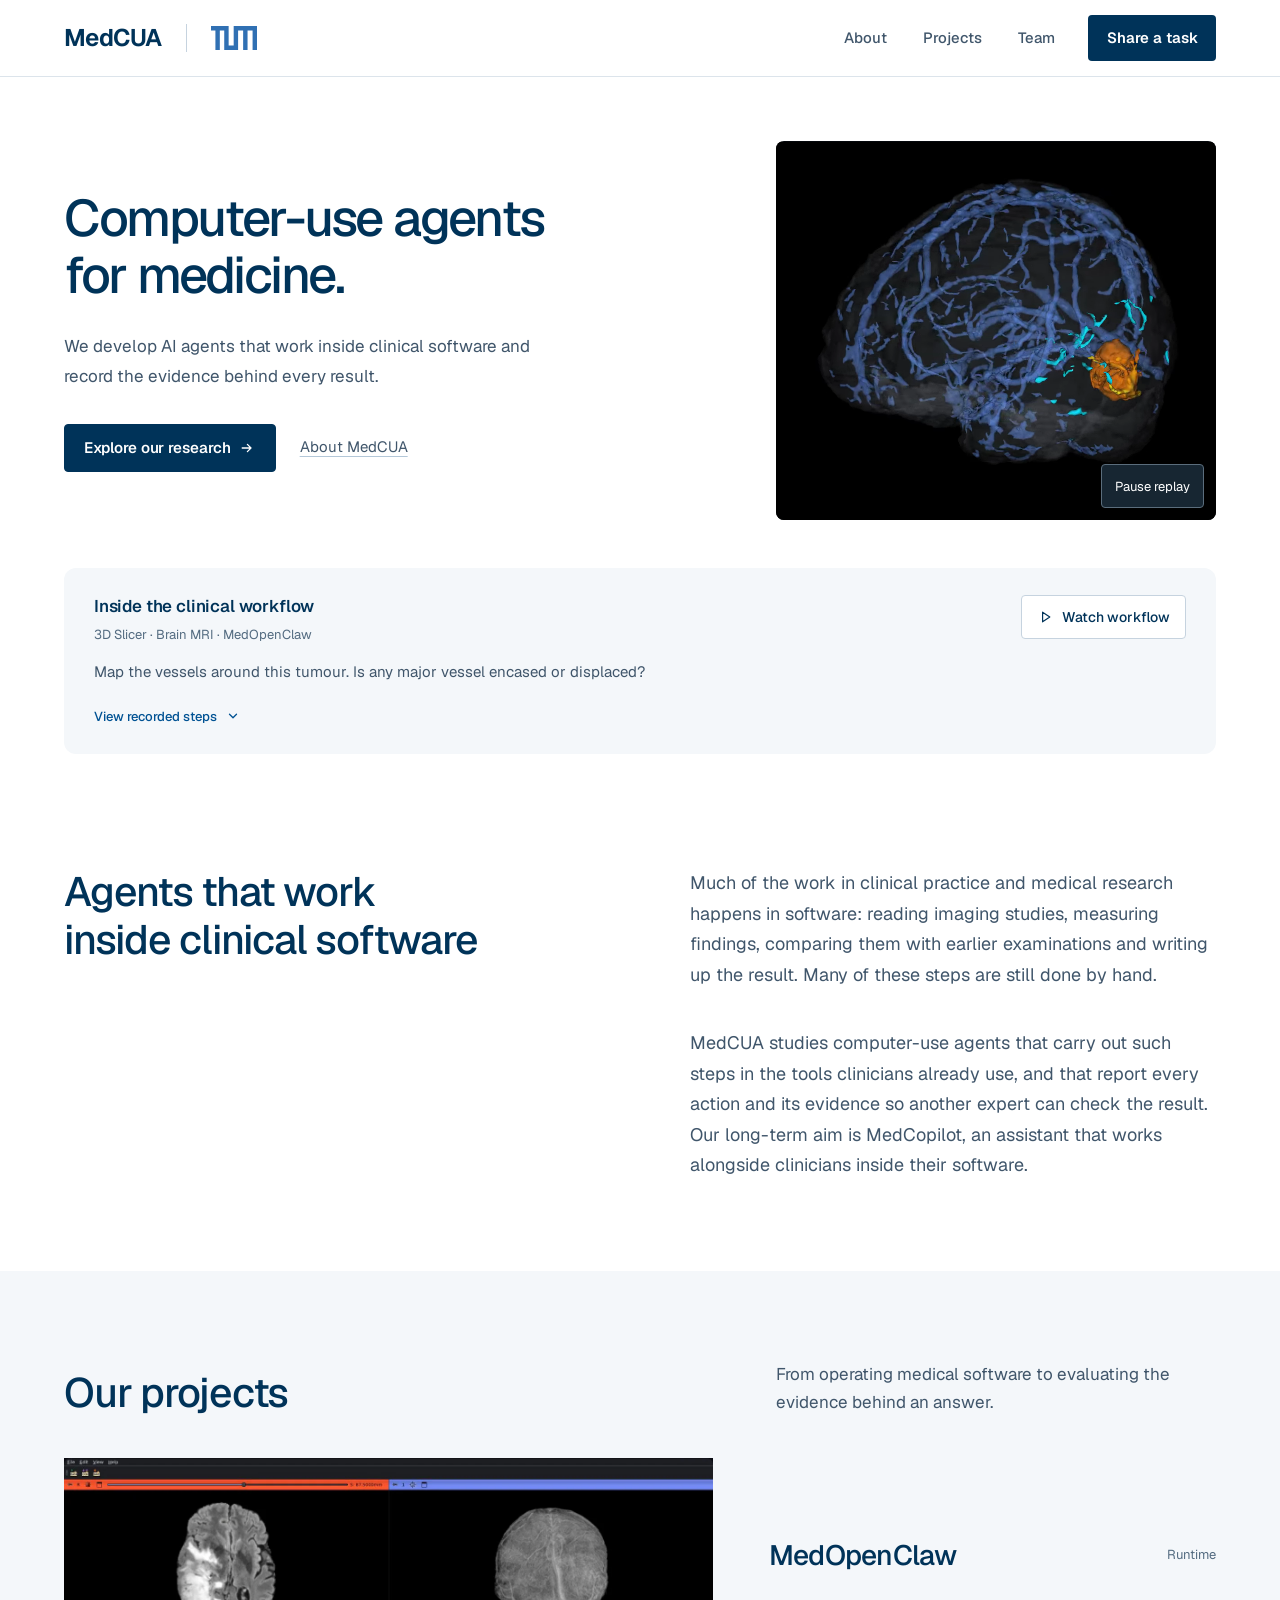
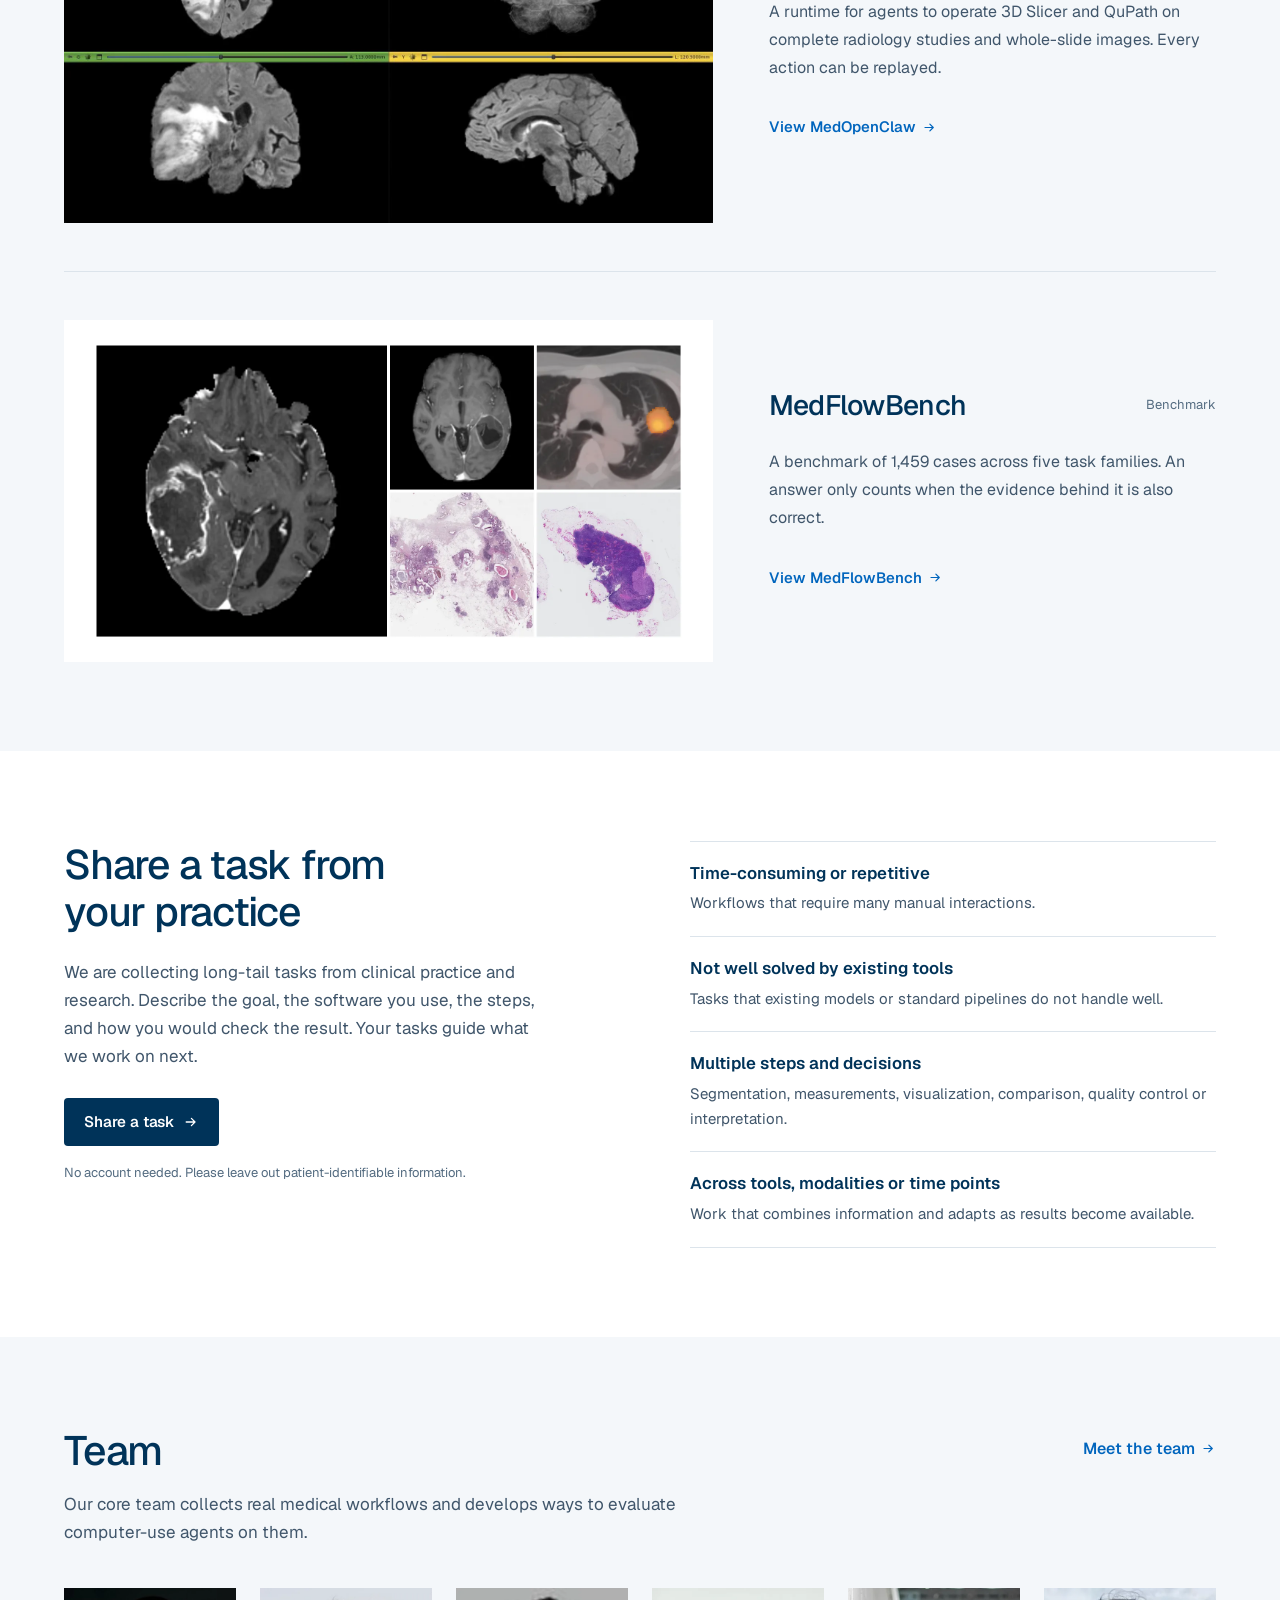
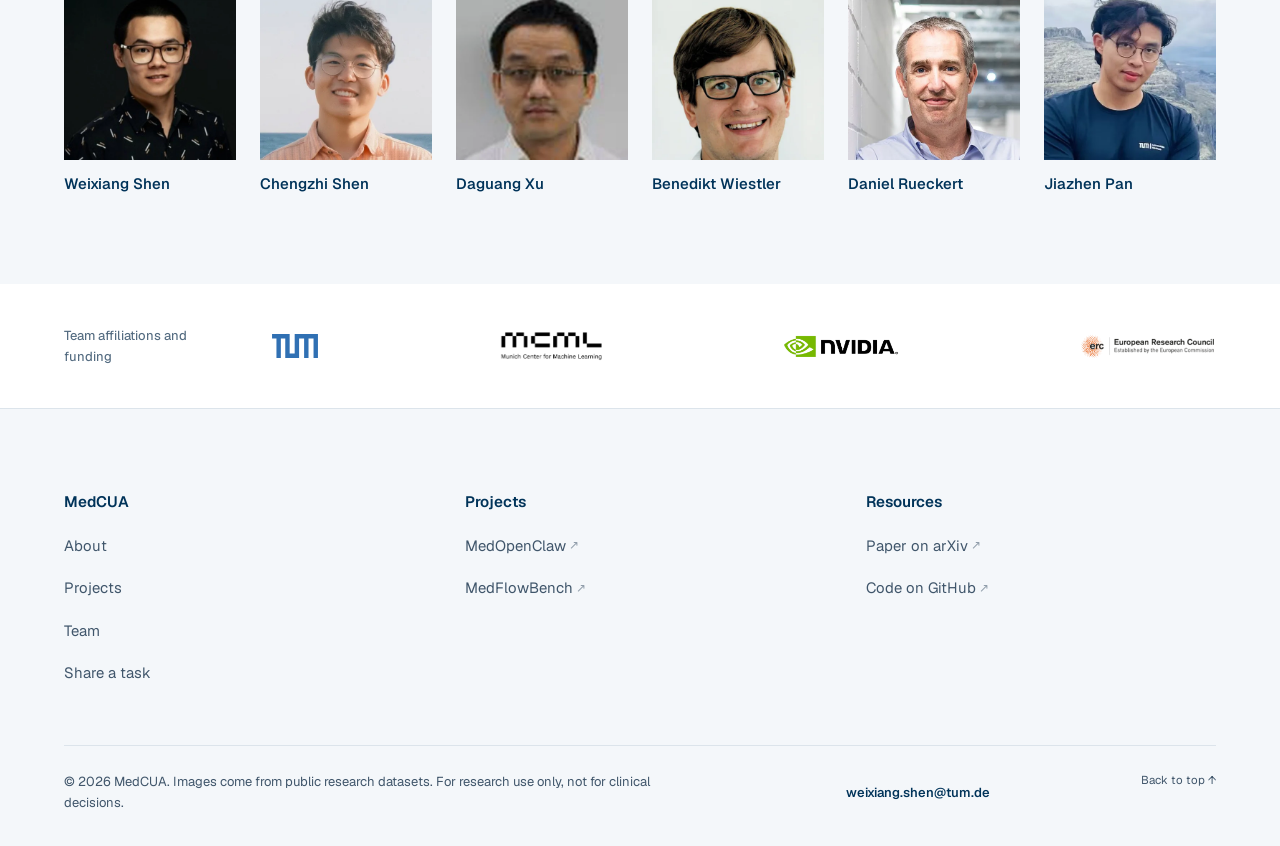
<file: index.html>
<!doctype html>
<html lang="en">
<head>
  <meta charset="utf-8">
  <meta name="viewport" content="width=device-width, initial-scale=1, viewport-fit=cover">
  <title>MedCUA · Computer-use agents for medicine</title>
  <meta name="description" content="MedCUA develops AI agents that operate clinical software and record the evidence behind every result.">
  <meta name="theme-color" content="#ffffff">
  <link rel="canonical" href="https://jakobshen.github.io/MedCUA/">
  <meta property="og:type" content="website">
  <meta property="og:site_name" content="MedCUA">
  <meta property="og:title" content="MedCUA · Computer-use agents for medicine">
  <meta property="og:description" content="AI agents that operate clinical software and record the evidence behind every result.">
  <meta property="og:url" content="https://jakobshen.github.io/MedCUA/">
  <meta property="og:image" content="https://jakobshen.github.io/MedCUA/assets/og-image.png">
  <meta property="og:image:width" content="1200">
  <meta property="og:image:height" content="630">
  <meta name="twitter:card" content="summary_large_image">
  <link rel="icon" href="assets/mark.svg" type="image/svg+xml">
  <link rel="apple-touch-icon" href="assets/apple-touch-icon.png">
  <link rel="preload" href="assets/fonts/geist.woff2" as="font" type="font/woff2" crossorigin>
  <link rel="stylesheet" href="site.css?v=13">
  <link rel="stylesheet" href="editorial.css?v=4">
  <script>document.documentElement.classList.add('js')</script>
  <script src="editorial.js?v=1" defer></script>
</head>
<body class="editorial page-home">
  <a class="skip-link" href="#main">Skip to content</a>

  <header class="site-header" data-header>
    <div class="shell header-inner">
      <a class="brand" href="./" aria-label="MedCUA home">
        <span class="brand-name">MedCUA</span><span class="brand-affiliation"><img src="assets/logos/tum.svg" alt="Technical University of Munich" width="46" height="24"></span>
      </a>
      <button class="nav-toggle" type="button" aria-expanded="false" aria-controls="site-nav"><span class="nav-toggle-icon" aria-hidden="true"></span>Menu</button>
      <nav class="nav" id="site-nav" aria-label="Primary">
        <a href="#about">About</a>
        <a href="projects/">Projects</a>
        <a href="team/">Team</a>
        <a class="nav-cta" href="contribute/">Share a task</a>
      </nav>
    </div>
  </header>

  <main id="main">
    <section class="research-hero" aria-labelledby="hero-title">
      <div class="shell">
        <div class="research-composition">
          <div class="research-intro">
            <h1 class="research-title" id="hero-title">Computer-use agents <span>for medicine.</span></h1>
            <p class="research-description">We develop AI agents that work inside clinical software and record the evidence behind every result.</p>
            <div class="hero-actions">
              <a class="btn btn-primary" href="projects/">Explore our research <svg viewBox="0 0 20 20" fill="none" stroke="currentColor" stroke-width="1.6" stroke-linecap="round" stroke-linejoin="round" aria-hidden="true"><path d="M4 10h11M10.5 5.5 15 10l-4.5 4.5"/></svg></a>
              <a class="hero-secondary" href="#about">About MedCUA</a>
            </div>
          </div>
          <div class="replay-media">
            <video class="replay-video" muted loop playsinline preload="metadata" poster="assets/media/hero-brain-poster.webp" aria-label="MedOpenClaw brain tumour and vessel mapping replay in 3D Slicer" data-replay-video>
              <source src="assets/media/hero-brain-sm.webm" type="video/webm" media="(max-width: 700px)">
              <source src="assets/media/hero-brain-sm.mp4" type="video/mp4" media="(max-width: 700px)">
              <source src="assets/media/hero-brain.webm" type="video/webm">
              <source src="assets/media/hero-brain.mp4" type="video/mp4">
            </video>
            <button class="replay-control" type="button" data-replay-toggle hidden>Play replay</button>

          </div>
        </div>
        <section class="research-case" aria-labelledby="case-title">
          <div class="research-case-intro">
            <h2 id="case-title">Inside the clinical workflow</h2>
            <p class="research-case-context">3D Slicer · Brain MRI · MedOpenClaw</p>
            <p class="research-case-question">Map the vessels around this tumour. Is any major vessel encased or displaced?</p>
          </div>
          <a class="replay-link" href="https://jakobshen.github.io/MedOpenClaw/demos/">
            <svg viewBox="0 0 20 20" fill="none" stroke="currentColor" stroke-width="1.5" stroke-linejoin="round" aria-hidden="true"><path d="m7 4 9 6-9 6V4Z"/></svg>
            Watch workflow
          </a>
          <details class="run-details">
            <summary><span>View recorded steps</span><svg viewBox="0 0 16 16" fill="none" stroke="currentColor" stroke-width="1.5" stroke-linecap="round" stroke-linejoin="round" aria-hidden="true"><path d="m4 6 4 4 4-4"/></svg></summary>
            <div class="run-detail-grid">
              <p>Public research case: UCSF-PDGM-0036 in 3D Slicer, using a contrast-enhanced T1 MRI. Research use only.</p>
              <ol>
                <li><span class="run-step">Locate enhancing tumour</span><span class="run-value">T1c</span></li>
                <li><span class="run-step">Segment with a local threshold</span><span class="run-value">5.21 cm³</span></li>
                <li><span class="run-step">Apply the VMTK vesselness filter</span><span class="run-value">0.6–2.2 mm</span></li>
                <li><span class="run-step">Find candidates in a 3–25 mm band</span><span class="run-value">22 candidates</span></li>
                <li><span class="run-step">Measure the nearest eligible candidate</span><span class="run-value">3.16 mm</span></li>
              </ol>
            </div>
          </details>
        </section>
      </div>
    </section>

    <section class="section" id="about" aria-labelledby="about-title">
      <div class="shell about-grid">
        <h2 class="h2" id="about-title">Agents that work inside clinical software</h2>
        <div class="about-text">
          <p>Much of the work in clinical practice and medical research happens in software: reading imaging studies, measuring findings, comparing them with earlier examinations and writing up the result. Many of these steps are still done by hand.</p>
          <p>MedCUA studies computer-use agents that carry out such steps in the tools clinicians already use, and that report every action and its evidence so another expert can check the result. Our long-term aim is MedCopilot, an assistant that works alongside clinicians inside their software.</p>
        </div>
      </div>
    </section>

    <section class="section research-projects" id="projects" aria-labelledby="projects-title">
      <div class="shell">
        <div class="research-head">
          <h2 class="h2" id="projects-title">Our projects</h2>
          <p>From operating medical software to evaluating the evidence behind an answer.</p>
        </div>
        <div class="research-project-grid">
          <article class="research-project">
            <a class="research-project-image research-project-image--viewer" href="https://jakobshen.github.io/MedOpenClaw/" aria-label="Visit MedOpenClaw">
              <img src="assets/media/projects/slicer-workflow.webp" width="1440" height="810" alt="A real MedOpenClaw run in 3D Slicer, with axial, coronal, sagittal and three-dimensional views of a brain MRI." loading="lazy">
            </a>
            <div class="research-project-body">
            <div class="research-project-title"><h3>MedOpenClaw</h3><span>Runtime</span></div>
            <p>A runtime for agents to operate 3D Slicer and QuPath on complete radiology studies and whole-slide images. Every action can be replayed.</p>
            <a class="link-arrow" href="https://jakobshen.github.io/MedOpenClaw/">View MedOpenClaw <svg viewBox="0 0 20 20" fill="none" stroke="currentColor" stroke-width="1.6" stroke-linecap="round" stroke-linejoin="round" aria-hidden="true"><path d="M4 10h11M10.5 5.5 15 10l-4.5 4.5"/></svg></a>
            </div>
          </article>
          <article class="research-project">
            <a class="research-project-image" href="https://jakobshen.github.io/MedOpenClaw/medflowbench/" aria-label="Visit MedFlowBench">
              <img src="assets/media/projects/medflowbench-tasks.webp" width="1600" height="800" alt="Five MedFlowBench task families across radiology and pathology." loading="lazy">
            </a>
            <div class="research-project-body">
            <div class="research-project-title"><h3>MedFlowBench</h3><span>Benchmark</span></div>
            <p>A benchmark of 1,459 cases across five task families. An answer only counts when the evidence behind it is also correct.</p>
            <a class="link-arrow" href="https://jakobshen.github.io/MedOpenClaw/medflowbench/">View MedFlowBench <svg viewBox="0 0 20 20" fill="none" stroke="currentColor" stroke-width="1.6" stroke-linecap="round" stroke-linejoin="round" aria-hidden="true"><path d="M4 10h11M10.5 5.5 15 10l-4.5 4.5"/></svg></a>
            </div>
          </article>
        </div>
      </div>
    </section>

    <section class="section task-call" id="contribute" aria-labelledby="contribute-title">
      <div class="shell task-call-grid">
        <div class="task-call-copy">
          <h2 class="h2" id="contribute-title">Share a task from your practice</h2>
          <p>We are collecting long-tail tasks from clinical practice and research. Describe the goal, the software you use, the steps, and how you would check the result. Your tasks guide what we work on next.</p>
          <a class="btn btn-primary" href="contribute/">Share a task <svg viewBox="0 0 20 20" fill="none" stroke="currentColor" stroke-width="1.6" stroke-linecap="round" stroke-linejoin="round" aria-hidden="true"><path d="M4 10h11M10.5 5.5 15 10l-4.5 4.5"/></svg></a>
          <span class="task-call-note">No account needed. Please leave out patient-identifiable information.</span>
        </div>
        <ul class="task-criteria" aria-label="The tasks we are looking for">
          <li><h3>Time-consuming or repetitive</h3><p>Workflows that require many manual interactions.</p></li>
          <li><h3>Not well solved by existing tools</h3><p>Tasks that existing models or standard pipelines do not handle well.</p></li>
          <li><h3>Multiple steps and decisions</h3><p>Segmentation, measurements, visualization, comparison, quality control or interpretation.</p></li>
          <li><h3>Across tools, modalities or time points</h3><p>Work that combines information and adapts as results become available.</p></li>
        </ul>
      </div>
    </section>

    <section class="section team-preview" id="team" aria-labelledby="team-title">
      <div class="shell">
        <div class="research-head">
          <div>
            <h2 class="h2" id="team-title">Team</h2>
            <p>Our core team collects real medical workflows and develops ways to evaluate computer-use agents on them.</p>
          </div>
          <a class="link-arrow" href="team/">Meet the team <svg viewBox="0 0 20 20" fill="none" stroke="currentColor" stroke-width="1.6" stroke-linecap="round" stroke-linejoin="round" aria-hidden="true"><path d="M4 10h11M10.5 5.5 15 10l-4.5 4.5"/></svg></a>
        </div>
        <ul class="team-preview-list" aria-label="Core team members">
          <li><a href="https://aim-lab.io/author/weixiang-shen/"><img src="assets/team/weixiang-shen.webp?v=aim" width="480" height="480" alt="Weixiang Shen" loading="lazy"><span>Weixiang Shen</span></a></li>
          <li><a href="https://zuseschoolrelai.de/people/scientists/chengzhi-shen/"><img src="assets/team/chengzhi-shen.webp" width="480" height="480" alt="Chengzhi Shen" loading="lazy"><span>Chengzhi Shen</span></a></li>
          <li><a href="team/"><img src="assets/team/daguang-xu.webp" width="480" height="480" alt="Daguang Xu" loading="lazy"><span>Daguang Xu</span></a></li>
          <li><a href="https://www.professoren.tum.de/en/wiestler-benedikt"><img src="assets/team/benedikt-wiestler.webp" width="480" height="480" alt="Benedikt Wiestler" loading="lazy"><span>Benedikt Wiestler</span></a></li>
          <li><a href="https://www.professoren.tum.de/en/rueckert-daniel"><img src="assets/team/daniel-rueckert.webp" width="480" height="480" alt="Daniel Rueckert" loading="lazy"><span>Daniel Rueckert</span></a></li>
          <li><a href="team/"><img src="assets/team/jiazhen-pan-portrait.webp" width="480" height="480" alt="Jiazhen Pan" loading="lazy"><span>Jiazhen Pan</span></a></li>
        </ul>
      </div>
    </section>
    <section class="partners" aria-labelledby="partners-label">
      <div class="shell partners-inner">
        <h2 class="partners-label" id="partners-label">Team affiliations and funding</h2>
        <ul class="logo-row">
          <li><a href="https://www.tum.de/en/" aria-label="Technical University of Munich"><img class="logo logo--tum" src="assets/logos/tum.svg" alt="Technical University of Munich" width="73" height="38" loading="lazy"></a></li>
          <li><a href="https://mcml.ai/" aria-label="Munich Center for Machine Learning"><img class="logo logo--mcml" src="assets/logos/mcml.webp" alt="Munich Center for Machine Learning" width="101" height="28" loading="lazy"></a></li>
          <li><a href="https://www.nvidia.com/" aria-label="NVIDIA"><img class="logo logo--nvidia" src="assets/logos/nvidia.webp" alt="NVIDIA" width="131" height="24" loading="lazy"></a></li>
          <li><a href="https://erc.europa.eu/" aria-label="European Research Council"><img class="logo logo--erc" src="assets/logos/erc.webp" alt="European Research Council" width="150" height="26" loading="lazy"></a></li>
        </ul>
      </div>
    </section>

  </main>

  <footer class="site-footer">
    <div class="shell footer-top">
      <nav class="footer-col" aria-labelledby="f-initiative">
        <h2 id="f-initiative">MedCUA</h2>
        <ul>
          <li><a href="#about">About</a></li>
          <li><a href="projects/">Projects</a></li>
          <li><a href="team/">Team</a></li>
          <li><a href="contribute/">Share a task</a></li>
        </ul>
      </nav>
      <nav class="footer-col" aria-labelledby="f-projects">
        <h2 id="f-projects">Projects</h2>
        <ul>
          <li><a href="https://jakobshen.github.io/MedOpenClaw/">MedOpenClaw <span class="ext" aria-hidden="true">↗</span></a></li>
          <li><a href="https://jakobshen.github.io/MedOpenClaw/medflowbench/">MedFlowBench <span class="ext" aria-hidden="true">↗</span></a></li>
        </ul>
      </nav>
      <nav class="footer-col" aria-labelledby="f-resources">
        <h2 id="f-resources">Resources</h2>
        <ul>
          <li><a href="https://arxiv.org/abs/2603.24649">Paper on arXiv <span class="ext" aria-hidden="true">↗</span></a></li>
          <li><a href="https://github.com/jakobshen/MedOpenClaw">Code on GitHub <span class="ext" aria-hidden="true">↗</span></a></li>
        </ul>
      </nav>
    </div>
    <div class="shell footer-bottom">
      <p>© <span data-year>2026</span> MedCUA. Images come from public research datasets. For research use only, not for clinical decisions.</p>
      <a class="footer-mail" href="mailto:weixiang.shen@tum.de">weixiang.shen@tum.de</a>
      <a class="to-top" href="#main">Back to top <span aria-hidden="true">↑</span></a>
    </div>
  </footer>
</body>
</html>
</file>
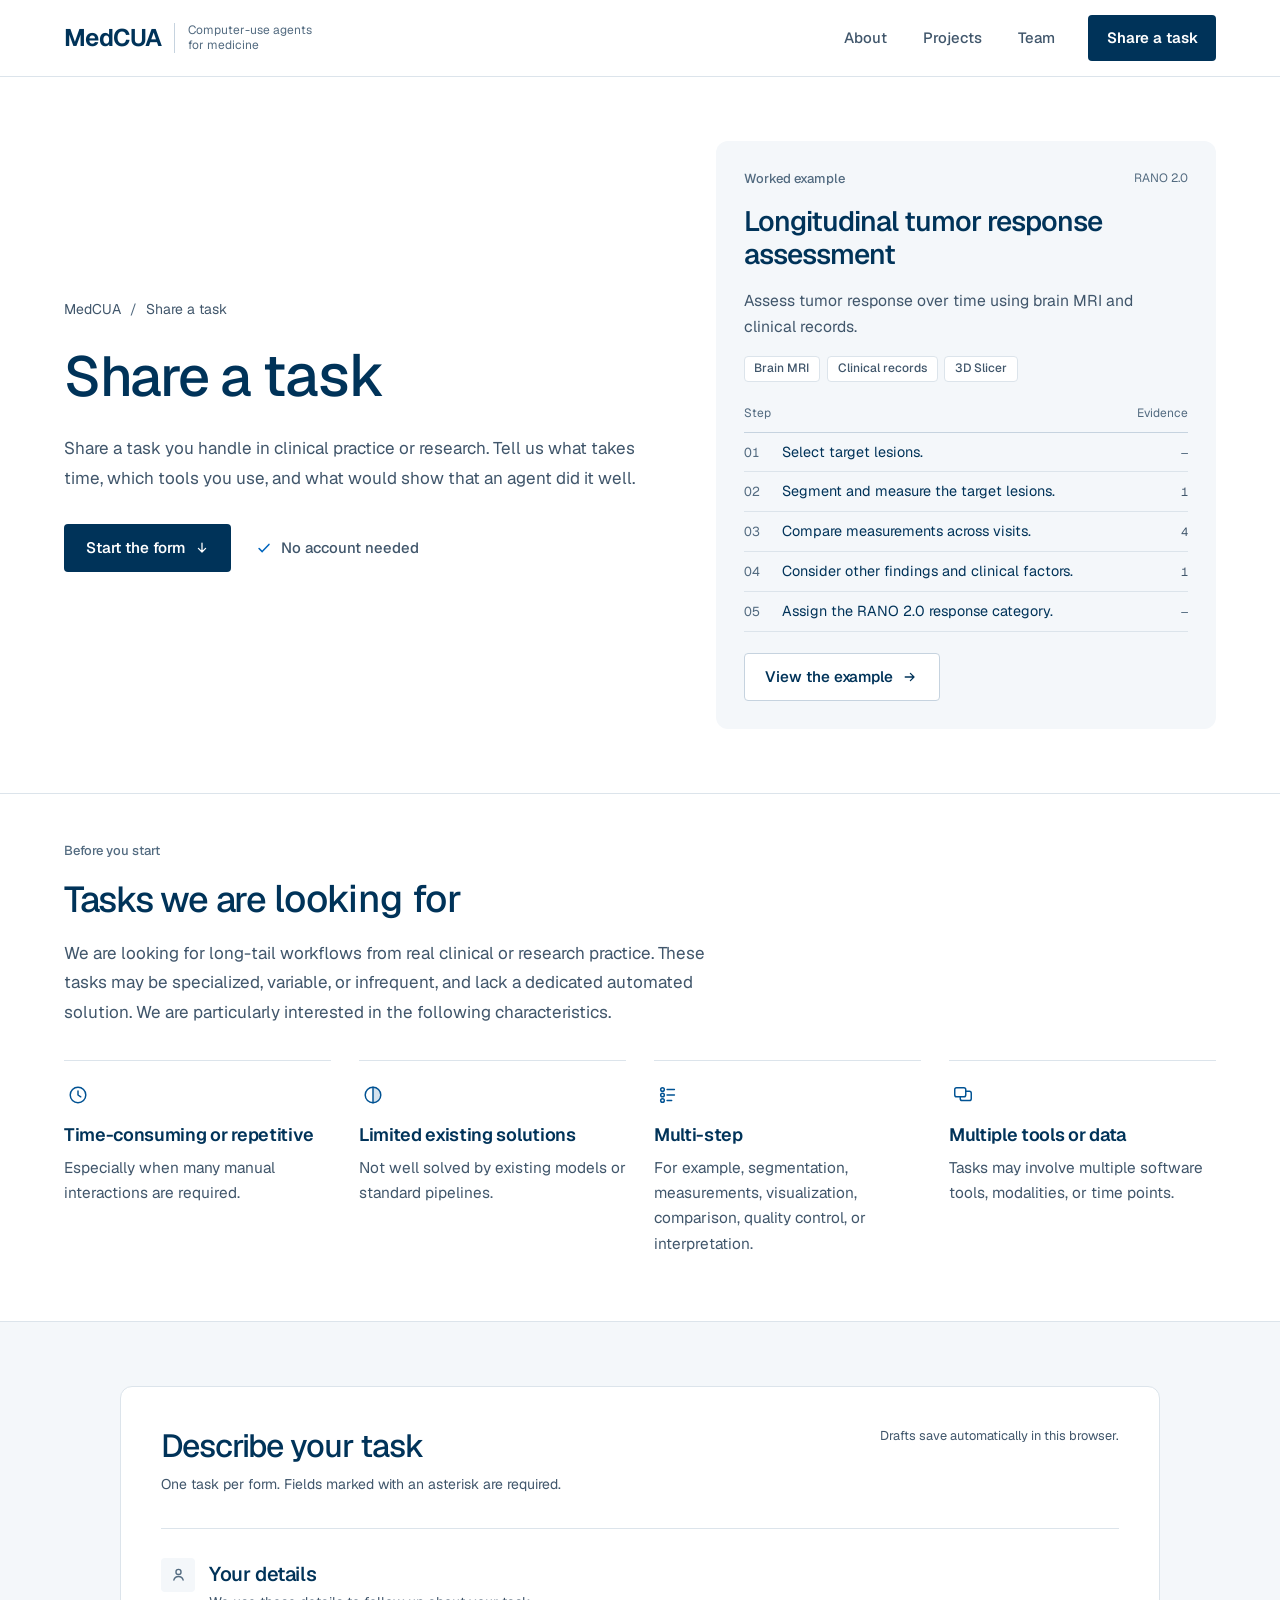
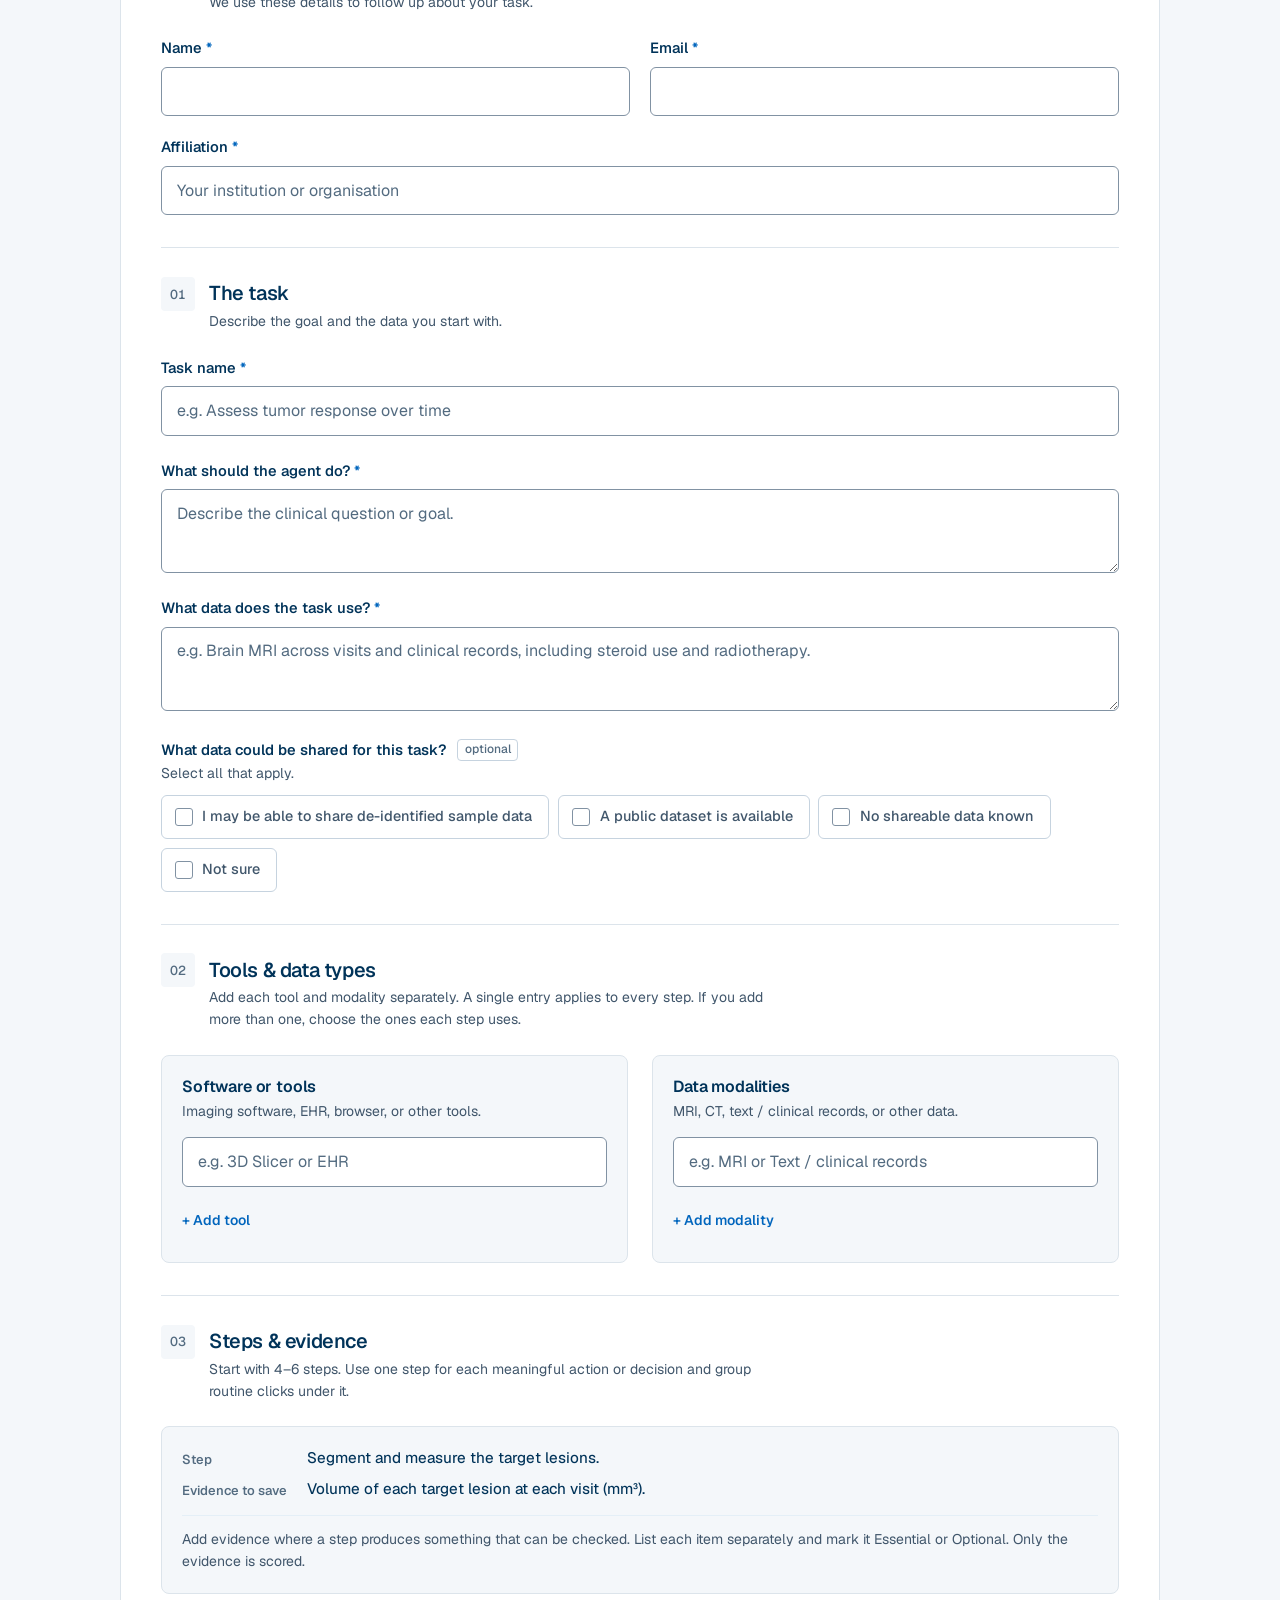
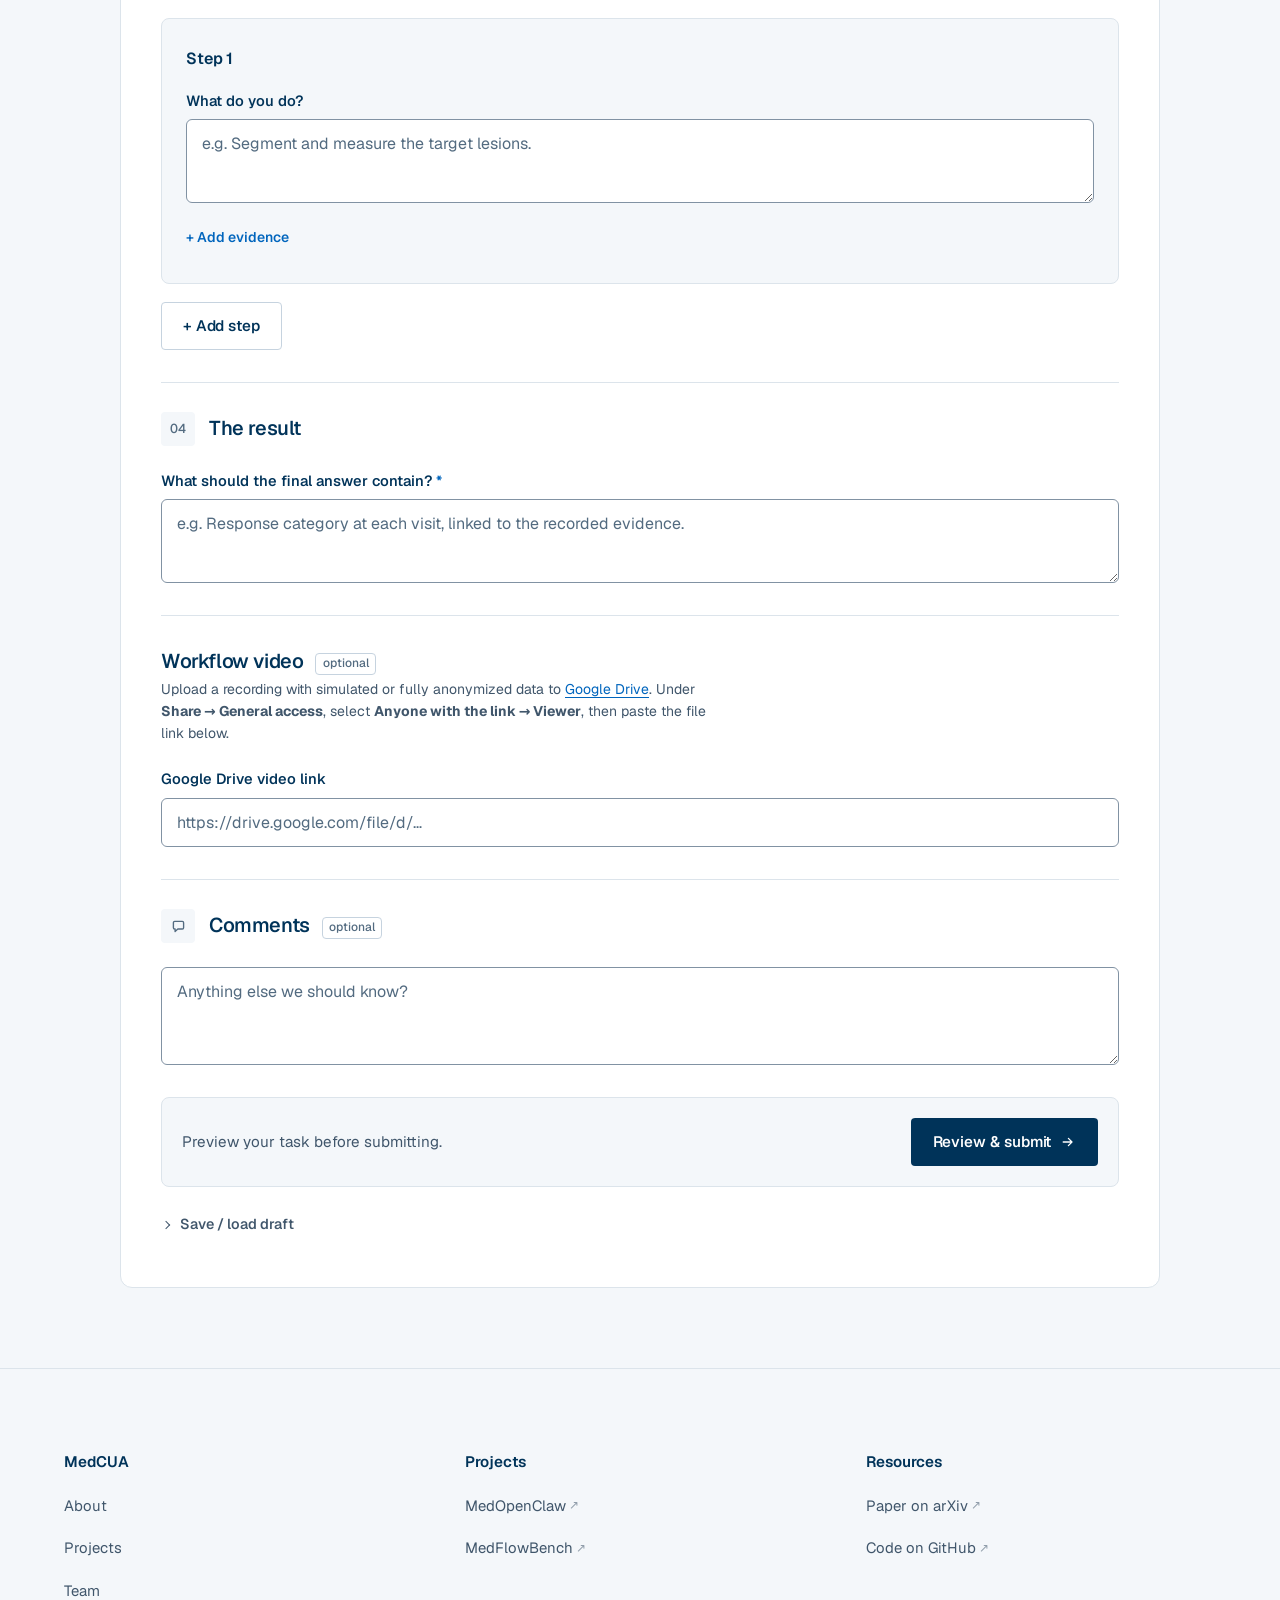
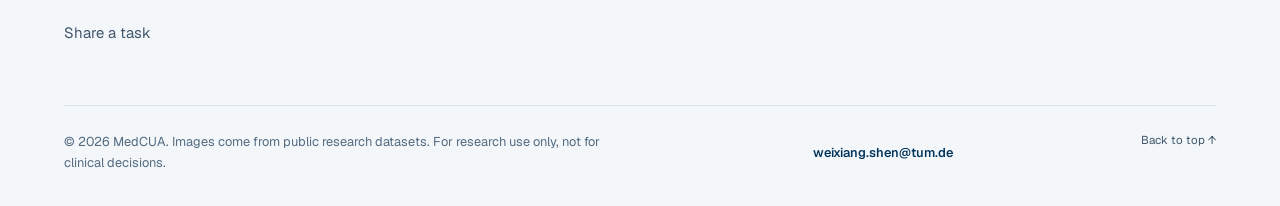
<file: contribute/index.html>
<!doctype html>
<html lang="en">
<head>
  <meta charset="utf-8">
  <meta name="viewport" content="width=device-width, initial-scale=1, viewport-fit=cover">
  <title>Share a task · MedCUA</title>
  <meta name="description" content="Share a clinical or research task with MedCUA.">
  <meta name="theme-color" content="#ffffff">
  <link rel="canonical" href="https://jakobshen.github.io/MedCUA/contribute/">
  <meta property="og:type" content="website">
  <meta property="og:site_name" content="MedCUA">
  <meta property="og:title" content="Share a task · MedCUA">
  <meta property="og:description" content="Share a clinical or research task with MedCUA.">
  <meta property="og:url" content="https://jakobshen.github.io/MedCUA/contribute/">
  <meta property="og:image" content="https://jakobshen.github.io/MedCUA/assets/og-image.png">
  <meta property="og:image:width" content="1200">
  <meta property="og:image:height" content="630">
  <meta name="twitter:card" content="summary_large_image">
  <link rel="icon" href="../assets/mark.svg" type="image/svg+xml">
  <link rel="apple-touch-icon" href="../assets/apple-touch-icon.png">
  <link rel="preload" href="../assets/fonts/geist.woff2" as="font" type="font/woff2" crossorigin>
  <link rel="stylesheet" href="../site.css?v=13">
  <link rel="stylesheet" href="style.css?v=7">
  <link rel="stylesheet" href="appearance.css?v=1" media="screen">
  <script>document.documentElement.classList.add('js')</script>
  <script src="../site.js?v=9" defer></script>
</head>
<body class="page-contribute">
  <a class="skip-link" href="#main">Skip to content</a>

  <header class="site-header" data-header>
    <div class="shell header-inner">
      <a class="brand" href="../" aria-label="MedCUA home">
        <img class="brand-mark" src="../assets/mark.svg" width="30" height="30" alt="">
        <span class="brand-name">MedCUA</span>
        <span class="brand-sub">Computer-use agents<br>for medicine</span>
      </a>
      <button class="nav-toggle" type="button" aria-expanded="false" aria-controls="site-nav"><span class="nav-toggle-icon" aria-hidden="true"></span>Menu</button>
      <nav class="nav" id="site-nav" aria-label="Primary">
        <a href="../#about">About</a>
        <a href="../projects/">Projects</a>
        <a href="../team/">Team</a>
        <a class="nav-cta" href="../contribute/" aria-current="page">Share a task</a>
      </nav>
    </div>
  </header>

  <main id="main">
    <!-- Hero with the worked example -->
    <section class="page-hero" aria-labelledby="page-title">
      <div class="page-hero-bg" aria-hidden="true"></div>
      <div class="shell contribute-hero">
        <div class="page-hero-inner">
          <p class="crumbs"><a href="../">MedCUA</a><span aria-hidden="true">/</span><span>Share a task</span></p>
          <h1 class="page-title" id="page-title">Share a <em>task</em></h1>
          <p class="lead">Share a task you handle in clinical practice or research. Tell us what takes time, which tools you use, and what would show that an agent did it well.</p>
          <div class="hero-cta">
            <a class="btn btn-primary btn-down" href="#task-form">Start the form <svg viewBox="0 0 20 20" fill="none" stroke="currentColor" stroke-width="1.6" stroke-linecap="round" stroke-linejoin="round" aria-hidden="true"><path d="M10 4v11M5.5 10.5 10 15l4.5-4.5"/></svg></a>
            <p class="hero-note"><svg viewBox="0 0 20 20" fill="none" stroke="currentColor" stroke-width="1.7" stroke-linecap="round" stroke-linejoin="round" aria-hidden="true"><path d="m4.5 10.5 3.5 3.5 7.5-8"/></svg>No account needed</p>
          </div>
        </div>

        <aside class="example-bar" aria-labelledby="worked-example-heading">
          <div class="example-bar-head">
            <p class="eyebrow">Worked example</p>
            <p class="example-bar-meta">RANO 2.0</p>
          </div>
          <h2 id="worked-example-heading" class="example-bar-title">Longitudinal tumor response assessment</h2>
          <p class="example-bar-copy">Assess tumor response over time using brain MRI and clinical records.</p>
          <ul class="tag-row" aria-label="Data and tools"><li class="chip">Brain MRI</li><li class="chip">Clinical records</li><li class="chip">3D Slicer</li></ul>
          <div class="example-preview">
            <p class="example-preview-head" aria-hidden="true"><span>Step</span><span>Evidence</span></p>
            <ol aria-label="Steps in the worked example">
              <li><span class="n" aria-hidden="true">01</span><span class="t">Select target lesions.</span><span class="e is-none"><span class="sr-only">Evidence items: none</span><span aria-hidden="true">—</span></span></li>
              <li><span class="n" aria-hidden="true">02</span><span class="t">Segment and measure the target lesions.</span><span class="e"><span class="sr-only">Evidence items:</span> 1</span></li>
              <li><span class="n" aria-hidden="true">03</span><span class="t">Compare measurements across visits.</span><span class="e"><span class="sr-only">Evidence items:</span> 4</span></li>
              <li><span class="n" aria-hidden="true">04</span><span class="t">Consider other findings and clinical factors.</span><span class="e"><span class="sr-only">Evidence items:</span> 1</span></li>
              <li><span class="n" aria-hidden="true">05</span><span class="t">Assign the RANO 2.0 response category.</span><span class="e is-none"><span class="sr-only">Evidence items: none</span><span aria-hidden="true">—</span></span></li>
            </ol>
          </div>
          <button class="btn btn-ghost example-open" type="button" data-example="ranoTumorAssessment" aria-haspopup="dialog" aria-controls="example-dialog">View the example <svg viewBox="0 0 20 20" fill="none" stroke="currentColor" stroke-width="1.6" stroke-linecap="round" stroke-linejoin="round" aria-hidden="true"><path d="M4 10h11M10.5 5.5 15 10l-4.5 4.5"/></svg></button>
          <p id="example-status" class="small status-message" role="status"></p>
        </aside>
      </div>
    </section>

    <!-- Tasks we are looking for -->
    <section class="section criteria-section" aria-labelledby="task-criteria-heading">
      <div class="shell">
        <div class="section-head">
          <p class="eyebrow" data-reveal>Before you start</p>
          <h2 class="h2" id="task-criteria-heading" data-reveal>Tasks we are <em>looking for</em></h2>
          <p class="lead" data-reveal>We are looking for long-tail workflows from real clinical or research practice. These tasks may be specialized, variable, or infrequent, and lack a dedicated automated solution. We are particularly interested in the following characteristics.</p>
        </div>
        <ul class="criteria">
          <li class="criterion" data-reveal style="--d:0">
            <div class="criterion-top">
              <span class="criterion-icon" aria-hidden="true"><svg viewBox="0 0 24 24" fill="none" stroke="currentColor" stroke-width="1.6" stroke-linecap="round" stroke-linejoin="round"><circle cx="12" cy="12" r="8.5"/><path d="M12 7.5V12l3 2"/></svg></span>
              <span class="num" aria-hidden="true">01</span>
            </div>
            <h3 class="h3">Time-consuming or repetitive</h3>
            <p>Especially when many manual interactions are required.</p>
          </li>
          <li class="criterion" data-reveal style="--d:1">
            <div class="criterion-top">
              <span class="criterion-icon" aria-hidden="true"><svg viewBox="0 0 24 24" fill="none" stroke="currentColor" stroke-width="1.6" stroke-linecap="round" stroke-linejoin="round"><path d="M12 3.5a8.5 8.5 0 0 1 0 17z" fill="currentColor" fill-opacity=".16" stroke="none"/><circle cx="12" cy="12" r="8.5"/><path d="M12 3.5v17"/></svg></span>
              <span class="num" aria-hidden="true">02</span>
            </div>
            <h3 class="h3">Limited existing solutions</h3>
            <p>Not well solved by existing models or standard pipelines.</p>
          </li>
          <li class="criterion" data-reveal style="--d:2">
            <div class="criterion-top">
              <span class="criterion-icon" aria-hidden="true"><svg viewBox="0 0 24 24" fill="none" stroke="currentColor" stroke-width="1.6" stroke-linecap="round" stroke-linejoin="round"><circle cx="6" cy="6" r="2"/><circle cx="6" cy="12" r="2"/><circle cx="6" cy="18" r="2"/><path d="M11 6h8M11 12h8M11 18h5"/></svg></span>
              <span class="num" aria-hidden="true">03</span>
            </div>
            <h3 class="h3">Multi-step</h3>
            <p>For example, segmentation, measurements, visualization, comparison, quality control, or interpretation.</p>
          </li>
          <li class="criterion" data-reveal style="--d:3">
            <div class="criterion-top">
              <span class="criterion-icon" aria-hidden="true"><svg viewBox="0 0 24 24" fill="none" stroke="currentColor" stroke-width="1.6" stroke-linecap="round" stroke-linejoin="round"><rect x="3" y="4" width="12" height="10" rx="2"/><path d="M9 14v2a2 2 0 0 0 2 2h8a2 2 0 0 0 2-2v-6a2 2 0 0 0-2-2h-4"/></svg></span>
              <span class="num" aria-hidden="true">04</span>
            </div>
            <h3 class="h3">Multiple tools or data</h3>
            <p>Tasks may involve multiple software tools, modalities, or time points.</p>
          </li>
        </ul>
      </div>
    </section>

    <!-- Task form -->
    <div class="section section--tint form-area">
      <div class="collection-shell">
        <div id="submission-result" class="submission-result" hidden role="status"></div>
        <form id="task-form" aria-labelledby="form-heading">
          <div class="form-intro">
            <div>
              <h2 id="form-heading">Describe your task</h2>
              <p class="small muted">One task per form. Fields marked with an asterisk are required.</p>
            </div>
            <p id="save-status" class="small muted draft-status" role="status">Drafts save automatically in this browser.</p>
          </div>
          <noscript><p class="form-alert">Please enable JavaScript to add steps and evidence, save a draft, and prepare your submission, or email your task to <a class="text-link" href="mailto:weixiang.shen@tum.de">weixiang.shen@tum.de</a>.</p></noscript>

          <section class="form-section" aria-labelledby="contributor-heading">
            <div class="section-title"><span class="section-number section-icon" aria-hidden="true"><svg viewBox="0 0 20 20" fill="none" stroke="currentColor" stroke-width="1.6" stroke-linecap="round" stroke-linejoin="round"><circle cx="10" cy="7" r="3"/><path d="M4.5 16.5c.8-2.7 3-4.2 5.5-4.2s4.7 1.5 5.5 4.2"/></svg></span><div><h2 id="contributor-heading">Your details</h2><p class="small muted">We use these details to follow up about your task.</p></div></div>
            <div class="contact-grid contributor-grid">
              <label class="field"><span>Name <span class="required-marker" aria-hidden="true">*</span></span><input name="contactName" required autocomplete="name"></label>
              <label class="field"><span>Email <span class="required-marker" aria-hidden="true">*</span></span><input name="email" type="email" required autocomplete="email"></label>
              <label class="field affiliation-field"><span>Affiliation <span class="required-marker" aria-hidden="true">*</span></span><input name="affiliation" required autocomplete="organization" placeholder="Your institution or organisation"></label>
            </div>
          </section>
          <div hidden aria-hidden="true"><label>Website<input name="website" tabindex="-1" autocomplete="off"></label></div>

          <section class="form-section" aria-labelledby="task-heading">
            <div class="section-title"><span class="section-number" aria-hidden="true">01</span><div><h2 id="task-heading">The task</h2><p class="small muted">Describe the goal and the data you start with.</p></div></div>
            <div class="field-stack">
              <label class="field"><span>Task name <span class="required-marker" aria-hidden="true">*</span></span><input name="taskName" required autocomplete="off" placeholder="e.g. Assess tumor response over time"></label>
              <label class="field"><span>What should the agent do? <span class="required-marker" aria-hidden="true">*</span></span><textarea name="goal" required rows="2" placeholder="Describe the clinical question or goal."></textarea></label>
              <label class="field"><span>What data does the task use? <span class="required-marker" aria-hidden="true">*</span></span><textarea name="dataDescription" required rows="2" placeholder="e.g. Brain MRI across visits and clinical records, including steroid use and radiotherapy."></textarea></label>
              <fieldset class="data-availability" aria-describedby="data-availability-hint">
                <legend>What data could be shared for this task? <span class="optional">optional</span></legend>
                <p id="data-availability-hint" class="small muted">Select all that apply.</p>
                <div id="data-availability-options" class="choice-list"></div>
                <p id="data-sharing-note" class="small muted" hidden>We can follow up about how to share it. Please leave patient details out of this form.</p>
                <label class="field" id="public-dataset-field" hidden><span>Public dataset URL <span class="required-marker" aria-hidden="true">*</span></span><input name="publicDatasetUrl" type="url" placeholder="https://…" autocomplete="off" disabled></label>
              </fieldset>
            </div>
          </section>

          <section class="form-section" aria-labelledby="tools-heading">
            <div class="section-title"><span class="section-number" aria-hidden="true">02</span><div><h2 id="tools-heading">Tools &amp; data types</h2><p class="small muted">Add each tool and modality separately. A single entry applies to every step. If you add more than one, choose the ones each step uses.</p></div></div>
            <div class="setup-grid">
              <div class="setup-column"><h3>Software or tools</h3><p class="small muted">Imaging software, EHR, browser, or other tools.</p><div id="tools-list" class="item-list"></div><button type="button" class="button-text add-control" data-action="add-tool">+ Add tool</button></div>
              <div class="setup-column"><h3>Data modalities</h3><p class="small muted">MRI, CT, text / clinical records, or other data.</p><div id="modalities-list" class="item-list"></div><button type="button" class="button-text add-control" data-action="add-modality">+ Add modality</button></div>
            </div>
          </section>

          <section class="form-section" aria-labelledby="steps-heading">
            <div class="section-title"><span class="section-number" aria-hidden="true">03</span><div><h2 id="steps-heading">Steps &amp; evidence</h2><p class="small muted">Start with 4–6 steps. Use one step for each meaningful action or decision and group routine clicks under it.</p></div></div>
            <div class="evidence-guide">
              <dl><dt>Step</dt><dd>Segment and measure the target lesions.</dd><dt>Evidence to save</dt><dd>Volume of each target lesion at each visit (mm³).</dd></dl>
              <p class="small muted">Add evidence where a step produces something that can be checked. List each item separately and mark it Essential or Optional. Only the evidence is scored.</p>
            </div>
            <div id="steps-list" class="step-list"></div>
            <button type="button" class="button button-secondary add-step" data-action="add-step">+ Add step</button>
          </section>

          <section class="form-section" aria-labelledby="result-heading">
            <div class="section-title"><span class="section-number" aria-hidden="true">04</span><div><h2 id="result-heading">The result</h2></div></div>
            <div class="field-stack">
              <label class="field"><span>What should the final answer contain? <span class="required-marker" aria-hidden="true">*</span></span><textarea name="expectedResult" required rows="2" placeholder="e.g. Response category at each visit, linked to the recorded evidence."></textarea></label>
            </div>
          </section>

          <section class="form-section" aria-labelledby="video-heading">
            <div class="section-title"><div>
              <h2 id="video-heading">Workflow video <span class="optional">optional</span></h2>
              <p id="video-help" class="small muted">Upload a recording with simulated or fully anonymized data to <a class="text-link" href="https://drive.google.com/drive/my-drive" target="_blank" rel="noopener noreferrer">Google Drive</a>. Under <strong>Share → General access</strong>, select <strong>Anyone with the link → Viewer</strong>, then paste the file link below.</p>
            </div></div>
            <label class="field"><span>Google Drive video link</span><input name="videoUrl" type="url" aria-describedby="video-help" autocomplete="off" placeholder="https://drive.google.com/file/d/…"></label>
          </section>

          <section class="form-section" aria-labelledby="comments-heading">
            <div class="section-title"><span class="section-number section-icon" aria-hidden="true"><svg viewBox="0 0 20 20" fill="none" stroke="currentColor" stroke-width="1.6" stroke-linecap="round" stroke-linejoin="round"><path d="M5.5 4h9A1.5 1.5 0 0 1 16 5.5v6a1.5 1.5 0 0 1-1.5 1.5H9.2L6 15.8V13h-.5A1.5 1.5 0 0 1 4 11.5v-6A1.5 1.5 0 0 1 5.5 4z"/></svg></span><div><h2 id="comments-heading">Comments <span class="optional">optional</span></h2></div></div>
            <div class="field"><textarea name="comments" aria-labelledby="comments-heading" rows="3" placeholder="Anything else we should know?"></textarea></div>
          </section>

          <div class="form-finish">
            <p class="small muted">Preview your task before submitting.</p>
            <button id="review-button" class="button" type="submit">Review &amp; submit <svg viewBox="0 0 20 20" fill="none" stroke="currentColor" stroke-width="1.6" stroke-linecap="round" stroke-linejoin="round" aria-hidden="true"><path d="M4 10h11M10.5 5.5 15 10l-4.5 4.5"/></svg></button>
          </div>
          <p id="form-status" class="small status-message" role="status" aria-live="polite"></p>
          <details class="draft-tools"><summary>Save / load draft</summary><div class="draft-actions"><button type="button" class="button button-secondary button-compact" data-action="download-json">Download draft</button><button type="button" class="button button-secondary button-compact" data-action="import-draft">Load draft</button><button type="button" class="button button-secondary button-compact" data-action="copy-summary">Copy summary</button><button type="button" class="button button-secondary button-compact" data-action="print">Print / save PDF</button><input type="file" id="draft-file" accept="application/json,.json" hidden></div><p class="small muted">Downloads include your task, steps, evidence and the Essential or Optional mark on each evidence item.</p></details>
        </form>
      </div>
    </div>
  </main>

  <dialog id="example-dialog" aria-labelledby="example-dialog-title"><div id="example-content"></div></dialog>
  <dialog id="review-dialog" aria-labelledby="review-title">
    <div class="review-heading"><div><p class="eyebrow">Your submission</p><h2 id="review-title">Review your task</h2></div><button type="button" class="button-text close-dialog" data-action="close-review" aria-label="Close review">×</button></div>
    <div id="review-content"></div>
    <div class="review-actions"><button id="submit-task" class="button" type="button">Submit task</button><a id="send-email" class="button button-secondary" href="mailto:weixiang.shen@tum.de">Send by email instead</a><button id="review-copy" type="button" class="button button-secondary">Copy summary</button><button id="review-download" type="button" class="button button-secondary">Download draft</button></div>
    <p id="delivery-note" class="small muted">Your task will be sent to the MedCUA team at <a class="text-link" href="mailto:weixiang.shen@tum.de">weixiang.shen@tum.de</a>.</p>
    <p id="privacy-note" class="small muted">Describe the task without including patient-identifiable information. Submissions are delivered through <a class="text-link" href="https://formspree.io/" target="_blank" rel="noopener noreferrer">Formspree</a>.</p>
    <p id="send-status" class="small status-message" role="status" aria-live="polite"></p>
  </dialog>

  <footer class="site-footer">
    <div class="shell footer-top">
      <nav class="footer-col" aria-labelledby="f-initiative">
        <h2 id="f-initiative">MedCUA</h2>
        <ul>
          <li><a href="../#about">About</a></li>
          <li><a href="../projects/">Projects</a></li>
          <li><a href="../team/">Team</a></li>
          <li><a href="../contribute/">Share a task</a></li>
        </ul>
      </nav>
      <nav class="footer-col" aria-labelledby="f-projects">
        <h2 id="f-projects">Projects</h2>
        <ul>
          <li><a href="https://jakobshen.github.io/MedOpenClaw/">MedOpenClaw <span class="ext" aria-hidden="true">↗</span></a></li>
          <li><a href="https://jakobshen.github.io/MedOpenClaw/medflowbench/">MedFlowBench <span class="ext" aria-hidden="true">↗</span></a></li>
        </ul>
      </nav>
      <nav class="footer-col" aria-labelledby="f-resources">
        <h2 id="f-resources">Resources</h2>
        <ul>
          <li><a href="https://arxiv.org/abs/2603.24649">Paper on arXiv <span class="ext" aria-hidden="true">↗</span></a></li>
          <li><a href="https://github.com/jakobshen/MedOpenClaw">Code on GitHub <span class="ext" aria-hidden="true">↗</span></a></li>
        </ul>
      </nav>
    </div>
    <div class="shell footer-bottom">
      <p>© <span data-year>2026</span> MedCUA. Images come from public research datasets. For research use only, not for clinical decisions.</p>
      <a class="footer-mail" href="mailto:weixiang.shen@tum.de">weixiang.shen@tum.de</a>
      <a class="to-top" href="#main">Back to top <span aria-hidden="true">↑</span></a>
    </div>
  </footer>
  <script type="module" src="./form.js?v=7"></script>
</body>
</html>
</file>
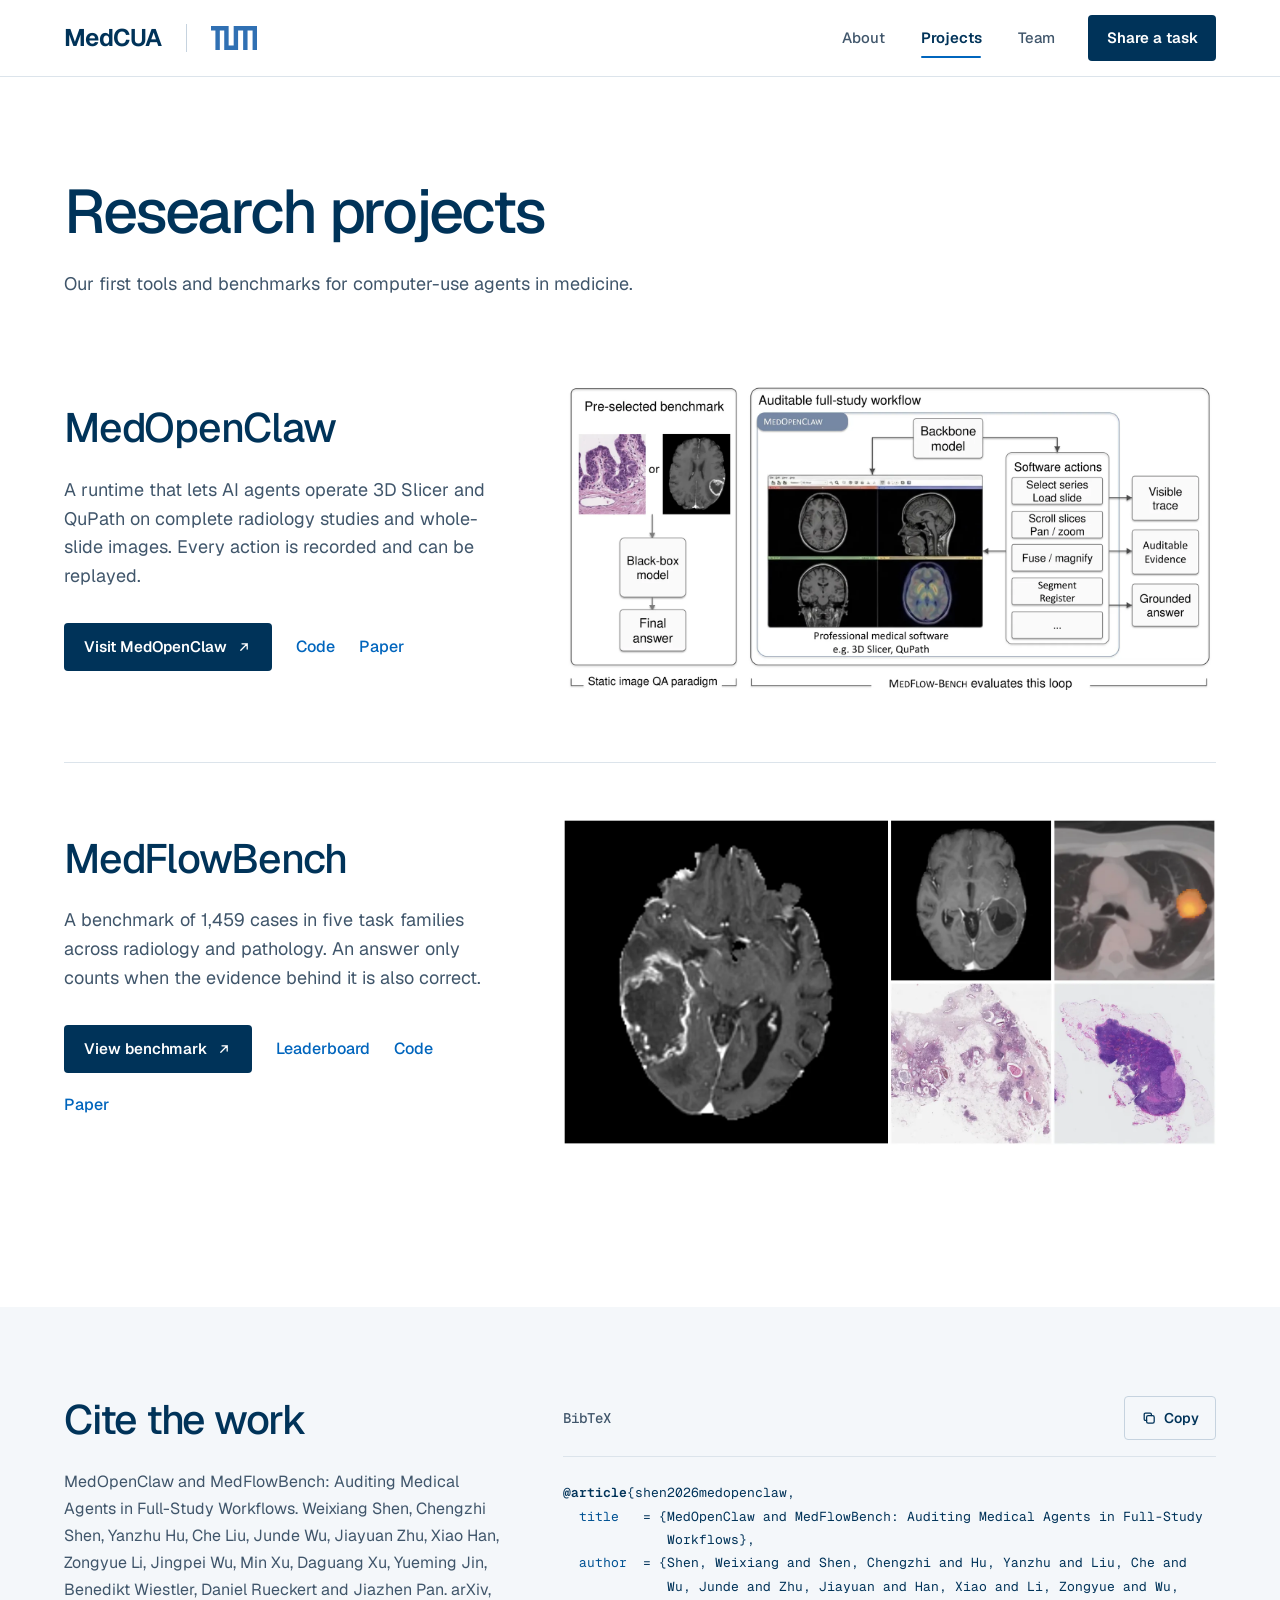
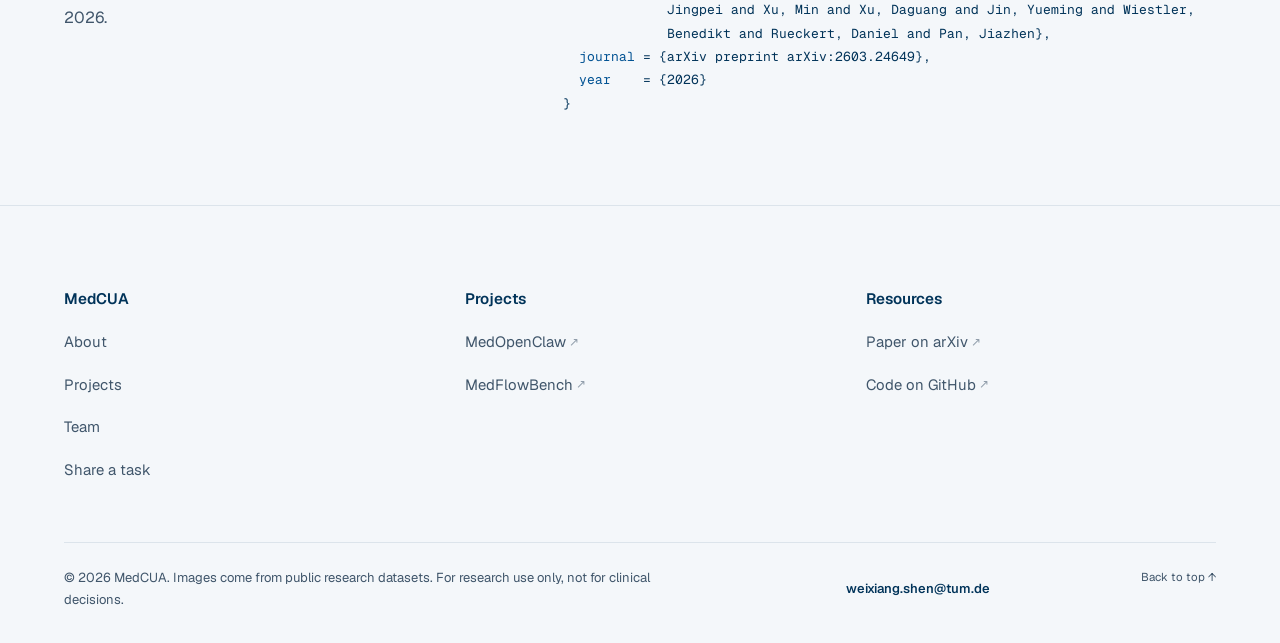
<file: projects/index.html>
<!doctype html>
<html lang="en">
<head>
  <meta charset="utf-8">
  <meta name="viewport" content="width=device-width, initial-scale=1, viewport-fit=cover">
  <title>Projects · MedCUA</title>
  <meta name="description" content="Projects of the MedCUA initiative, starting with MedOpenClaw and MedFlowBench.">
  <meta name="theme-color" content="#ffffff">
  <link rel="canonical" href="https://jakobshen.github.io/MedCUA/projects/">
  <meta property="og:type" content="website">
  <meta property="og:site_name" content="MedCUA">
  <meta property="og:title" content="Projects · MedCUA">
  <meta property="og:description" content="Projects of the MedCUA initiative, starting with MedOpenClaw and MedFlowBench.">
  <meta property="og:url" content="https://jakobshen.github.io/MedCUA/projects/">
  <meta property="og:image" content="https://jakobshen.github.io/MedCUA/assets/og-image.png">
  <meta property="og:image:width" content="1200">
  <meta property="og:image:height" content="630">
  <meta name="twitter:card" content="summary_large_image">
  <link rel="icon" href="../assets/mark.svg" type="image/svg+xml">
  <link rel="apple-touch-icon" href="../assets/apple-touch-icon.png">
  <link rel="preload" href="../assets/fonts/geist.woff2" as="font" type="font/woff2" crossorigin>
  <link rel="stylesheet" href="../site.css?v=13">
  <link rel="stylesheet" href="projects.css?v=4">
  <link rel="stylesheet" href="../editorial.css?v=4">
  <link rel="stylesheet" href="../pages-editorial.css?v=3">
  <script>document.documentElement.classList.add('js')</script>
  <script src="../editorial.js?v=1" defer></script>
  <script src="projects.js?v=3" defer></script>
</head>
<body class="editorial page-projects">
  <a class="skip-link" href="#main">Skip to content</a>

  <header class="site-header" data-header>
    <div class="shell header-inner">
      <a class="brand" href="../" aria-label="MedCUA home">
        <span class="brand-name">MedCUA</span><span class="brand-affiliation"><img src="../assets/logos/tum.svg" alt="Technical University of Munich" width="46" height="24"></span>
      </a>
      <button class="nav-toggle" type="button" aria-expanded="false" aria-controls="site-nav"><span class="nav-toggle-icon" aria-hidden="true"></span>Menu</button>
      <nav class="nav" id="site-nav" aria-label="Primary">
        <a href="../#about">About</a>
        <a href="../projects/" aria-current="page">Projects</a>
        <a href="../team/">Team</a>
        <a class="nav-cta" href="../contribute/">Share a task</a>
      </nav>
    </div>
  </header>

  <main id="main">
    <section class="page-hero" aria-labelledby="page-title">
      <div class="shell page-hero-inner">
        <h1 class="page-title" id="page-title">Research projects</h1>
        <p class="lead">Our first tools and benchmarks for computer-use agents in medicine.</p>
      </div>
    </section>

    <section class="section" aria-label="Projects">
      <div class="shell proj-list">
        <article class="proj" id="medopenclaw" aria-labelledby="medopenclaw-title">
          <div class="proj-body">
            <h2 class="h2" id="medopenclaw-title">MedOpenClaw</h2>
            <p>A runtime that lets AI agents operate 3D Slicer and QuPath on complete radiology studies and whole-slide images. Every action is recorded and can be replayed.</p>
            <ul class="proj-links" aria-label="MedOpenClaw links">
              <li><a class="btn btn-primary" href="https://jakobshen.github.io/MedOpenClaw/">Visit MedOpenClaw <svg viewBox="0 0 20 20" fill="none" stroke="currentColor" stroke-width="1.6" stroke-linecap="round" stroke-linejoin="round" aria-hidden="true"><path d="M6 14 14 6M7.5 6H14v6.5"/></svg></a></li>
              <li><a class="project-text-link" href="https://github.com/jakobshen/MedOpenClaw">Code</a></li>
              <li><a class="project-text-link" href="https://arxiv.org/abs/2603.24649">Paper</a></li>
            </ul>
          </div>
          <figure class="proj-figure">
            <img src="../assets/media/projects/fig-overview.webp" width="1800" height="838" alt="MedOpenClaw overview: a model operates 3D Slicer or QuPath through software actions and returns a trace, evidence and an answer.">
          </figure>
        </article>

        <article class="proj" id="medflowbench" aria-labelledby="medflowbench-title">
          <div class="proj-body">
            <h2 class="h2" id="medflowbench-title">MedFlowBench</h2>
            <p>A benchmark of 1,459 cases in five task families across radiology and pathology. An answer only counts when the evidence behind it is also correct.</p>
            <ul class="proj-links" aria-label="MedFlowBench links">
              <li><a class="btn btn-primary" href="https://jakobshen.github.io/MedOpenClaw/medflowbench/">View benchmark <svg viewBox="0 0 20 20" fill="none" stroke="currentColor" stroke-width="1.6" stroke-linecap="round" stroke-linejoin="round" aria-hidden="true"><path d="M6 14 14 6M7.5 6H14v6.5"/></svg></a></li>
              <li><a class="project-text-link" href="https://jakobshen.github.io/MedOpenClaw/leaderboard/">Leaderboard</a></li>
              <li><a class="project-text-link" href="https://github.com/JakobShen/Med_Flow_Bench">Code</a></li>
              <li><a class="project-text-link" href="https://arxiv.org/abs/2603.24649">Paper</a></li>
            </ul>
          </div>
          <figure class="proj-figure">
            <img src="../assets/media/projects/medflowbench-tasks.webp" width="1600" height="800" alt="Cases from the five MedFlowBench task families: brain MRI, follow-up brain MRI, lung PET/CT, a breast whole-slide image and a lymph-node whole-slide image." loading="lazy">
          </figure>
        </article>
      </div>
    </section>

    <section class="section section--tint" id="cite" aria-labelledby="cite-title">
      <div class="shell">
        <div class="cite-grid">
          <div class="cite-head">
            <h2 class="h2" id="cite-title">Cite the work</h2>
            <p>MedOpenClaw and MedFlowBench: Auditing Medical Agents in Full-Study Workflows. Weixiang Shen, Chengzhi Shen, Yanzhu Hu, Che Liu, Junde Wu, Jiayuan Zhu, Xiao Han, Zongyue Li, Jingpei Wu, Min Xu, Daguang Xu, Yueming Jin, Benedikt Wiestler, Daniel Rueckert and Jiazhen Pan. arXiv, 2026.</p>
          </div>
          <div class="proj-bib">
            <div class="proj-bib-bar">
              <p class="proj-bib-label">BibTeX</p>
              <button class="proj-copy" type="button" data-copy="bibtex" hidden>
                <svg class="proj-copy-icon" viewBox="0 0 20 20" fill="none" stroke="currentColor" stroke-width="1.6" stroke-linecap="round" stroke-linejoin="round" aria-hidden="true"><rect x="7" y="7" width="9.5" height="9.5" rx="2"/><path d="M13 7V5.5A1.5 1.5 0 0 0 11.5 4h-6A1.5 1.5 0 0 0 4 5.5v6A1.5 1.5 0 0 0 5.5 13H7"/></svg>
                <svg class="proj-copied-icon" viewBox="0 0 20 20" fill="none" stroke="currentColor" stroke-width="1.8" stroke-linecap="round" stroke-linejoin="round" aria-hidden="true"><path d="m4.5 10.5 3.5 3.5 7.5-8"/></svg>
                <span data-copy-label>Copy</span><span class="sr-only"> BibTeX citation</span>
              </button>
            </div>
<pre id="bibtex"><code><span class="tk-type">@article</span>{shen2026medopenclaw,
<span class="bib-field">  <span class="tk-key">title</span>   = {MedOpenClaw and MedFlowBench: Auditing Medical Agents in Full-Study Workflows},</span>
<span class="bib-field">  <span class="tk-key">author</span>  = {Shen, Weixiang and Shen, Chengzhi and Hu, Yanzhu and Liu, Che and Wu, Junde and Zhu, Jiayuan and Han, Xiao and Li, Zongyue and Wu, Jingpei and Xu, Min and Xu, Daguang and Jin, Yueming and Wiestler, Benedikt and Rueckert, Daniel and Pan, Jiazhen},</span>
<span class="bib-field">  <span class="tk-key">journal</span> = {arXiv preprint arXiv:2603.24649},</span>
<span class="bib-field">  <span class="tk-key">year</span>    = {2026}</span>
}</code></pre>
            <p class="sr-only" role="status" data-copy-status></p>
          </div>
        </div>
      </div>
    </section>
  </main>

  <footer class="site-footer">
    <div class="shell footer-top">
      <nav class="footer-col" aria-labelledby="f-initiative">
        <h2 id="f-initiative">MedCUA</h2>
        <ul>
          <li><a href="../#about">About</a></li>
          <li><a href="../projects/">Projects</a></li>
          <li><a href="../team/">Team</a></li>
          <li><a href="../contribute/">Share a task</a></li>
        </ul>
      </nav>
      <nav class="footer-col" aria-labelledby="f-projects">
        <h2 id="f-projects">Projects</h2>
        <ul>
          <li><a href="https://jakobshen.github.io/MedOpenClaw/">MedOpenClaw <span class="ext" aria-hidden="true">↗</span></a></li>
          <li><a href="https://jakobshen.github.io/MedOpenClaw/medflowbench/">MedFlowBench <span class="ext" aria-hidden="true">↗</span></a></li>
        </ul>
      </nav>
      <nav class="footer-col" aria-labelledby="f-resources">
        <h2 id="f-resources">Resources</h2>
        <ul>
          <li><a href="https://arxiv.org/abs/2603.24649">Paper on arXiv <span class="ext" aria-hidden="true">↗</span></a></li>
          <li><a href="https://github.com/jakobshen/MedOpenClaw">Code on GitHub <span class="ext" aria-hidden="true">↗</span></a></li>
        </ul>
      </nav>
    </div>
    <div class="shell footer-bottom">
      <p>© <span data-year>2026</span> MedCUA. Images come from public research datasets. For research use only, not for clinical decisions.</p>
      <a class="footer-mail" href="mailto:weixiang.shen@tum.de">weixiang.shen@tum.de</a>
      <a class="to-top" href="#main">Back to top <span aria-hidden="true">↑</span></a>
    </div>
  </footer>
</body>
</html>
</file>
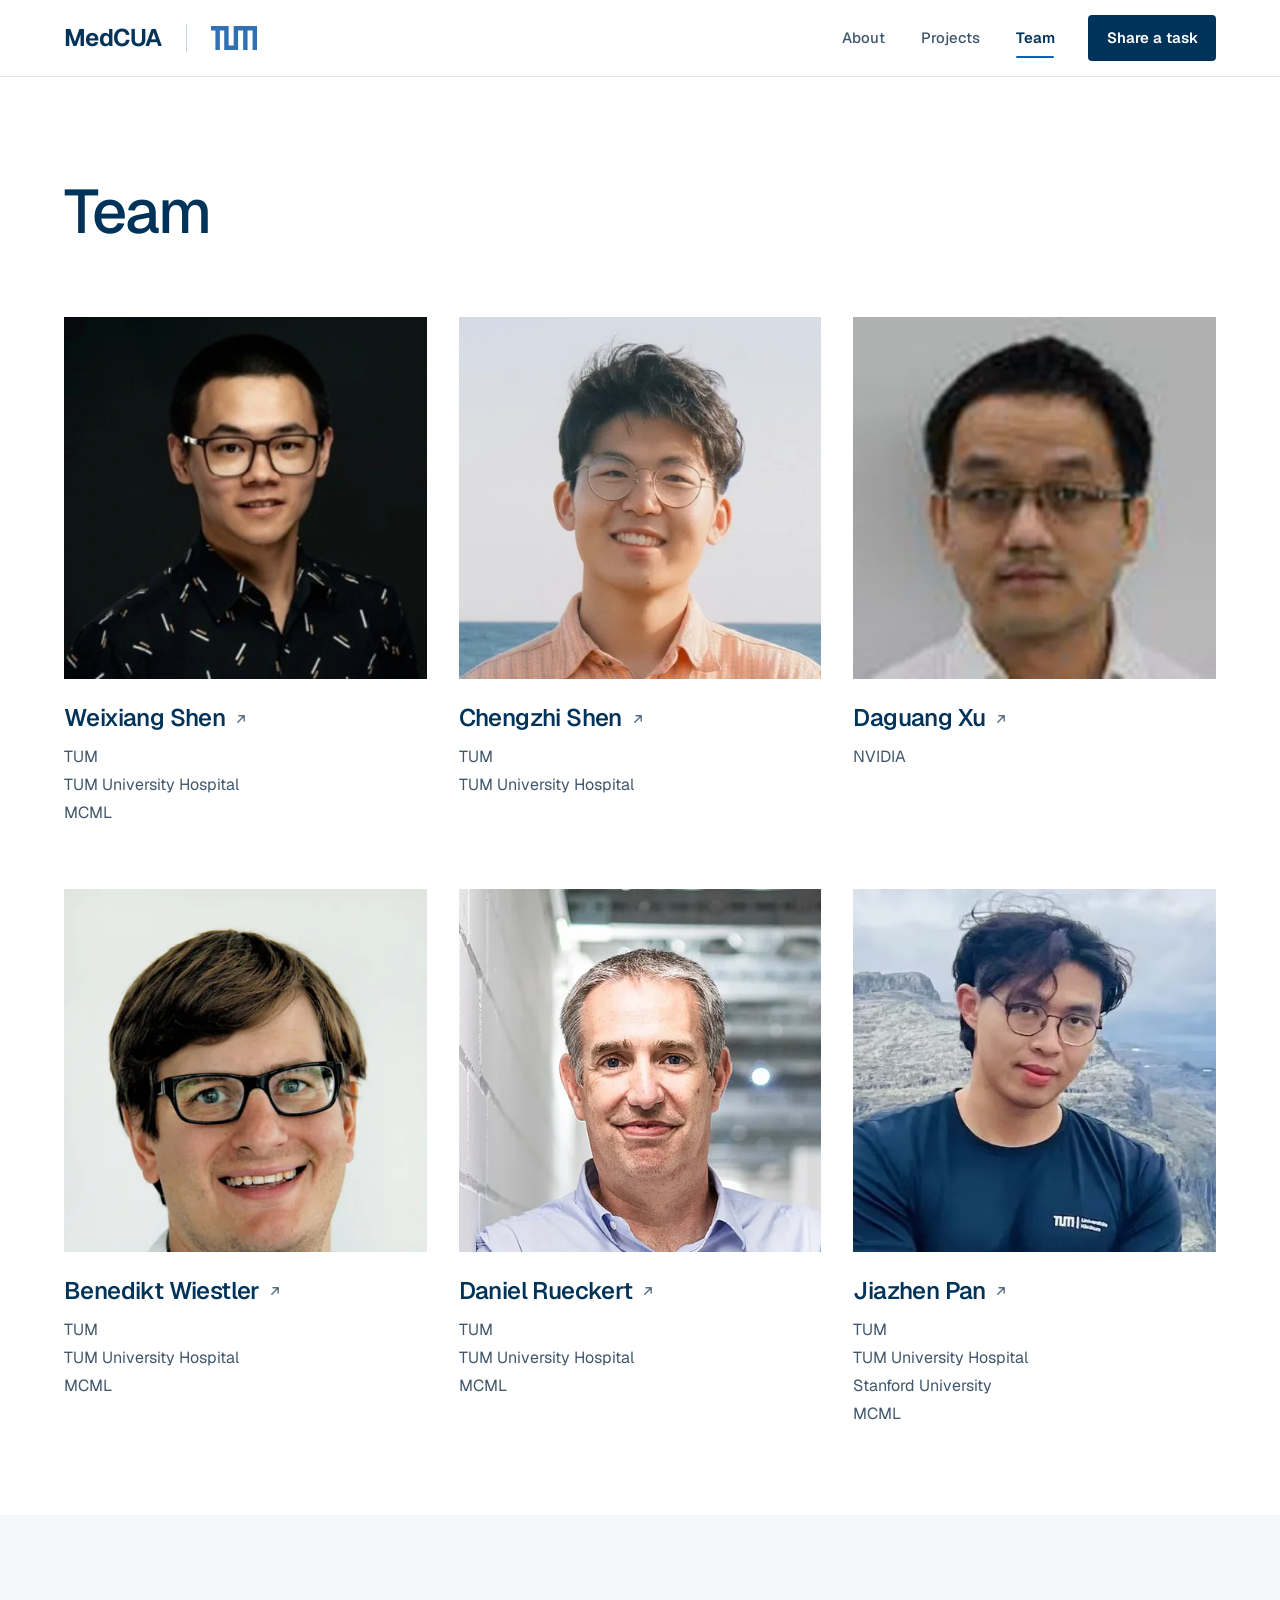
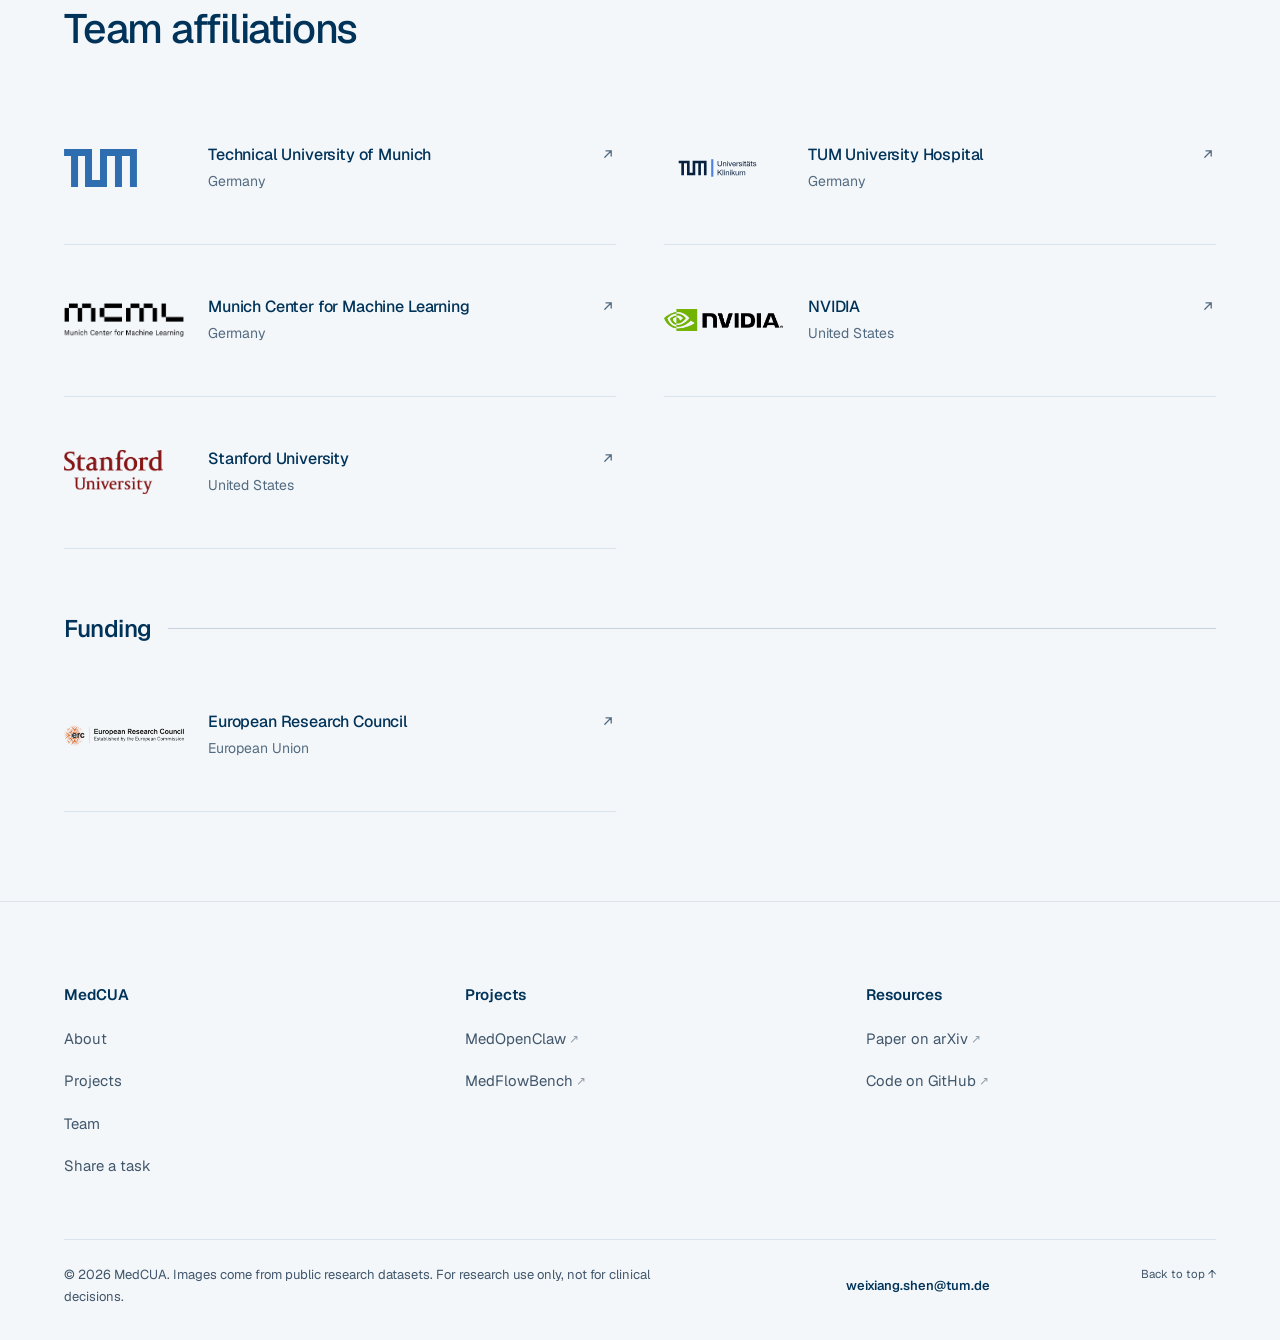
<file: team/index.html>
<!doctype html>
<html lang="en">
<head>
  <meta charset="utf-8">
  <meta name="viewport" content="width=device-width, initial-scale=1, viewport-fit=cover">
  <title>Team · MedCUA</title>
  <meta name="description" content="Meet the core team behind MedCUA, a research initiative on computer-use agents for medicine.">
  <meta name="theme-color" content="#ffffff">
  <link rel="canonical" href="https://jakobshen.github.io/MedCUA/team/">
  <meta property="og:type" content="website">
  <meta property="og:site_name" content="MedCUA">
  <meta property="og:title" content="Team · MedCUA">
  <meta property="og:description" content="Meet the core team behind MedCUA, a research initiative on computer-use agents for medicine.">
  <meta property="og:url" content="https://jakobshen.github.io/MedCUA/team/">
  <meta property="og:image" content="https://jakobshen.github.io/MedCUA/assets/og-image.png">
  <meta property="og:image:width" content="1200">
  <meta property="og:image:height" content="630">
  <meta name="twitter:card" content="summary_large_image">
  <link rel="icon" href="../assets/mark.svg" type="image/svg+xml">
  <link rel="apple-touch-icon" href="../assets/apple-touch-icon.png">
  <link rel="preload" href="../assets/fonts/geist.woff2" as="font" type="font/woff2" crossorigin>
  <link rel="stylesheet" href="../site.css?v=13">
  <link rel="stylesheet" href="team.css?v=5">
  <link rel="stylesheet" href="../editorial.css?v=4">
  <link rel="stylesheet" href="../pages-editorial.css?v=4">
  <script>document.documentElement.classList.add('js')</script>
  <script src="../editorial.js?v=1" defer></script>
</head>
<body class="editorial page-team">
  <a class="skip-link" href="#main">Skip to content</a>

  <header class="site-header" data-header>
    <div class="shell header-inner">
      <a class="brand" href="../" aria-label="MedCUA home">
        <span class="brand-name">MedCUA</span><span class="brand-affiliation"><img src="../assets/logos/tum.svg" alt="Technical University of Munich" width="46" height="24"></span>
      </a>
      <button class="nav-toggle" type="button" aria-expanded="false" aria-controls="site-nav"><span class="nav-toggle-icon" aria-hidden="true"></span>Menu</button>
      <nav class="nav" id="site-nav" aria-label="Primary">
        <a href="../#about">About</a>
        <a href="../projects/">Projects</a>
        <a href="../team/" aria-current="page">Team</a>
        <a class="nav-cta" href="../contribute/">Share a task</a>
      </nav>
    </div>
  </header>

  <main id="main">
    <section class="page-hero" aria-labelledby="page-title">
      <div class="shell page-hero-inner">
        <h1 class="page-title" id="page-title">Team</h1>
      </div>
    </section>

    <section class="section team-directory" aria-labelledby="people-title">
      <div class="shell">
        <h2 class="sr-only" id="people-title">Core team</h2>
        <ul class="people people--team">
            <li>
              <div class="person is-link">
                <div class="person-photo"><img src="../assets/team/weixiang-shen.webp?v=aim" width="480" height="480" alt="" decoding="async"></div>
                <div class="person-body">
                  <h3 class="person-name"><a class="person-link" href="https://aim-lab.io/author/weixiang-shen/">Weixiang <span class="nowrap">Shen<svg class="person-ext" viewBox="0 0 20 20" fill="none" stroke="currentColor" stroke-width="1.7" stroke-linecap="round" stroke-linejoin="round" aria-hidden="true"><path d="M6 14 14 6M7.5 6H14v6.5"/></svg></span><span class="sr-only">, TUM AI in Medicine profile</span></a></h3>
                  <ul class="person-aff" aria-label="Affiliations"><li><abbr title="Technical University of Munich">TUM</abbr></li><li>TUM University Hospital</li><li><abbr title="Munich Center for Machine Learning">MCML</abbr></li></ul>
                </div>
              </div>
            </li>
            <li>
              <div class="person is-link">
                <div class="person-photo"><img src="../assets/team/chengzhi-shen.webp" width="480" height="480" alt="" decoding="async"></div>
                <div class="person-body">
                  <h3 class="person-name"><a class="person-link" href="https://zuseschoolrelai.de/people/scientists/chengzhi-shen/">Chengzhi <span class="nowrap">Shen<svg class="person-ext" viewBox="0 0 20 20" fill="none" stroke="currentColor" stroke-width="1.7" stroke-linecap="round" stroke-linejoin="round" aria-hidden="true"><path d="M6 14 14 6M7.5 6H14v6.5"/></svg></span><span class="sr-only">, Zuse School relAI profile</span></a></h3>
                  <ul class="person-aff" aria-label="Affiliations"><li><abbr title="Technical University of Munich">TUM</abbr></li><li>TUM University Hospital</li></ul>
                </div>
              </div>
            </li>
            <li>
              <div class="person is-link">
                <div class="person-photo"><img src="../assets/team/daguang-xu.webp" width="480" height="480" alt="" decoding="async"></div>
                <div class="person-body">
                  <h3 class="person-name"><a class="person-link" href="https://research.nvidia.com/person/daguang-xu">Daguang <span class="nowrap">Xu<svg class="person-ext" viewBox="0 0 20 20" fill="none" stroke="currentColor" stroke-width="1.7" stroke-linecap="round" stroke-linejoin="round" aria-hidden="true"><path d="M6 14 14 6M7.5 6H14v6.5"/></svg></span><span class="sr-only">, NVIDIA Research profile</span></a></h3>
                  <ul class="person-aff" aria-label="Affiliations"><li>NVIDIA</li></ul>
                </div>
              </div>
            </li>
            <li>
              <div class="person is-link">
                <div class="person-photo"><img src="../assets/team/benedikt-wiestler.webp" width="480" height="480" alt="" loading="lazy" decoding="async"></div>
                <div class="person-body">
                  <h3 class="person-name"><a class="person-link" href="https://www.professoren.tum.de/en/wiestler-benedikt">Benedikt <span class="nowrap">Wiestler<svg class="person-ext" viewBox="0 0 20 20" fill="none" stroke="currentColor" stroke-width="1.7" stroke-linecap="round" stroke-linejoin="round" aria-hidden="true"><path d="M6 14 14 6M7.5 6H14v6.5"/></svg></span><span class="sr-only">, TUM professor profile</span></a></h3>
                  <ul class="person-aff" aria-label="Affiliations"><li><abbr title="Technical University of Munich">TUM</abbr></li><li>TUM University Hospital</li><li><abbr title="Munich Center for Machine Learning">MCML</abbr></li></ul>
                </div>
              </div>
            </li>
            <li>
              <div class="person is-link">
                <div class="person-photo"><img src="../assets/team/daniel-rueckert.webp" width="480" height="480" alt="" loading="lazy" decoding="async"></div>
                <div class="person-body">
                  <h3 class="person-name"><a class="person-link" href="https://www.professoren.tum.de/en/rueckert-daniel">Daniel <span class="nowrap">Rueckert<svg class="person-ext" viewBox="0 0 20 20" fill="none" stroke="currentColor" stroke-width="1.7" stroke-linecap="round" stroke-linejoin="round" aria-hidden="true"><path d="M6 14 14 6M7.5 6H14v6.5"/></svg></span><span class="sr-only">, TUM professor profile</span></a></h3>
                  <ul class="person-aff" aria-label="Affiliations"><li><abbr title="Technical University of Munich">TUM</abbr></li><li>TUM University Hospital</li><li><abbr title="Munich Center for Machine Learning">MCML</abbr></li></ul>
                </div>
              </div>
            </li>
            <li>
              <div class="person is-link">
                <div class="person-photo"><img src="../assets/team/jiazhen-pan-portrait.webp" width="480" height="480" alt="" loading="lazy" decoding="async"></div>
                <div class="person-body">
                  <h3 class="person-name"><a class="person-link" href="https://aim-lab.io/author/jiazhen-pan/">Jiazhen <span class="nowrap">Pan<svg class="person-ext" viewBox="0 0 20 20" fill="none" stroke="currentColor" stroke-width="1.7" stroke-linecap="round" stroke-linejoin="round" aria-hidden="true"><path d="M6 14 14 6M7.5 6H14v6.5"/></svg></span><span class="sr-only">, TUM AI in Medicine profile</span></a></h3>
                  <ul class="person-aff" aria-label="Affiliations"><li><abbr title="Technical University of Munich">TUM</abbr></li><li>TUM University Hospital</li><li>Stanford University</li><li><abbr title="Munich Center for Machine Learning">MCML</abbr></li></ul>
                </div>
              </div>
            </li>
        </ul>
      </div>
    </section>

    <!-- Institutions -->
    <section class="section section--tint" id="institutions" aria-labelledby="institutions-title">
      <div class="shell">
        <div class="group-head">
          <h2 class="h2 group-title" id="institutions-title">Team affiliations</h2>
        </div>

        <ul class="inst-grid">
          <li>
            <div class="inst">
              <div class="inst-logo"><img class="logo logo--tum" src="../assets/logos/tum.svg" width="73" height="38" alt="" loading="lazy"></div>
              <div class="inst-body">
                <p class="inst-name"><a class="inst-link" href="https://www.tum.de/en/">Technical University of Munich</a></p>
                <p class="inst-country">Germany</p>
                <svg class="inst-ext" viewBox="0 0 20 20" fill="none" stroke="currentColor" stroke-width="1.6" stroke-linecap="round" stroke-linejoin="round" aria-hidden="true"><path d="M6 14 14 6M7.5 6H14v6.5"/></svg>
              </div>
            </div>
          </li>
          <li>
            <div class="inst">
              <div class="inst-logo"><img class="logo logo--klinikum" src="../assets/logos/tum-university-hospital.svg" width="265" height="109" alt="" loading="lazy"></div>
              <div class="inst-body">
                <p class="inst-name"><a class="inst-link" href="https://tumklinikum.de/en">TUM University Hospital</a></p>
                <p class="inst-country">Germany</p>
                <svg class="inst-ext" viewBox="0 0 20 20" fill="none" stroke="currentColor" stroke-width="1.6" stroke-linecap="round" stroke-linejoin="round" aria-hidden="true"><path d="M6 14 14 6M7.5 6H14v6.5"/></svg>
              </div>
            </div>
          </li>
          <li>
            <div class="inst">
              <div class="inst-logo"><img class="logo logo--mcml" src="../assets/logos/mcml.webp" width="101" height="28" alt="" loading="lazy"></div>
              <div class="inst-body">
                <p class="inst-name"><a class="inst-link" href="https://mcml.ai/">Munich Center for Machine Learning</a></p>
                <p class="inst-country">Germany</p>
                <svg class="inst-ext" viewBox="0 0 20 20" fill="none" stroke="currentColor" stroke-width="1.6" stroke-linecap="round" stroke-linejoin="round" aria-hidden="true"><path d="M6 14 14 6M7.5 6H14v6.5"/></svg>
              </div>
            </div>
          </li>
          <li>
            <div class="inst">
              <div class="inst-logo"><img class="logo logo--nvidia" src="../assets/logos/nvidia.webp" width="131" height="24" alt="" loading="lazy"></div>
              <div class="inst-body">
                <p class="inst-name"><a class="inst-link" href="https://www.nvidia.com/">NVIDIA</a></p>
                <p class="inst-country">United States</p>
                <svg class="inst-ext" viewBox="0 0 20 20" fill="none" stroke="currentColor" stroke-width="1.6" stroke-linecap="round" stroke-linejoin="round" aria-hidden="true"><path d="M6 14 14 6M7.5 6H14v6.5"/></svg>
              </div>
            </div>
          </li>
          <li>
            <div class="inst">
              <div class="inst-logo"><img class="logo logo--stanford" src="../assets/logos/stanford-university.png" width="497" height="221" alt="" loading="lazy"></div>
              <div class="inst-body">
                <p class="inst-name"><a class="inst-link" href="https://www.stanford.edu/">Stanford University</a></p>
                <p class="inst-country">United States</p>
                <svg class="inst-ext" viewBox="0 0 20 20" fill="none" stroke="currentColor" stroke-width="1.6" stroke-linecap="round" stroke-linejoin="round" aria-hidden="true"><path d="M6 14 14 6M7.5 6H14v6.5"/></svg>
              </div>
            </div>
          </li>
        </ul>

        <section class="funding" aria-labelledby="funding-title">
          <h3 class="sub-head" id="funding-title">Funding</h3>
          <ul class="inst-grid">
            <li>
              <div class="inst">
                <div class="inst-logo"><img class="logo logo--erc" src="../assets/logos/erc.webp" width="150" height="26" alt="" loading="lazy"></div>
                <div class="inst-body">
                  <p class="inst-name"><a class="inst-link" href="https://erc.europa.eu/">European Research Council</a></p>
                  <p class="inst-country">European Union</p>
                  <svg class="inst-ext" viewBox="0 0 20 20" fill="none" stroke="currentColor" stroke-width="1.6" stroke-linecap="round" stroke-linejoin="round" aria-hidden="true"><path d="M6 14 14 6M7.5 6H14v6.5"/></svg>
                </div>
              </div>
            </li>
          </ul>
        </section>
      </div>
    </section>

  </main>

  <footer class="site-footer">
    <div class="shell footer-top">
      <nav class="footer-col" aria-labelledby="f-initiative">
        <h2 id="f-initiative">MedCUA</h2>
        <ul>
          <li><a href="../#about">About</a></li>
          <li><a href="../projects/">Projects</a></li>
          <li><a href="../team/">Team</a></li>
          <li><a href="../contribute/">Share a task</a></li>
        </ul>
      </nav>
      <nav class="footer-col" aria-labelledby="f-projects">
        <h2 id="f-projects">Projects</h2>
        <ul>
          <li><a href="https://jakobshen.github.io/MedOpenClaw/">MedOpenClaw <span class="ext" aria-hidden="true">↗</span></a></li>
          <li><a href="https://jakobshen.github.io/MedOpenClaw/medflowbench/">MedFlowBench <span class="ext" aria-hidden="true">↗</span></a></li>
        </ul>
      </nav>
      <nav class="footer-col" aria-labelledby="f-resources">
        <h2 id="f-resources">Resources</h2>
        <ul>
          <li><a href="https://arxiv.org/abs/2603.24649">Paper on arXiv <span class="ext" aria-hidden="true">↗</span></a></li>
          <li><a href="https://github.com/jakobshen/MedOpenClaw">Code on GitHub <span class="ext" aria-hidden="true">↗</span></a></li>
        </ul>
      </nav>
    </div>
    <div class="shell footer-bottom">
      <p>© <span data-year>2026</span> MedCUA. Images come from public research datasets. For research use only, not for clinical decisions.</p>
      <a class="footer-mail" href="mailto:weixiang.shen@tum.de">weixiang.shen@tum.de</a>
      <a class="to-top" href="#main">Back to top <span aria-hidden="true">↑</span></a>
    </div>
  </footer>
</body>
</html>
</file>
<file: site.css>
/* ==========================================================================
   MedCUA — design system (light)
   Self-hosted type: Geist, Geist Mono, Instrument Serif (SIL OFL 1.1).
   Palette: neutral slate ink on white, a fresh teal accent (--accent-*),
   and an orange "evidence" signal. The --navy-* and --blue-* names are
   legacy aliases of the ink and accent scales.
   ========================================================================== */

@font-face {
  font-family: "Geist";
  src: url("assets/fonts/geist.woff2") format("woff2");
  font-weight: 100 900;
  font-style: normal;
  font-display: swap;
}
@font-face {
  font-family: "Geist Mono";
  src: url("assets/fonts/geist-mono.woff2") format("woff2");
  font-weight: 100 900;
  font-style: normal;
  font-display: swap;
}
@font-face {
  font-family: "Instrument Serif";
  src: url("assets/fonts/instrument-serif-italic.woff2") format("woff2");
  font-weight: 400;
  font-style: italic;
  font-display: swap;
}
@font-face {
  font-family: "Instrument Serif";
  src: url("assets/fonts/instrument-serif.woff2") format("woff2");
  font-weight: 400;
  font-style: normal;
  font-display: swap;
}

:root {
  color-scheme: light;

  --font-sans: "Geist", ui-sans-serif, system-ui, -apple-system, "Segoe UI", Roboto, "Helvetica Neue", Arial, sans-serif;
  --font-mono: "Geist Mono", ui-monospace, "SF Mono", Menlo, Consolas, monospace;
  --font-serif: "Instrument Serif", "Iowan Old Style", Georgia, serif;

  /* Neutral ink (slate) */
  --ink: #0f172a;
  --ink-2: #475569;
  --ink-3: #64748b;
  --line: #e6eaf0;
  --line-2: #d4dbe4;
  --paper: #ffffff;
  --paper-2: #f7f9fb;
  --paper-3: #eef2f5;

  /* Fresh accent (teal), text-safe from 700 up */
  --accent-50: #f0fdfa;
  --accent-100: #ccfbf1;
  --accent-200: #99f6e4;
  --accent-300: #5eead4;
  --accent-400: #2dd4bf;
  --accent-500: #14b8a6;
  --accent-600: #0d9488;
  --accent-700: #0f766e;
  --accent-800: #115e59;
  --sky: #0891b2;

  /* Legacy names kept so every page stylesheet follows the palette */
  --navy-950: #020617;
  --navy-900: var(--ink);
  --navy-800: #1e293b;
  --blue-700: var(--accent-800);
  --blue-600: var(--accent-700);
  --blue-500: var(--accent-500);
  --blue-400: var(--accent-400);
  --blue-300: var(--accent-300);
  --blue-200: var(--accent-200);
  --blue-100: var(--accent-100);
  --blue-50: var(--accent-50);
  --signal: #ea7a2e;
  --signal-ink: #b4520e;
  --signal-soft: #fff1e6;
  --ok: #15803d;

  /* Aliases used by the contribution form stylesheet */
  --muted: var(--ink-2);
  --accent: var(--blue-600);
  --deep: var(--navy-900);
  --tint: var(--blue-50);
  --font-display: var(--font-sans);

  --radius-sm: 8px;
  --radius: 14px;
  --radius-lg: 20px;
  --radius-xl: 26px;
  --shadow-sm: 0 1px 2px rgba(15, 23, 42, .06);
  --shadow: 0 1px 2px rgba(15, 23, 42, .04), 0 16px 36px -18px rgba(15, 23, 42, .2);
  --shadow-lg: 0 2px 6px rgba(15, 23, 42, .05), 0 40px 80px -36px rgba(15, 23, 42, .38);

  --shell: 1240px;
  --gutter: clamp(20px, 4vw, 40px);
  --section-y: clamp(88px, 10vw, 140px);
  --header-h: 68px;
  --ease: cubic-bezier(.2, .7, .2, 1);
}

/* ---------- Base ---------- */
*, *::before, *::after { box-sizing: border-box; }
html { -webkit-text-size-adjust: 100%; scroll-behavior: smooth; scroll-padding-top: calc(var(--header-h) + 16px); }
body {
  margin: 0;
  background: var(--paper);
  color: var(--ink);
  font-family: var(--font-sans);
  font-size: 1.03125rem;
  line-height: 1.62;
  -webkit-font-smoothing: antialiased;
  -moz-osx-font-smoothing: grayscale;
  text-rendering: optimizeLegibility;
}
img, video, svg { display: block; max-width: 100%; }
img, video { height: auto; }
a { color: var(--blue-600); text-decoration-thickness: 1px; text-underline-offset: .22em; }
a:hover { color: var(--blue-700); }
h1, h2, h3, h4, p, figure, blockquote, dl, dd, ol, ul { margin: 0; }
ol, ul { padding: 0; }
button, input, textarea, select { font: inherit; color: inherit; }
:focus-visible { outline: 2px solid var(--blue-600); outline-offset: 3px; border-radius: 4px; }
::selection { background: var(--blue-100); color: var(--ink); }
[hidden] { display: none !important; }
.sr-only { position: absolute; width: 1px; height: 1px; padding: 0; margin: -1px; overflow: hidden; clip-path: inset(50%); white-space: nowrap; border: 0; }

.shell { width: min(var(--shell), 100% - 2 * var(--gutter)); margin-inline: auto; }

.skip-link {
  position: absolute; z-index: 100; top: 12px; left: 12px;
  padding: 10px 14px; border-radius: 10px;
  background: var(--navy-900); color: #fff; font-weight: 600; text-decoration: none;
  transform: translateY(-160%); transition: transform .2s var(--ease);
}
.skip-link:focus { transform: none; color: #fff; }

/* ---------- Type ---------- */
.eyebrow {
  display: inline-flex; align-items: center; gap: .6rem;
  font-family: var(--font-mono); font-size: .75rem; font-weight: 500;
  letter-spacing: .14em; text-transform: uppercase; line-height: 1.4;
  color: var(--blue-600);
}
.eyebrow .num { color: var(--ink-3); }
.pulse {
  position: relative; width: 7px; height: 7px; border-radius: 50%; background: var(--signal); flex: none;
  box-shadow: 0 0 0 0 rgba(227, 114, 34, .5); animation: pulse 2.4s var(--ease) infinite;
}
@keyframes pulse { 0% { box-shadow: 0 0 0 0 rgba(227, 114, 34, .45); } 70%, 100% { box-shadow: 0 0 0 9px rgba(227, 114, 34, 0); } }

.display {
  color: var(--navy-900);
  font-size: clamp(2.85rem, 6vw, 5.6rem);
  line-height: .98; letter-spacing: -.045em; font-weight: 600;
  text-wrap: balance;
}
.display em, .h2 em, .statement em, .page-title em {
  font-family: var(--font-serif); font-style: italic; font-weight: 400;
  letter-spacing: -.01em; font-size: 1.06em; line-height: .9;
}
.display em {
  background: linear-gradient(100deg, #0f766e 0%, #0d9488 45%, #0891b2 100%);
  -webkit-background-clip: text; background-clip: text; color: transparent;
  padding-right: .06em;
}
.h2 em, .page-title em { color: var(--blue-600); }
.statement em { color: var(--blue-600); }
.h2 {
  color: var(--navy-900);
  font-size: clamp(2.05rem, 3.6vw, 3.2rem);
  line-height: 1.05; letter-spacing: -.038em; font-weight: 600;
  text-wrap: balance;
}
.h3 { color: var(--navy-900); font-size: 1.28rem; line-height: 1.28; letter-spacing: -.018em; font-weight: 600; }
.statement {
  color: var(--navy-900);
  font-size: clamp(1.55rem, 2.7vw, 2.4rem);
  line-height: 1.2; letter-spacing: -.028em; font-weight: 500;
  text-wrap: pretty;
}
.statement .soft { color: var(--ink-3); }
.lead { font-size: clamp(1.06rem, 1.3vw, 1.2rem); line-height: 1.62; color: var(--ink-2); text-wrap: pretty; }
.small { font-size: .875rem; line-height: 1.55; }
.mono { font-family: var(--font-mono); }
.muted { color: var(--ink-2); }

/* ---------- Buttons, links, chips ---------- */
.btn {
  --btn-bg: var(--navy-900); --btn-fg: #fff; --btn-line: transparent;
  display: inline-flex; align-items: center; justify-content: center; gap: .55rem;
  min-height: 48px; padding: .7rem 1.3rem; border-radius: 999px;
  border: 1px solid var(--btn-line); background: var(--btn-bg); color: var(--btn-fg);
  font-size: .95rem; font-weight: 550; line-height: 1.2; letter-spacing: -.005em;
  text-decoration: none; white-space: nowrap; cursor: pointer;
  transition: background-color .2s var(--ease), color .2s var(--ease), border-color .2s var(--ease), transform .2s var(--ease), box-shadow .2s var(--ease);
}
.btn:hover { color: var(--btn-fg); transform: translateY(-1px); }
.btn svg { width: 16px; height: 16px; flex: none; transition: transform .2s var(--ease); }
.btn:hover svg { transform: translateX(2px); }
.btn-primary { --btn-bg: var(--ink); box-shadow: 0 8px 20px -12px rgba(15, 23, 42, .5); }
.btn-primary:hover { --btn-bg: var(--accent-700); }
.btn-blue { --btn-bg: var(--blue-600); box-shadow: 0 8px 20px -10px rgba(13, 148, 136, .6); }
.btn-blue:hover { --btn-bg: var(--blue-700); }
.btn-ghost { --btn-bg: rgba(255, 255, 255, .7); --btn-fg: var(--ink); --btn-line: var(--line-2); }
.btn-ghost:hover { --btn-bg: #fff; --btn-fg: var(--ink); --btn-line: var(--blue-400); }
.btn-sm { min-height: 38px; padding: .45rem .95rem; font-size: .875rem; }

.link-arrow {
  display: inline-flex; align-items: center; gap: .4rem;
  font-weight: 560; text-decoration: none; color: var(--blue-600);
}
.link-arrow svg { width: 15px; height: 15px; transition: transform .2s var(--ease); }
.link-arrow:hover svg { transform: translateX(2px); }

.chip {
  display: inline-flex; align-items: center; gap: .4rem;
  padding: .28rem .62rem; border-radius: 999px; border: 1px solid var(--line);
  background: var(--paper); color: var(--ink-2);
  font-family: var(--font-mono); font-size: .7rem; font-weight: 500; letter-spacing: .08em; text-transform: uppercase; line-height: 1.3;
}
.chip-dot { width: 6px; height: 6px; border-radius: 50%; background: var(--blue-500); }
.chip--signal .chip-dot { background: var(--signal); }
.chip--blue { background: var(--blue-50); border-color: var(--blue-100); color: var(--blue-700); }

/* ---------- Header ---------- */
.site-header {
  position: sticky; top: 0; z-index: 50;
  background: rgba(255, 255, 255, .82);
  -webkit-backdrop-filter: saturate(180%) blur(16px);
  backdrop-filter: saturate(180%) blur(16px);
  border-bottom: 1px solid rgba(15, 23, 42, .07);
  transition: box-shadow .25s var(--ease), background-color .25s var(--ease);
}
.site-header.is-scrolled { background: rgba(255, 255, 255, .92); box-shadow: 0 8px 24px -18px rgba(15, 23, 42, .35); }
.header-inner { display: flex; align-items: center; gap: 2rem; min-height: var(--header-h); }
.brand { display: inline-flex; align-items: center; gap: .65rem; color: var(--navy-900); text-decoration: none; flex: none; }
.brand:hover { color: var(--navy-900); }
.brand-mark { width: 30px; height: 30px; flex: none; }
.brand-name { font-size: 1.14rem; font-weight: 650; letter-spacing: -.03em; line-height: 1; }
.brand-sub {
  display: inline-block; margin-left: .15rem; padding-left: .8rem; border-left: 1px solid var(--line-2);
  font-family: var(--font-mono); font-size: .64rem; letter-spacing: .12em; text-transform: uppercase; color: var(--ink-3); line-height: 1.25;
}
.nav { display: flex; align-items: center; gap: .25rem; margin-left: auto; }
.nav a {
  position: relative; padding: .5rem .8rem; border-radius: 999px;
  color: var(--ink-2); font-size: .93rem; font-weight: 500; text-decoration: none;
  transition: color .2s var(--ease), background-color .2s var(--ease);
}
.nav a:hover { color: var(--ink); background: var(--paper-2); }
.nav a[aria-current="page"] { color: var(--navy-900); font-weight: 600; }
.nav a[aria-current="page"]::after {
  content: ""; position: absolute; left: .8rem; right: .8rem; bottom: .15rem; height: 2px; border-radius: 2px; background: var(--blue-600);
}
.nav .nav-cta { margin-left: .6rem; padding: .55rem 1.05rem; background: var(--navy-900); color: #fff; font-weight: 600; }
.nav .nav-cta:hover { background: var(--blue-600); color: #fff; }
.nav .nav-cta[aria-current="page"] { color: #fff; background: var(--blue-600); }
.nav .nav-cta[aria-current="page"]::after { display: none; }
.nav-toggle {
  display: none; margin-left: auto; align-items: center; justify-content: center; gap: .5rem;
  height: 40px; padding: 0 .9rem; border-radius: 999px; border: 1px solid var(--line-2);
  background: #fff; color: var(--ink); font-size: .88rem; font-weight: 550; cursor: pointer;
}
.nav-toggle-icon { position: relative; width: 16px; height: 10px; }
.nav-toggle-icon::before, .nav-toggle-icon::after {
  content: ""; position: absolute; left: 0; right: 0; height: 1.5px; background: currentColor; border-radius: 2px;
  transition: transform .25s var(--ease), top .25s var(--ease);
}
.nav-toggle-icon::before { top: 1px; }
.nav-toggle-icon::after { top: 7.5px; }
.nav-toggle[aria-expanded="true"] .nav-toggle-icon::before { top: 4.5px; transform: rotate(45deg); }
.nav-toggle[aria-expanded="true"] .nav-toggle-icon::after { top: 4.5px; transform: rotate(-45deg); }

/* ---------- Sections ---------- */
.section { position: relative; padding-block: var(--section-y); }
.section--tint { background: var(--paper-2); }
.section--line { border-top: 1px solid var(--line); }
.section-head { display: grid; gap: 1.15rem; max-width: 780px; margin-bottom: clamp(2.75rem, 5vw, 4.25rem); }
.section-head.center { margin-inline: auto; text-align: center; justify-items: center; }
.section-head .lead { max-width: 62ch; }
.section-head-row { display: flex; align-items: end; justify-content: space-between; gap: 2rem; margin-bottom: clamp(2.75rem, 5vw, 4.25rem); }
.section-head-row .section-head { margin-bottom: 0; }

/* Soft sky backdrop shared by the home hero and inner page heroes */
.hero, .page-hero {
  position: relative; overflow: hidden; isolation: isolate;
  background:
    radial-gradient(900px 520px at 90% 0%, rgba(94, 234, 212, .20), transparent 62%),
    radial-gradient(760px 480px at 4% -6%, rgba(186, 230, 253, .42), transparent 62%),
    radial-gradient(560px 360px at 60% 100%, rgba(240, 253, 250, .9), transparent 70%),
    linear-gradient(180deg, #f8fcfc 0%, #fdfefe 62%, #ffffff 100%);
  border-bottom: 1px solid var(--line);
}
.hero-bg, .page-hero-bg {
  position: absolute; inset: 0; z-index: -1; pointer-events: none;
  background-image:
    linear-gradient(rgba(15, 23, 42, .05) 1px, transparent 1px),
    linear-gradient(90deg, rgba(15, 23, 42, .05) 1px, transparent 1px);
  background-size: 56px 56px;
  background-position: -1px -1px;
  -webkit-mask-image: radial-gradient(ellipse 75% 70% at 70% 30%, #000 25%, transparent 75%);
  mask-image: radial-gradient(ellipse 75% 70% at 70% 30%, #000 25%, transparent 75%);
}

/* ---------- Home hero ---------- */
.hero-grid {
  display: grid; grid-template-columns: minmax(0, 1fr) minmax(0, 1fr);
  align-items: center; gap: clamp(2rem, 5vw, 5rem);
  padding-block: clamp(3rem, 6.5vw, 6rem) clamp(4.5rem, 8vw, 7rem);
}
.hero-copy { position: relative; z-index: 2; display: grid; gap: 1.55rem; justify-items: start; }
.hero-pill {
  display: inline-flex; align-items: center; gap: .65rem; max-width: 100%;
  padding: .3rem .85rem .3rem .3rem; border-radius: 999px;
  background: rgba(255, 255, 255, .85); border: 1px solid rgba(13, 148, 136, .18);
  box-shadow: 0 1px 2px rgba(15, 23, 42, .05);
  color: var(--ink-2); font-size: .86rem; font-weight: 500; text-decoration: none;
  transition: border-color .2s var(--ease), color .2s var(--ease);
}
.hero-pill:hover { border-color: rgba(13, 148, 136, .45); color: var(--ink); }
.hero-pill-tag {
  flex: none; padding: .22rem .6rem; border-radius: 999px; background: var(--blue-600); color: #fff;
  font-family: var(--font-mono); font-size: .62rem; letter-spacing: .12em; text-transform: uppercase;
}
.hero-pill-text { overflow: hidden; text-overflow: ellipsis; white-space: nowrap; }
.hero-pill svg { width: 14px; height: 14px; flex: none; color: var(--blue-600); transition: transform .2s var(--ease); }
.hero-pill:hover svg { transform: translateX(2px); }
.hero-lead { max-width: 35rem; font-size: clamp(1.06rem, 1.3vw, 1.2rem); line-height: 1.62; color: var(--ink-2); }
.hero-actions { display: flex; flex-wrap: wrap; gap: .75rem; margin-top: .3rem; }

.hero-visual { position: relative; margin: 0; }
.hero-stage { position: relative; width: 100%; max-width: 600px; margin-left: auto; }
.hero-stage::before {
  content: ""; position: absolute; inset: 8% -6% -8% 6%; z-index: -1; border-radius: 40px;
  background: radial-gradient(closest-side, rgba(20, 184, 166, .18), transparent);
  filter: blur(24px);
}
.viewer {
  position: relative; overflow: hidden; border-radius: 18px; background: #fff;
  border: 1px solid rgba(15, 23, 42, .1);
  box-shadow: 0 0 0 6px rgba(255, 255, 255, .7), 0 2px 4px rgba(15, 23, 42, .05), 0 40px 80px -34px rgba(15, 23, 42, .45);
}
.viewer-bar {
  display: flex; align-items: center; gap: 7px; height: 38px; padding: 0 14px;
  background: linear-gradient(180deg, #fbfcfe, #f3f6fa); border-bottom: 1px solid var(--line);
}
.viewer-bar i { width: 10px; height: 10px; border-radius: 50%; background: #d7dfe8; flex: none; }
.viewer-title { margin-left: 8px; font-family: var(--font-mono); font-size: .68rem; color: var(--ink-3); white-space: nowrap; overflow: hidden; text-overflow: ellipsis; }
.viewer-live { margin-left: auto; display: inline-flex; align-items: center; gap: .45rem; flex: none; font-family: var(--font-mono); font-size: .62rem; letter-spacing: .12em; text-transform: uppercase; color: var(--signal-ink); }
.viewer-screen { position: relative; aspect-ratio: 1164 / 1000; background: #000; }
.hero-video { position: absolute; inset: 0; width: 100%; height: 100%; object-fit: cover; }
.hero-reticle { position: absolute; inset: 7% 6%; pointer-events: none; }
.hero-reticle span { position: absolute; width: 20px; height: 20px; border-color: rgba(153, 246, 228, .7); border-style: solid; border-width: 0; }
.hero-reticle span:nth-child(1) { top: 0; left: 0; border-top-width: 1.5px; border-left-width: 1.5px; }
.hero-reticle span:nth-child(2) { top: 0; right: 0; border-top-width: 1.5px; border-right-width: 1.5px; }
.hero-reticle span:nth-child(3) { bottom: 0; right: 0; border-bottom-width: 1.5px; border-right-width: 1.5px; }
.hero-reticle span:nth-child(4) { bottom: 0; left: 0; border-bottom-width: 1.5px; border-left-width: 1.5px; }

.hud {
  position: absolute; z-index: 3;
  border: 1px solid rgba(15, 23, 42, .09); border-radius: 14px;
  background: rgba(255, 255, 255, .94);
  -webkit-backdrop-filter: blur(12px); backdrop-filter: blur(12px);
  box-shadow: 0 1px 2px rgba(15, 23, 42, .05), 0 24px 48px -22px rgba(15, 23, 42, .38);
  color: var(--ink);
}
.hud-head {
  display: flex; align-items: center; gap: .55rem; white-space: nowrap;
  font-family: var(--font-mono); font-size: .64rem; letter-spacing: .14em; text-transform: uppercase; color: var(--blue-600);
}
.hud-head .hud-meta { margin-left: auto; padding-left: .75rem; color: var(--ink-3); letter-spacing: .06em; }
.hud-request { top: 15%; left: -12%; width: min(300px, 58%); padding: .85rem 1rem; }
.hud-request p:not(.hud-head) { margin-top: .45rem; font-size: .9rem; line-height: 1.45; color: var(--ink); }
.hud-trace { right: -7%; bottom: -9%; width: min(350px, 68%); padding: .9rem 1rem .8rem; }
.trace { list-style: none; margin-top: .6rem; display: grid; font-family: var(--font-mono); font-size: .72rem; line-height: 1.5; }
.trace li {
  display: grid; grid-template-columns: 1.5rem minmax(0, 1fr) auto; align-items: baseline; gap: .5rem;
  padding: .32rem 0; border-top: 1px solid var(--line);
}
.trace li:first-child { border-top: 0; }
.trace .i { color: var(--ink-3); }
.trace .a { color: var(--ink); white-space: nowrap; overflow: hidden; text-overflow: ellipsis; }
.trace .v { color: var(--signal-ink); font-weight: 500; font-variant-numeric: tabular-nums; white-space: nowrap; }
.trace .v.cool { color: var(--blue-600); }
.hud-foot { margin-top: .5rem; padding-top: .55rem; border-top: 1px solid var(--line); display: flex; align-items: center; gap: .5rem; font-family: var(--font-mono); font-size: .62rem; letter-spacing: .1em; text-transform: uppercase; color: var(--ink-3); }
.hud-foot .ok { color: var(--ok); }

html.js .trace li { opacity: 0; transform: translateY(4px); }
html.js .hud-trace.is-playing .trace li { animation: trace-in .5s var(--ease) forwards; animation-delay: calc(var(--i) * 420ms + 500ms); }
@keyframes trace-in { to { opacity: 1; transform: none; } }

.hero-caption {
  margin-top: 4.2rem; text-align: left; max-width: 26rem;
  font-family: var(--font-mono); font-size: .68rem; letter-spacing: .06em; color: var(--ink-3);
}

/* ---------- Institutions strip ---------- */
.partners { padding-block: clamp(2.25rem, 4vw, 3.25rem); border-bottom: 1px solid var(--line); background: var(--paper); }
.partners-inner { display: grid; gap: 1.6rem; }
.partners-label { text-align: center; font-family: var(--font-mono); font-size: .7rem; font-weight: 500; letter-spacing: .16em; text-transform: uppercase; color: var(--ink-3); }
.logo-row { list-style: none; display: flex; flex-wrap: wrap; align-items: center; justify-content: space-between; gap: 1.25rem clamp(.9rem, 1.5vw, 1.5rem); }
.logo-row li { display: grid; place-items: center; flex: 0 0 auto; }
.logo-row a { display: grid; place-items: center; min-height: 48px; padding: 0 2px; border-radius: 6px; }
.logo {
  --logo-h: 28px;
  height: var(--logo-h); width: auto; max-width: 190px; object-fit: contain;
  filter: grayscale(1) contrast(1.05); opacity: .62; mix-blend-mode: multiply;
  transition: filter .25s var(--ease), opacity .25s var(--ease);
}
.logo-row a:hover .logo, .logo-row a:focus-visible .logo { filter: none; opacity: 1; }
.logo--tum { --logo-h: 24px; }
.logo--klinikum { --logo-h: 38px; }
.logo--lmu { --logo-h: 30px; }
.logo--mcml { --logo-h: 28px; }
.logo--icl { --logo-h: 17px; }
.logo--oxford { --logo-h: 32px; }
.logo--cmu { --logo-h: 14px; }
.logo--nvidia { --logo-h: 21px; }
.logo--nus { --logo-h: 33px; }
.logo--erc { --logo-h: 23px; }

/* ---------- Research ---------- */
.research-grid { display: grid; grid-template-columns: minmax(0, 1fr) minmax(0, 1.55fr); gap: clamp(2rem, 6vw, 6rem); align-items: start; }
.research-grid .eyebrow { margin-top: .6rem; }
.pillars { display: grid; grid-template-columns: repeat(3, minmax(0, 1fr)); gap: clamp(1.5rem, 3vw, 2.5rem); margin-top: clamp(3rem, 6vw, 5rem); }
.pillar { display: grid; align-content: start; gap: .75rem; padding-top: 1.4rem; border-top: 1px solid var(--line-2); }
.pillar-icon { width: 44px; height: 44px; border-radius: 12px; display: grid; place-items: center; background: var(--blue-50); color: var(--blue-600); margin-bottom: .5rem; box-shadow: inset 0 0 0 1px var(--blue-100); }
.pillar-icon svg { width: 24px; height: 24px; }
.pillar p { color: var(--ink-2); font-size: .98rem; }
.pillar .num { font-family: var(--font-mono); font-size: .72rem; letter-spacing: .12em; color: var(--ink-3); }

.compare { display: grid; grid-template-columns: repeat(2, minmax(0, 1fr)); gap: 1rem; margin-top: clamp(3rem, 6vw, 4.5rem); }
.compare-card { padding: clamp(1.5rem, 3vw, 2.2rem); border-radius: var(--radius-lg); border: 1px solid var(--line); background: var(--paper); }
.compare-card h3 { display: flex; flex-wrap: wrap; align-items: center; gap: .6rem; }
.compare-card ul { list-style: none; display: grid; gap: .85rem; margin-top: 1.25rem; }
.compare-card li { display: grid; grid-template-columns: 22px minmax(0, 1fr); gap: .7rem; align-items: start; color: var(--ink-2); font-size: .97rem; }
.compare-card li svg { width: 18px; height: 18px; margin-top: .2rem; }
.compare-card--before { background: var(--paper-2); }
.compare-card--before h3 { color: var(--ink-2); }
.compare-card--before li svg { color: var(--ink-3); }
.compare-card--after {
  border-color: var(--blue-100);
  background: radial-gradient(420px 220px at 100% 0%, rgba(153, 246, 228, .35), transparent 70%), linear-gradient(180deg, #f6fdfb, #ecf9f5);
  box-shadow: var(--shadow);
}
.compare-card--after li { color: var(--ink); }
.compare-card--after li svg { color: var(--blue-600); }

/* ---------- Software rail ---------- */
.rail-wrap {
  position: relative; padding-bottom: 1rem; overflow-x: clip;
  -webkit-mask-image: linear-gradient(90deg, transparent 0, #000 7%, #000 93%, transparent 100%);
  mask-image: linear-gradient(90deg, transparent 0, #000 7%, #000 93%, transparent 100%);
}
.rail {
  list-style: none; position: relative;
  display: flex; justify-content: center; align-items: center;
  perspective: 1800px; perspective-origin: 50% 40%;
  padding-block: 1rem 2.5rem;
}
.rail-item {
  position: relative; flex: 0 0 auto; width: clamp(260px, 30vw, 440px);
  margin-inline: calc(clamp(260px, 30vw, 440px) * -.17);
  transform-style: preserve-3d;
  transition: transform .5s var(--ease);
}
.rail-item:nth-child(1) { transform: translateZ(-220px) rotateY(24deg); z-index: 1; }
.rail-item:nth-child(2) { transform: translateZ(-90px) rotateY(14deg); z-index: 2; }
.rail-item:nth-child(3) { transform: translateZ(0); z-index: 3; }
.rail-item:nth-child(4) { transform: translateZ(-90px) rotateY(-14deg); z-index: 2; }
.rail-item:nth-child(5) { transform: translateZ(-220px) rotateY(-24deg); z-index: 1; }
.rail-item:hover { z-index: 4; }
.rail-item:nth-child(1):hover { transform: translateZ(-160px) rotateY(18deg) translateY(-6px); }
.rail-item:nth-child(2):hover { transform: translateZ(-40px) rotateY(10deg) translateY(-6px); }
.rail-item:nth-child(3):hover { transform: translateZ(30px) translateY(-6px); }
.rail-item:nth-child(4):hover { transform: translateZ(-40px) rotateY(-10deg) translateY(-6px); }
.rail-item:nth-child(5):hover { transform: translateZ(-160px) rotateY(-18deg) translateY(-6px); }

.window {
  overflow: hidden; border-radius: 12px; background: #fff;
  border: 1px solid rgba(15, 23, 42, .12);
  box-shadow: 0 2px 6px rgba(15, 23, 42, .06), 0 36px 64px -30px rgba(15, 23, 42, .42);
}
.window-bar {
  display: flex; align-items: center; gap: 6px; height: 28px; padding: 0 11px;
  background: linear-gradient(180deg, #fbfcfe, #f2f5f9); border-bottom: 1px solid var(--line);
}
.window-bar i { width: 8px; height: 8px; border-radius: 50%; background: #d7dfe8; flex: none; }
.window-bar span { margin-left: 8px; font-family: var(--font-mono); font-size: .62rem; letter-spacing: .02em; color: var(--ink-3); white-space: nowrap; overflow: hidden; text-overflow: ellipsis; }
.window img { width: 100%; aspect-ratio: 16 / 9; object-fit: cover; background: #0b0f14; }

/* ---------- Task families ---------- */
.tasks { display: grid; grid-template-columns: repeat(6, minmax(0, 1fr)); gap: 1rem; }
.task {
  position: relative; display: flex; flex-direction: column; min-width: 0;
  border-radius: var(--radius-lg); overflow: hidden;
  border: 1px solid var(--line); background: var(--paper);
  transition: transform .3s var(--ease), box-shadow .3s var(--ease), border-color .3s var(--ease);
}
.task:hover { transform: translateY(-3px); box-shadow: var(--shadow); border-color: var(--line-2); }
.task:nth-child(1), .task:nth-child(2) { grid-column: span 3; }
.task:nth-child(n + 3) { grid-column: span 2; }
.task-media { position: relative; aspect-ratio: 16 / 9; overflow: hidden; background: #000; }
.task-media img { width: 100%; height: 100%; object-fit: cover; transition: transform .8s var(--ease); }
.task:hover .task-media img { transform: scale(1.035); }
.task-media--light { background: #f4f2f4; }
.task-media .chip { position: absolute; left: 14px; top: 14px; background: rgba(255, 255, 255, .9); border-color: rgba(255, 255, 255, .6); color: var(--ink); -webkit-backdrop-filter: blur(8px); backdrop-filter: blur(8px); }
.task-body { display: grid; gap: .55rem; padding: 1.35rem 1.4rem 1.45rem; flex: 1; align-content: start; }
.task-body > p:not(.task-meta) { color: var(--ink-2); font-size: .95rem; }
.task-meta { display: flex; flex-wrap: wrap; gap: .4rem 1.1rem; margin-top: auto; padding-top: .9rem; border-top: 1px dashed var(--line-2); font-family: var(--font-mono); font-size: .72rem; letter-spacing: .04em; color: var(--ink-3); }
.task-meta b { color: var(--ink); font-weight: 600; }
.tasks-note { margin-top: 1.25rem; font-size: .85rem; color: var(--ink-3); }

/* ---------- Projects ---------- */
.projects { display: grid; grid-template-columns: repeat(2, minmax(0, 1fr)); gap: clamp(1rem, 2vw, 1.5rem); }
.project {
  display: flex; flex-direction: column; min-width: 0;
  border-radius: var(--radius-xl); overflow: hidden;
  background: var(--paper); border: 1px solid var(--line);
  box-shadow: var(--shadow-sm);
  transition: box-shadow .3s var(--ease), transform .3s var(--ease);
}
.project:hover { box-shadow: var(--shadow); }
.project-media {
  position: relative; padding: clamp(1.25rem, 2.5vw, 2rem) clamp(1.25rem, 2.5vw, 2rem) 0;
  background: radial-gradient(520px 260px at 50% 100%, rgba(13, 148, 136, .14), transparent 70%), linear-gradient(180deg, #f7fbfb, #eaf5f2);
}
.project-media .window { border-bottom-left-radius: 0; border-bottom-right-radius: 0; border-bottom: 0; box-shadow: 0 -8px 36px -18px rgba(15, 23, 42, .35); }
.project-body { display: grid; gap: 1rem; padding: clamp(1.5rem, 3vw, 2.25rem); border-top: 1px solid var(--line); flex: 1; align-content: start; }
.project-type { display: flex; align-items: center; gap: .6rem; }
.project-title { color: var(--navy-900); font-size: clamp(1.75rem, 2.6vw, 2.3rem); font-weight: 600; letter-spacing: -.035em; line-height: 1.05; }
.project-body > p:not(.project-type) { color: var(--ink-2); max-width: 54ch; }
.feature-list { list-style: none; display: grid; gap: .55rem; margin-top: .25rem; }
.feature-list li { display: grid; grid-template-columns: 18px minmax(0, 1fr); gap: .65rem; color: var(--ink-2); font-size: .95rem; }
.feature-list li strong { color: var(--ink); font-weight: 600; }
.feature-list svg { width: 16px; height: 16px; margin-top: .3rem; color: var(--blue-600); }
.project-links { display: flex; flex-wrap: wrap; gap: .6rem; margin-top: auto; padding-top: 1.1rem; }

.stats { display: grid; grid-template-columns: repeat(4, minmax(0, 1fr)); margin-top: clamp(3rem, 6vw, 4.5rem); border-top: 1px solid var(--line-2); }
.stat { padding: 1.6rem 1.5rem 0 0; }
.stat + .stat { padding-left: 1.5rem; border-left: 1px solid var(--line); }
.stat-value { color: var(--navy-900); font-size: clamp(2.3rem, 4.2vw, 3.5rem); font-weight: 600; letter-spacing: -.045em; line-height: 1; font-variant-numeric: tabular-nums; }
.stat-label { margin-top: .7rem; font-size: .92rem; color: var(--ink-2); max-width: 22ch; }

/* ---------- Process ---------- */
.steps { list-style: none; position: relative; display: grid; grid-template-columns: repeat(4, minmax(0, 1fr)); gap: clamp(1rem, 2.5vw, 2rem); }
.steps::before { content: ""; position: absolute; top: 22px; left: 22px; right: 22px; height: 1px; background: linear-gradient(90deg, var(--accent-300), var(--line-2) 60%, var(--line-2)); }
.step { position: relative; display: grid; gap: .65rem; align-content: start; }
.step-node {
  position: relative; display: grid; place-items: center; width: 44px; height: 44px; margin-bottom: .9rem;
  border-radius: 50%; background: var(--paper); border: 1px solid var(--line-2);
  font-family: var(--font-mono); font-size: .78rem; font-weight: 600; color: var(--blue-600);
  box-shadow: 0 0 0 6px var(--paper);
}
.section--tint .step-node { box-shadow: 0 0 0 6px var(--paper-2); }
.step:first-child .step-node { background: var(--blue-600); border-color: var(--blue-600); color: #fff; }
.step p { color: var(--ink-2); font-size: .97rem; max-width: 30ch; }

.tag-row { list-style: none; display: flex; flex-wrap: wrap; gap: .4rem; }

/* ---------- Example workflows ---------- */
.examples { display: grid; grid-template-columns: repeat(2, minmax(0, 1fr)); gap: 1rem; margin-top: clamp(3rem, 6vw, 4.5rem); }
.example {
  display: grid; gap: .8rem; align-content: start; padding: clamp(1.5rem, 3vw, 2.1rem);
  border-radius: var(--radius-lg); border: 1px solid var(--line); background: var(--paper);
  transition: box-shadow .3s var(--ease), border-color .3s var(--ease);
}
.example:hover { box-shadow: var(--shadow); border-color: var(--line-2); }
.example > p:not(.eyebrow) { color: var(--ink-2); font-size: .97rem; }
.example .link-arrow { margin-top: .3rem; }

/* ---------- People ---------- */
.people-grid { display: grid; grid-template-columns: minmax(0, .9fr) minmax(0, 1.1fr); gap: clamp(2rem, 6vw, 6rem); align-items: center; }
.people-copy { display: grid; gap: 1.2rem; align-content: start; justify-items: start; }
.people-copy .lead { max-width: 46ch; }
.people-copy .btn { margin-top: .6rem; }
.avatar-wall { list-style: none; display: grid; grid-template-columns: repeat(6, minmax(0, 1fr)); gap: clamp(.5rem, 1.2vw, .85rem); width: 100%; max-width: 38rem; }
.avatar-wall li { position: relative; aspect-ratio: 1; border-radius: 16px; overflow: hidden; background: var(--paper-3); box-shadow: 0 0 0 1px rgba(15, 23, 42, .06); }
.avatar-wall img { width: 100%; height: 100%; object-fit: cover; transition: transform .5s var(--ease); }
.avatar-wall li:hover img { transform: scale(1.04); }
.avatar-initials { display: grid; place-items: center; width: 100%; height: 100%; background: linear-gradient(140deg, #f0fdfa, #d5f5ee); color: var(--blue-700); font-family: var(--font-mono); font-size: clamp(.9rem, 1.4vw, 1.15rem); font-weight: 500; letter-spacing: .06em; }

/* ---------- CTA ---------- */
.cta-grid { display: grid; grid-template-columns: repeat(2, minmax(0, 1fr)); gap: 1rem; }
.cta-card {
  position: relative; overflow: hidden; display: grid; gap: 1rem; align-content: start;
  padding: clamp(1.75rem, 3.5vw, 2.75rem); border-radius: var(--radius-xl);
  border: 1px solid var(--line); background: var(--paper);
}
.cta-card > p:not(.cta-for) { color: var(--ink-2); max-width: 46ch; }
.cta-card .cta-actions { display: flex; flex-wrap: wrap; gap: .7rem; margin-top: .8rem; }
.cta-card--accent {
  border-color: var(--blue-100);
  background: radial-gradient(520px 300px at 100% 0%, rgba(153, 246, 228, .5), transparent 65%), linear-gradient(160deg, #f4fcfa, #e5f6f1);
}
.cta-for { font-family: var(--font-mono); font-size: .72rem; letter-spacing: .14em; text-transform: uppercase; color: var(--blue-600); }
.cta-title { color: var(--navy-900); font-size: clamp(1.6rem, 2.6vw, 2.2rem); font-weight: 600; letter-spacing: -.035em; line-height: 1.08; }

/* ---------- Hero program ---------- */
.hero-program { list-style: none; display: grid; gap: .6rem; width: 100%; max-width: 34rem; margin-top: 1rem; padding-top: 1.4rem; border-top: 1px solid var(--line-2); }
.hero-program li { display: flex; align-items: center; gap: .8rem; color: var(--ink-2); font-size: .97rem; line-height: 1.4; }
.hero-program .n { display: grid; place-items: center; flex: none; width: 28px; height: 28px; border-radius: 8px; background: var(--accent-50); box-shadow: inset 0 0 0 1px var(--accent-100); color: var(--accent-700); font-family: var(--font-mono); font-size: .68rem; font-weight: 600; }

/* ---------- Vision (MedCopilot) ---------- */
.vision {
  display: grid; grid-template-columns: minmax(0, .9fr) minmax(0, 1.1fr); gap: clamp(1.5rem, 4vw, 3.5rem); align-items: center;
  margin-top: clamp(3rem, 6vw, 4.5rem); padding: clamp(1.75rem, 4vw, 3rem);
  border-radius: var(--radius-xl); border: 1px solid var(--accent-100);
  background: radial-gradient(600px 300px at 100% 0%, rgba(153, 246, 228, .35), transparent 70%), linear-gradient(180deg, #f7fdfb, #eef9f6);
}
.vision-copy { display: grid; gap: .9rem; }
.vision-title { color: var(--ink); font-size: clamp(1.6rem, 2.6vw, 2.25rem); font-weight: 600; letter-spacing: -.035em; line-height: 1.08; text-wrap: balance; }
.vision-copy > p:not(.eyebrow) { color: var(--ink-2); max-width: 48ch; }
.vision-steps { list-style: none; display: grid; grid-template-columns: repeat(3, minmax(0, 1fr)); gap: .9rem; }
.vision-steps li { position: relative; display: grid; gap: .4rem; align-content: start; padding: 1.15rem 1.1rem 1.25rem; border-radius: var(--radius); background: #fff; border: 1px solid var(--line); box-shadow: var(--shadow-sm); }
.vision-steps li + li::before { content: ""; position: absolute; left: -.9rem; top: 2.25rem; width: .9rem; height: 1px; background: var(--accent-300); }
.vision-icon { display: grid; place-items: center; width: 36px; height: 36px; margin-bottom: .25rem; border-radius: 10px; background: var(--accent-50); color: var(--accent-700); box-shadow: inset 0 0 0 1px var(--accent-100); }
.vision-icon svg { width: 20px; height: 20px; }
.vision-steps strong { color: var(--ink); font-size: 1.02rem; font-weight: 600; letter-spacing: -.01em; }
.vision-steps li > span:last-child { color: var(--ink-2); font-size: .9rem; line-height: 1.5; }

/* ---------- Roadmap ---------- */
.roadmap { list-style: none; position: relative; display: grid; grid-template-columns: repeat(4, minmax(0, 1fr)); gap: clamp(1rem, 2.4vw, 2rem); }
.roadmap::before { content: ""; position: absolute; top: 9px; left: 10px; right: 0; height: 2px; border-radius: 2px; background: linear-gradient(90deg, var(--accent-500) 0%, var(--accent-400) 34%, var(--line-2) 50%, var(--line-2) 100%); }
.stage { position: relative; display: grid; gap: .7rem; align-content: start; padding-top: 2.2rem; }
.stage-when { font-family: var(--font-mono); font-size: .7rem; letter-spacing: .14em; text-transform: uppercase; color: var(--ink-3); }
.stage-dot { position: absolute; top: 0; left: 0; width: 20px; height: 20px; border-radius: 50%; background: #fff; border: 2px solid var(--line-2); box-shadow: 0 0 0 5px var(--paper); }
.stage--done .stage-dot { background: var(--accent-600); border-color: var(--accent-600); }
.stage--done .stage-dot::after { content: ""; position: absolute; left: 5px; top: 3px; width: 5px; height: 9px; border: solid #fff; border-width: 0 2px 2px 0; transform: rotate(45deg); }
.stage--now .stage-dot { border-color: var(--accent-600); }
.stage--now .stage-dot::after { content: ""; position: absolute; inset: 3px; border-radius: 50%; background: var(--signal); animation: pulse 2.4s var(--ease) infinite; }
.stage--done .stage-when, .stage--now .stage-when { color: var(--accent-700); }
.stage > p:not(.stage-when) { color: var(--ink-2); font-size: .97rem; }
.stage .link-arrow { margin-top: .2rem; }

/* ---------- First step ---------- */
.first-step { display: grid; grid-template-columns: minmax(0, 1.15fr) minmax(0, .85fr); gap: clamp(1.25rem, 3vw, 2rem); align-items: start; }
.first-step-media { display: grid; gap: 1rem; }
.finding { margin: 0; padding: 1.25rem 1.4rem; border-left: 3px solid var(--accent-500); border-radius: 0 var(--radius) var(--radius) 0; background: #fff; box-shadow: var(--shadow-sm); }
.finding p { color: var(--ink); font-size: clamp(1.05rem, 1.4vw, 1.18rem); font-weight: 500; line-height: 1.45; letter-spacing: -.01em; }
.finding footer { margin-top: .6rem; font-size: .84rem; color: var(--ink-3); }
.first-step-cards { display: grid; gap: 1rem; }
.mini-project { display: grid; gap: .6rem; padding: 1.5rem; border-radius: var(--radius-lg); border: 1px solid var(--line); background: #fff; transition: box-shadow .3s var(--ease), border-color .3s var(--ease); }
.mini-project:hover { box-shadow: var(--shadow); border-color: var(--line-2); }
.mini-project > p:not(.project-type) { color: var(--ink-2); font-size: .97rem; }
.mini-stats { display: grid; grid-template-columns: repeat(3, minmax(0, 1fr)); border-radius: var(--radius-lg); border: 1px solid var(--line); background: #fff; }
.mini-stats div { display: flex; flex-direction: column; padding: 1.1rem 1.2rem; }
.mini-stats div + div { border-left: 1px solid var(--line); }
.mini-stats dd { order: 1; color: var(--ink); font-size: 1.7rem; font-weight: 600; letter-spacing: -.035em; line-height: 1.1; font-variant-numeric: tabular-nums; }
.mini-stats dt { order: 2; margin-top: .3rem; color: var(--ink-3); font-size: .8rem; line-height: 1.35; }

/* ---------- Open call ---------- */
.reasons { display: grid; grid-template-columns: repeat(3, minmax(0, 1fr)); gap: 1rem; }
.reason { display: grid; gap: .6rem; align-content: start; padding: 1.6rem; border-radius: var(--radius-lg); border: 1px solid var(--line); background: var(--paper); }
.reason-icon { display: grid; place-items: center; width: 42px; height: 42px; margin-bottom: .35rem; border-radius: 12px; background: var(--accent-50); color: var(--accent-700); box-shadow: inset 0 0 0 1px var(--accent-100); }
.reason-icon svg { width: 22px; height: 22px; }
.reason > p { color: var(--ink-2); font-size: .97rem; }
#open-call .examples { margin-top: 1rem; }
#open-call .cta-grid { margin-top: clamp(2.5rem, 5vw, 3.75rem); }

/* ---------- Home: about, contribute call ---------- */
.about-grid { display: grid; grid-template-columns: minmax(0, .9fr) minmax(0, 1.1fr); gap: clamp(2rem, 6vw, 6rem); align-items: start; }
.about-head { display: grid; gap: 1rem; }
.about-text { display: grid; gap: 1.1rem; color: var(--ink-2); font-size: clamp(1.03rem, 1.2vw, 1.12rem); line-height: 1.7; }
.points { list-style: none; display: grid; grid-template-columns: repeat(3, minmax(0, 1fr)); gap: 1rem; margin-top: clamp(2.5rem, 5vw, 3.5rem); }
.points li { display: flex; align-items: flex-start; gap: 1rem; padding: 1.4rem; border-radius: var(--radius-lg); border: 1px solid var(--line); background: var(--paper); }
.point-icon { display: grid; place-items: center; flex: none; width: 42px; height: 42px; border-radius: 12px; background: var(--accent-50); color: var(--accent-700); box-shadow: inset 0 0 0 1px var(--accent-100); }
.point-icon svg { width: 22px; height: 22px; }
.points .h3 { font-size: 1.08rem; }
.points p { margin-top: .3rem; color: var(--ink-2); font-size: .95rem; }

.call {
  display: grid; grid-template-columns: minmax(0, 1.5fr) minmax(0, .5fr); gap: clamp(1.5rem, 4vw, 3rem); align-items: end;
  padding: clamp(1.75rem, 4vw, 3rem); border-radius: var(--radius-xl); border: 1px solid var(--accent-100);
  background: radial-gradient(560px 280px at 100% 0%, rgba(153, 246, 228, .4), transparent 70%), linear-gradient(180deg, #f8fdfc, #eef9f6);
}
.call-text { display: grid; gap: 1rem; }
.call-text > p:not(.eyebrow) { color: var(--ink-2); max-width: 62ch; }
.call-notes { list-style: none; display: flex; flex-wrap: wrap; gap: .5rem 1.4rem; color: var(--ink-3); font-size: .9rem; }
.call-notes li { display: inline-flex; align-items: center; gap: .5rem; }
.call-notes li::before { content: ""; width: 6px; height: 6px; border-radius: 50%; background: var(--accent-500); }
.call-actions { display: grid; gap: 1rem; justify-items: start; }

/* ---------- Inner page hero ---------- */
.page-hero-inner { display: grid; gap: 1.3rem; justify-items: start; padding-block: clamp(3.5rem, 7vw, 6rem) clamp(3rem, 6vw, 4.75rem); }
.page-hero-inner > * { max-width: 880px; }
.page-title { color: var(--navy-900); font-size: clamp(2.6rem, 5.2vw, 4.4rem); line-height: 1; letter-spacing: -.045em; font-weight: 600; text-wrap: balance; }
.page-hero .lead { max-width: 62ch; }
.crumbs { display: flex; align-items: center; gap: .55rem; font-family: var(--font-mono); font-size: .7rem; letter-spacing: .14em; text-transform: uppercase; color: var(--ink-3); }
.crumbs a { color: var(--ink-2); text-decoration: none; }
.crumbs a:hover { color: var(--blue-600); }

/* ---------- Footer ---------- */
.site-footer { background: var(--paper-2); color: var(--ink-2); border-top: 1px solid var(--line); }
.footer-top { display: grid; grid-template-columns: repeat(3, minmax(0, 1fr)); gap: clamp(2rem, 4vw, 3.5rem); padding-block: clamp(3.5rem, 7vw, 5rem) clamp(2.5rem, 5vw, 3.5rem); }
.footer-mail { color: var(--navy-900); text-decoration: none; font-weight: 560; }
.footer-mail:hover { color: var(--blue-600); }
.footer-col h2 { font-family: var(--font-mono); font-size: .68rem; font-weight: 500; letter-spacing: .16em; text-transform: uppercase; color: var(--ink-3); margin-bottom: 1rem; }
.footer-col ul { list-style: none; display: grid; gap: .65rem; }
.footer-col a { color: var(--ink-2); text-decoration: none; font-size: .93rem; }
.footer-col a:hover { color: var(--blue-600); }
.footer-col a .ext { opacity: .55; margin-left: .2rem; font-size: .8em; }
.footer-bottom { display: flex; flex-wrap: wrap; align-items: center; justify-content: space-between; gap: .75rem 2rem; padding-block: 1.5rem 2rem; border-top: 1px solid var(--line); font-size: .8rem; color: var(--ink-3); }
.footer-bottom p { max-width: 70ch; }
.to-top { color: var(--ink-2); text-decoration: none; font-family: var(--font-mono); font-size: .72rem; letter-spacing: .12em; text-transform: uppercase; }
.to-top:hover { color: var(--blue-600); }

/* ---------- Reveal motion ---------- */
html.js [data-reveal] { opacity: 0; transform: translateY(18px); transition: opacity .8s var(--ease), transform .8s var(--ease); transition-delay: calc(var(--d, 0) * 90ms); }
html.js [data-reveal].is-visible { opacity: 1; transform: none; }

/* ---------- Responsive ---------- */
@media (max-width: 1180px) {
  .hud-request { left: -4%; }
  .hud-trace { right: -3%; }
  .logo-row { justify-content: center; gap: 1.25rem 2.25rem; }
}

@media (max-width: 1024px) {
  .nav a { padding-inline: .6rem; }
  .brand-sub { display: none; }
  .hero-grid { grid-template-columns: 1fr; gap: 3rem; }
  .hero-copy { max-width: 720px; }
  .hero-stage { margin-inline: auto; max-width: 560px; }
  .hero-caption { margin-inline: auto; text-align: center; }
  .research-grid { grid-template-columns: 1fr; gap: 1.25rem; }
  .people-grid { grid-template-columns: 1fr; }
  .vision, .first-step { grid-template-columns: 1fr; }
  .about-grid { grid-template-columns: 1fr; gap: 1.25rem; }
  .roadmap { grid-template-columns: repeat(2, minmax(0, 1fr)); row-gap: 2.75rem; }
  .roadmap::before { display: none; }
  .rail-item { width: clamp(240px, 34vw, 380px); margin-inline: calc(clamp(240px, 34vw, 380px) * -.22); }
}

@media (max-width: 860px) {
  :root { --header-h: 62px; }
  html.js .nav-toggle { display: inline-flex; }
  html.js .nav {
    position: absolute; top: 100%; left: 0; right: 0; display: none;
    flex-direction: column; align-items: stretch; gap: .2rem; margin: 0;
    padding: .75rem var(--gutter) 1.25rem;
    background: #fff; border-bottom: 1px solid var(--line); box-shadow: 0 24px 40px -24px rgba(15, 23, 42, .3);
  }
  html.js .nav.is-open { display: flex; }
  html.js .nav a { padding: .85rem .9rem; border-radius: 12px; font-size: 1rem; }
  html.js .nav a[aria-current="page"] { background: var(--paper-2); }
  html.js .nav a[aria-current="page"]::after { display: none; }
  html.js .nav .nav-cta { margin: .6rem 0 0; text-align: center; }
  html:not(.js) .header-inner { flex-wrap: wrap; padding-block: .6rem; gap: .5rem 1rem; }
  html:not(.js) .nav { margin-left: 0; flex-wrap: wrap; }

  .pillars { grid-template-columns: 1fr; gap: 1.75rem; }
  .reasons, .vision-steps { grid-template-columns: 1fr; }
  .points, .call { grid-template-columns: 1fr; }
  .call { align-items: start; }
  .vision-steps li + li::before { display: none; }
  .roadmap { grid-template-columns: 1fr; row-gap: 2rem; padding-left: 2.25rem; }
  .roadmap::before { display: block; top: 4px; bottom: 4px; left: 9px; right: auto; width: 2px; height: auto; background: linear-gradient(180deg, var(--accent-500) 0%, var(--accent-400) 34%, var(--line-2) 50%, var(--line-2) 100%); }
  .stage { padding-top: 0; }
  .stage-dot { left: -2.25rem; top: 0; }
  .compare, .examples, .cta-grid, .projects { grid-template-columns: 1fr; }
  .tasks { grid-template-columns: repeat(2, minmax(0, 1fr)); }
  .task:nth-child(n) { grid-column: span 1; }
  .task:nth-child(1) { grid-column: 1 / -1; }
  .stats { grid-template-columns: repeat(2, minmax(0, 1fr)); }
  .stat:nth-child(3) { padding-left: 0; border-left: 0; }
  .stat:nth-child(n + 3) { border-top: 1px solid var(--line); margin-top: 1.6rem; }
  .steps { grid-template-columns: repeat(2, minmax(0, 1fr)); row-gap: 2.5rem; }
  .steps::before { display: none; }
  .section-head-row { flex-direction: column; align-items: start; }
  .logo-row { gap: 1rem 1.75rem; }

  .rail {
    justify-content: flex-start; perspective: none; gap: 1rem;
    overflow-x: auto; scroll-snap-type: x mandatory; scrollbar-width: none;
    padding: .5rem var(--gutter) 2rem; margin: 0;
  }
  .rail::-webkit-scrollbar { display: none; }
  .rail-item, .rail-item:nth-child(n), .rail-item:nth-child(n):hover { transform: none; margin: 0; width: min(78vw, 360px); scroll-snap-align: center; }
}

@media (max-width: 640px) {
  body { font-size: 1rem; }
  .hero-grid { padding-top: 2.25rem; gap: 2.25rem; }
  .hero-pill { font-size: .8rem; }
  .hero-actions { width: 100%; }
  .hero-actions .btn { flex: 1 1 auto; }
  .hud-request { position: relative; top: auto; left: auto; width: auto; margin: -1.25rem .75rem 0; }
  .hud-trace { position: relative; right: auto; bottom: auto; width: auto; margin: .75rem .75rem 0; }
  .hero-caption { margin-top: 1.25rem; text-align: left; }
  .tasks { grid-template-columns: 1fr; }
  .task:nth-child(n) { grid-column: auto; }
  .steps { grid-template-columns: 1fr; row-gap: 2rem; }
  .mini-stats dd { font-size: 1.35rem; }
  .mini-stats div { padding: .9rem .8rem; }
  .hero-program li { font-size: .92rem; }
  .footer-top { grid-template-columns: repeat(2, minmax(0, 1fr)); }
  .stat { padding-right: 1rem; }
  .stat + .stat { padding-left: 1rem; }
}

@media (max-width: 420px) {
  .avatar-wall { grid-template-columns: repeat(3, minmax(0, 1fr)); max-width: 20rem; }
  .brand-name { font-size: 1.05rem; }
  .hero-pill-tag { display: none; }
  .logo-row { gap: .75rem 1.4rem; }
  .logo { max-width: 140px; }
}

@media (prefers-reduced-motion: reduce) {
  html { scroll-behavior: auto; }
  *, *::before, *::after { animation-duration: .01ms !important; animation-iteration-count: 1 !important; transition-duration: .01ms !important; }
  html.js [data-reveal] { opacity: 1; transform: none; }
  html.js .trace li { opacity: 1; transform: none; }
}

@media print {
  .site-header, .nav-toggle, .hero-video { display: none !important; }
  .hero, .page-hero { background: #fff !important; }
}
</file>
<file: editorial.css>
/* Presentation pages only. The contribution form keeps the original design system. */
body.editorial {
  --ink: #003359;
  --ink-2: #40566b;
  --ink-3: #536b80;
  --navy-950: #002341;
  --navy-900: #003359;
  --navy-800: #005293;
  --blue-700: #005293;
  --blue-600: #0065bd;
  --blue-500: #0075d1;
  --blue-400: #3b91d8;
  --blue-300: #82b6df;
  --blue-200: #c2dcf0;
  --blue-100: #e4eff7;
  --blue-50: #f4f7fa;
  --accent-800: #003359;
  --accent-700: #005293;
  --accent-600: #0065bd;
  --accent-500: #0075d1;
  --accent-100: #e4eff7;
  --accent-50: #f4f7fa;
  --paper-2: #f4f7fa;
  --paper-3: #eaf0f5;
  --line: #dce4eb;
  --line-2: #c6d3df;
  --shell: 1200px;
  --gutter: clamp(22px, 5vw, 64px);
  --section-y: clamp(64px, 7vw, 96px);
  --header-h: 76px;
  --radius: 8px;
  --radius-lg: 12px;
  --radius-xl: 12px;
  --ease: cubic-bezier(.16, 1, .3, 1);
  color: var(--ink);
  background: #fff;
  font-size: 1rem;
  line-height: 1.65;
  caret-color: #0065bd;
  scrollbar-color: #b4c8d9 #f4f7fa;
}
.editorial ::selection { background: #c2dcf0; color: #003359; }
.editorial :focus-visible { outline: 3px solid #0065bd; outline-offset: 5px; }
.editorial a { text-underline-offset: .25em; }
.editorial .site-header, .editorial .site-header.is-scrolled {
  background: #fff; backdrop-filter: none; -webkit-backdrop-filter: none;
  border-bottom: 1px solid var(--line); box-shadow: none;
}
.editorial .brand-name { font-size: 1.5rem; font-weight: 650; letter-spacing: -.03em; }
.editorial .brand-affiliation { display: flex; align-items: center; margin-left: 14px; padding-left: 24px; border-left: 1px solid var(--line-2); height: 28px; }
.editorial .brand-affiliation img { display: block; width: 46px; height: 24px; }
.editorial .brand-mark, .editorial .brand-sub { display: none; }
.editorial .nav { gap: .75rem; }
.editorial .nav a { min-height: 44px; display: inline-flex; align-items: center; padding: .6rem .75rem; border-radius: 4px; }
.editorial .nav a:not(.nav-cta):hover { color: #0065bd; background: transparent; }
.editorial .nav .nav-cta { padding: .65rem 1.15rem; border-radius: 4px; background: #003359; color: #fff; }
.editorial .nav .nav-cta:hover { background: #005293; }
.editorial .nav-toggle { min-height: 44px; border-radius: 4px; }
.editorial .btn { min-height: 48px; border-radius: 4px; font-weight: 570; padding: .8rem 1.2rem; box-shadow: none; }
.editorial .btn-primary { --btn-bg: #003359; }
.editorial .btn-primary:hover { --btn-bg: #005293; }
.editorial .btn-ghost { --btn-bg: transparent; --btn-fg: #003359; --btn-line: #b3c7d8; }
.editorial .btn-ghost:hover { --btn-bg: #f4f7fa; --btn-line: #0065bd; }
.editorial .btn:active { transform: translateY(1px); }
.editorial .btn-sm { min-height: 44px; }
.editorial .link-arrow { min-height: 44px; }
.editorial .h2 { font-size: clamp(2rem, 3.2vw, 2.8rem); line-height: 1.16; letter-spacing: -.03em; font-weight: 500; }
.editorial .h3 { font-size: 1.45rem; font-weight: 580; }
.editorial .lead { color: var(--ink-2); font-size: 1.125rem; }
.editorial .eyebrow { display: none; }
.editorial .hero-bg, .editorial .page-hero-bg { display: none; }
.editorial .page-hero { background: #fff; border-bottom: 0; }
.editorial .page-hero-inner { max-width: 1200px; padding-block: 64px 72px; gap: 22px; }
.editorial .page-title { font-family: var(--font-sans); color: #003359; font-size: clamp(2.75rem, 4.8vw, 4rem); font-weight: 500; letter-spacing: -.035em; line-height: 1.06; }
.editorial .page-title em { font-family: inherit; font-style: normal; font-weight: inherit; }
.editorial .crumbs { font-family: var(--font-sans); font-size: .875rem; letter-spacing: 0; text-transform: none; }
html.js .editorial [data-reveal] { opacity: 1; transform: none; transition: none; }
.editorial .site-footer { background: #f4f7fa; border-top: 1px solid #dce4eb; color: #40566b; }
.editorial .site-footer .brand, .editorial .site-footer .footer-mail, .editorial .footer-col h2 { color: #003359; }
.editorial .footer-col h2 { font-family: var(--font-sans); font-size: .95rem; letter-spacing: 0; text-transform: none; font-weight: 600; margin-bottom: 16px; }
.editorial .footer-col a, .editorial .footer-bottom, .editorial .footer-bottom a { color: #40566b; }
.editorial .footer-col a { display: inline-flex; align-items: center; min-height: 32px; }
.editorial .footer-col a:hover, .editorial .footer-mail:hover { color: #005293; text-decoration: underline; }
.editorial .footer-bottom { border-color: #dce4eb; font-size: .8125rem; }
.editorial .footer-bottom .to-top { font-family: var(--font-sans); text-transform: none; letter-spacing: 0; min-height: 44px; }
.editorial .skip-link { border-radius: 4px; }

/* Light research introduction: navy is reserved for type and controls. */
.research-hero { background: #fff; color: #003359; padding-block: 64px 24px; }
.research-composition { display: grid; grid-template-columns: minmax(0, 1.25fr) minmax(0, 1fr); align-items: center; gap: 80px; padding-block: 0 48px; }
.research-intro { position: relative; z-index: 1; padding-block: 16px; }
.research-title { max-width: 21ch; font-size: clamp(2.6rem, 4vw, 3.5rem); line-height: 1.12; font-weight: 500; letter-spacing: -.035em; text-wrap: initial; }
.research-title span { display: block; color: #003359; }
.research-description { max-width: 47ch; color: #40566b; font-size: 1.0625rem; line-height: 1.75; margin-top: 28px; }
.research-intro .hero-actions { margin-top: 32px; align-items: center; gap: 24px; }
.editorial .research-intro .btn-primary { --btn-bg: #003359; --btn-fg: #fff; --btn-line: #003359; font-weight: 570; }
.editorial .research-intro .btn-primary:hover { --btn-bg: #005293; --btn-line: #005293; }
.hero-secondary { display: inline-flex; align-items: center; min-height: 48px; color: #40566b; font-size: .9375rem; text-decoration: underline; text-decoration-color: #b3c7d8; }
.hero-secondary:hover { color: #003359; text-decoration-color: #003359; }
.research-affiliation { color: #536b80; font-size: .8125rem; max-width: 38ch; line-height: 1.6; margin-top: 32px; }
.replay-media { position: relative; justify-self: end; width: 100%; max-width: 440px; aspect-ratio: 1.16; background: #05080c; border-radius: 8px; overflow: hidden; }
.replay-video { width: 100%; height: 100%; position: absolute; inset: 0; object-fit: contain; mix-blend-mode: normal; filter: none; }
.replay-control { position: absolute; right: 12px; bottom: 12px; border: 1px solid #5b6d7c; background: #172632; color: #fff; border-radius: 4px; padding: 8px 13px; min-height: 44px; font-size: .8125rem; cursor: pointer; }
.replay-control:hover { background: #005293; color: #fff; }
.research-case { display: grid; grid-template-columns: minmax(0, 1fr) auto; column-gap: 40px; align-items: start; padding: 26px 30px 16px; background: #f4f7fa; border-radius: 12px; }
.research-case-intro h2 { font-size: 1.0625rem; line-height: 1.45; letter-spacing: -.01em; font-weight: 570; }
.research-case-context { margin-top: 6px; color: #536b80; font-size: .8125rem; line-height: 1.6; }
.research-case-question { margin-top: 14px; max-width: 68ch; color: #40566b; font-size: .9375rem; line-height: 1.65; text-wrap: pretty; }
.replay-link { display: inline-flex; align-items: center; justify-content: center; gap: 9px; min-height: 44px; margin-top: 1px; padding: 8px 15px; border: 1px solid #c6d3df; border-radius: 4px; background: #fff; color: #003359; text-decoration: none; font-size: .875rem; font-weight: 500; white-space: nowrap; transition: border-color .2s, background-color .2s; }
.replay-link svg { width: 16px; height: 16px; flex: none; }
.replay-link:hover { border-color: #005293; background: #eaf0f5; }
.run-details { grid-column: 1 / -1; margin-top: 10px; color: #536b80; font-size: .8125rem; }
.run-details summary { display: flex; align-items: center; gap: 9px; width: fit-content; min-height: 44px; padding-block: 8px; color: #005293; font-size: .8125rem; font-weight: 500; cursor: pointer; list-style: none; }
.run-details summary::-webkit-details-marker { display: none; }
.run-details summary svg { width: 14px; height: 14px; transition: transform .2s var(--ease); }
.run-details summary:hover span { text-decoration: underline; text-underline-offset: 4px; }
.run-details[open] summary svg { transform: rotate(180deg); }
.run-detail-grid { display: grid; grid-template-columns: minmax(0, 1fr) minmax(0, 1.7fr); gap: 48px; padding-block: 20px 8px; margin-top: 8px; border-top: 1px solid #dce4eb; }
.run-detail-grid p { max-width: 36ch; line-height: 1.75; }
.run-detail-grid ol { margin: 0; padding-left: 22px; }
.run-detail-grid li { padding: 9px 0 9px 4px; border-bottom: 1px solid #dce4eb; color: #40566b; }
.run-detail-grid li:last-child { border-bottom: 0; }
.run-detail-grid li::marker { color: #536b80; font-variant-numeric: tabular-nums; }
.run-step { display: inline-block; width: calc(100% - 126px); vertical-align: top; padding-right: 16px; }
.run-value { display: inline-block; width: 120px; text-align: right; font-variant-numeric: tabular-nums; font-weight: 550; color: #003359; white-space: nowrap; }
.research-hero :focus-visible { outline-color: #0065bd; }

.editorial .about-grid { display: grid; grid-template-columns: 1fr 1fr; gap: clamp(40px, 8vw, 100px); align-items: start; }
.editorial .about-text { font-size: 1.125rem; color: var(--ink-2); }
.editorial .about-text p + p { margin-top: 20px; }
.research-head { display: flex; align-items: end; justify-content: space-between; gap: 36px; margin-bottom: 42px; }
.research-head > .link-arrow { flex: none; white-space: nowrap; }
.research-head p { color: var(--ink-2); max-width: 37ch; font-size: 1.0625rem; }
.research-projects { background: #f4f7fa; }
.research-project-grid { display: grid; gap: 48px; }
.research-project { display: grid; grid-template-columns: minmax(0, 1.45fr) minmax(0, 1fr); align-items: center; gap: 56px; min-width: 0; }
.research-project + .research-project { padding-top: 48px; border-top: 1px solid var(--line); }
.research-project-image { display: flex; align-items: center; overflow: hidden; background: #fff; aspect-ratio: 1.9; padding: 24px; }
.research-project-image img { width: 100%; height: 100%; object-fit: contain; transition: transform .5s var(--ease); }
.research-project-image:hover img { transform: scale(1.025); }
.research-project-image--viewer { padding: 0; background: #10171e; aspect-ratio: 16 / 9; }
.research-project-title { display: flex; align-items: center; justify-content: space-between; gap: 16px; }
.research-project-title h3 { font-size: 1.75rem; font-weight: 520; letter-spacing: -.025em; }
.research-project-title span { color: var(--ink-3); font-size: .8125rem; }
.research-project p { color: var(--ink-2); font-size: 1rem; line-height: 1.75; max-width: 44ch; margin-top: 20px; }
.research-project .link-arrow { margin-top: 24px; font-size: .9375rem; }

.task-call { background: #fff; }
.task-call-grid { display: grid; grid-template-columns: 1fr 1fr; gap: clamp(40px, 8vw, 100px); }
.task-call-copy > p { color: var(--ink-2); font-size: 1.0625rem; margin-top: 22px; max-width: 44ch; }
.task-call-copy .btn { margin-top: 28px; }
.task-criteria { list-style: none; border-top: 1px solid var(--line); }
.task-criteria li { padding-block: 20px; border-bottom: 1px solid var(--line); }
.task-criteria h3 { font-size: 1.05rem; font-weight: 600; line-height: 1.4; }
.task-criteria p { margin-top: 6px; color: var(--ink-2); font-size: .9375rem; }
.task-call-note { display: block; color: var(--ink-3); font-size: .8125rem; margin-top: 16px; }
.editorial .team-preview { background: #f4f7fa; }
.team-preview .research-head { align-items: start; }
.team-preview .research-head > div { max-width: 640px; }
.team-preview .research-head > .link-arrow { flex: none; white-space: nowrap; }
.research-head > p { margin: 0; max-width: 40ch; }
.research-head > div > p { margin-top: 16px; max-width: 56ch; }
.team-preview-list { display: grid; grid-template-columns: repeat(6, minmax(0, 1fr)); list-style: none; gap: 24px; }
.team-preview-list a { display: block; text-decoration: none; color: #003359; }
.team-preview-list img { width: 100%; aspect-ratio: 1; object-fit: cover; border-radius: 0; filter: none; transition: filter .25s; }
.team-preview-list a:hover img { filter: none; }
.team-preview-list span { display: block; font-size: .9375rem; font-weight: 550; line-height: 1.35; padding-top: 14px; }
.team-preview-list a:hover span { text-decoration: underline; }
.editorial .partners { padding-block: 40px; border-top: 0; border-bottom: 0; background: #fff; }
.editorial .partners-inner { display: flex; align-items: center; gap: 36px; }
.editorial .partners-label { max-width: 170px; color: var(--ink-3); font-family: var(--font-sans); font-size: .8125rem; text-align: left; letter-spacing: 0; text-transform: none; font-weight: 450; }
.editorial .logo-row { flex: 1; justify-content: space-between; gap: 26px; }
.editorial .logo-row .logo { filter: none; opacity: 1; max-width: 150px; max-height: 32px; }
.editorial .logo-row a { min-height: 44px; display: flex; align-items: center; }
.editorial .logo-row a:hover .logo { filter: none; opacity: 1; }

@media (prefers-reduced-motion: no-preference) {
  .research-intro { animation: research-enter .7s var(--ease) both; }
  .replay-media { animation: research-image-enter 1.1s var(--ease) both; }
  @keyframes research-enter { from { opacity: .65; transform: translateY(14px); } to { opacity: 1; transform: none; } }
  @keyframes research-image-enter { from { opacity: .55; clip-path: inset(6% 0 6% 0); } to { opacity: 1; clip-path: inset(0); } }
}
@media (max-width: 1100px) {
  .research-composition { gap: 48px; }
  .research-title { font-size: clamp(2.4rem, 4vw, 3.1rem); }
  .replay-media { min-height: 0; }
  .research-case { column-gap: 28px; }
  .research-project { gap: 32px; }
  .team-preview-list { gap: 16px; }
  .editorial .partners-inner { flex-direction: column; align-items: stretch; gap: 24px; }
  .editorial .partners-label { max-width: none; }
}
@media (max-width: 860px) {
  body.editorial { --header-h: 68px; }
  .editorial .brand-name { font-size: 1.4rem; }
  .editorial .brand-affiliation { margin-left: 8px; padding-left: 18px; }
  html.js .editorial .nav { padding: 16px var(--gutter) 24px; box-shadow: none; gap: 8px; }
  html.js .editorial .nav a { min-height: 48px; border-radius: 4px; }
  .research-composition { grid-template-columns: 1.15fr 1fr; padding-block: 0 40px; gap: 32px; }
  .research-title { font-size: 2.6rem; }
  .research-description { font-size: 1rem; margin-top: 24px; }
  .research-intro .hero-actions { gap: 12px 24px; margin-top: 24px; }
  .research-affiliation { margin-top: 24px; }
  .replay-media { min-height: 0; }
  .editorial .about-grid, .task-call-grid { gap: 40px; }
  .research-project { grid-template-columns: 1.2fr 1fr; gap: 28px; }
  .research-project-image { padding: 16px; }
  .research-project-image--viewer { padding: 0; }
  .research-project-title { display: block; }
  .research-project-title span { display: inline-block; margin-top: 4px; }
  .team-preview-list { grid-template-columns: repeat(3, minmax(0, 1fr)); gap: 28px 24px; }
  .editorial .footer-top { grid-template-columns: 1.5fr 1fr 1fr; }
  .editorial .footer-brand { grid-column: 1 / -1; }
}
@media (max-width: 700px) {
  .research-hero { padding-top: 32px; }
  .research-composition { grid-template-columns: 1fr; gap: 28px; padding-block: 0 28px; }
  .research-intro { padding-block: 16px 0; }
  .research-title { font-size: clamp(2rem, 7.4vw, 2.75rem); max-width: 21ch; }
  .research-description { max-width: 47ch; margin-top: 20px; }
  .research-intro .hero-actions { width: auto; margin-top: 24px; }
  .research-intro .hero-actions .btn { flex: none; }
  .research-affiliation { margin-top: 20px; max-width: 42ch; }
  .replay-media { min-height: 0; width: 100%; max-width: none; aspect-ratio: 1.7; }
  .replay-control { bottom: 16px; }
  .research-case { grid-template-columns: 1fr; gap: 0; padding: 22px 22px 12px; }
  .research-case-question { margin-top: 12px; }
  .research-case .replay-link { justify-self: start; margin-top: 18px; }
  .run-details { margin-top: 6px; }
  .run-detail-grid { grid-template-columns: 1fr; gap: 20px; padding-top: 16px; }
  .run-detail-grid p { max-width: none; }
  .run-step { display: block; width: 100%; padding: 0; }
  .run-value { display: block; width: 100%; text-align: left; margin-top: 3px; }
  .editorial .about-grid, .task-call-grid { grid-template-columns: 1fr; gap: 32px; }
  .editorial .about-text { font-size: 1.0625rem; }
  .research-head { flex-direction: column; align-items: start; gap: 20px; margin-bottom: 32px; }
  .research-project { grid-template-columns: 1fr; gap: 24px; }
  .research-project-grid { gap: 40px; }
  .research-project + .research-project { padding-top: 40px; }
  .research-project-title { display: flex; }
  .research-project-title h3 { font-size: 1.5rem; }
  .research-project p { margin-top: 12px; max-width: none; }
  .research-project .link-arrow { margin-top: 16px; }
  .team-preview-list { grid-template-columns: repeat(2, minmax(0, 1fr)); gap: 28px 20px; }
  .team-preview-list span { min-height: 44px; }
  .editorial .logo-row { display: grid; grid-template-columns: repeat(3, minmax(0, 1fr)); gap: 24px; }
  .editorial .logo-row .logo { width: auto; max-width: 100%; max-height: 28px; }
  .editorial .partners { padding-block: 32px; }
  .editorial .page-hero-inner { padding-block: 40px 48px; }
  .editorial .footer-top { grid-template-columns: 1fr 1fr; gap: 32px 24px; }
  .editorial .footer-col a { min-height: 44px; }
  .editorial .footer-col ul { gap: 0; }
  .editorial .footer-bottom { align-items: start; }
}
@media (prefers-reduced-motion: reduce) {
  .editorial *, .editorial *::before, .editorial *::after { animation: none !important; transition: none !important; scroll-behavior: auto !important; }
}

@media (max-width: 380px) {
  .editorial .header-inner { gap: 16px; }
  .editorial .brand-name { font-size: 1.25rem; }
  .editorial .brand-affiliation { margin-left: 0; padding-left: 12px; }
  .editorial .brand-affiliation img { width: 36px; height: 19px; }
}
</file>
<file: contribute/style.css>
/* ==========================================================================
   MedCUA · Contribute a workflow
   Hero, task criteria, the workflow form and its dialogs (review, worked
   example, confirm). Loaded after ../site.css and scoped to body.page-contribute.
   Class names generated by form.js and example-view.js are kept as they are:
   button, button-secondary, button-compact, button-text, item-row, step-card,
   evidence-row, choice-list, importance-tag, example-*, review-*, confirm-dialog.
   ========================================================================== */

.page-contribute {
  --control-line: #8190a5; /* field and checkbox outlines: 3.2:1 on white, 3.1:1 on --paper-2 (WCAG 1.4.11) */
  --field-line: var(--control-line);
  --field-line-hover: var(--ink-3);
  --field-radius: 10px;
  /* A solid 1px ring doubles the accent border to 2px, with a soft halo around it. */
  --focus-ring: 0 0 0 1px var(--blue-600), 0 0 0 4px color-mix(in srgb, var(--accent-500) 26%, transparent);
  /* Soft corner glow for tinted panels, derived from the accent scale so it follows the palette. */
  --accent-glow: color-mix(in srgb, var(--accent-200) 34%, transparent);
}

/* ---------- Buttons: the site .btn look for script-generated controls ---------- */
.page-contribute .button {
  --b-bg: var(--navy-900); --b-fg: #fff; --b-line: transparent;
  display: inline-flex; align-items: center; justify-content: center; gap: .55rem; flex-shrink: 0;
  min-height: 48px; padding: .7rem 1.3rem; border-radius: 999px;
  border: 1px solid var(--b-line); background: var(--b-bg); color: var(--b-fg);
  font-family: var(--font-sans); font-size: .95rem; font-weight: 550; line-height: 1.2; letter-spacing: -.005em;
  text-align: center; text-decoration: none; white-space: nowrap; cursor: pointer;
  box-shadow: 0 8px 20px -12px rgba(15, 23, 42, .5);
  transition: background-color .2s var(--ease), color .2s var(--ease), border-color .2s var(--ease), transform .2s var(--ease), box-shadow .2s var(--ease);
}
.page-contribute .button:not(:disabled):hover { --b-bg: var(--blue-600); color: var(--b-fg); transform: translateY(-1px); }
.page-contribute .button svg { width: 16px; height: 16px; flex: none; transition: transform .2s var(--ease); }
.page-contribute .button:not(:disabled):hover svg { transform: translateX(2px); }
.page-contribute .button-secondary { --b-bg: #fff; --b-fg: var(--ink); --b-line: var(--line-2); box-shadow: 0 1px 2px rgba(15, 23, 42, .05); }
.page-contribute .button-secondary:not(:disabled):hover { --b-bg: #fff; --b-fg: var(--ink); --b-line: var(--blue-400); }
.page-contribute .button-compact { min-height: 38px; padding: .45rem .95rem; font-size: .875rem; }
.page-contribute :is(.button, .button-text, .btn):disabled { cursor: not-allowed; opacity: .5; transform: none; box-shadow: none; }

.page-contribute .button-text {
  display: inline-flex; align-items: center; justify-content: center; gap: .35rem;
  min-height: 36px; padding: .4rem .75rem; border: 0; border-radius: 999px;
  background: transparent; color: var(--blue-600);
  font-family: var(--font-sans); font-size: .875rem; font-weight: 560; line-height: 1.3; cursor: pointer;
  transition: background-color .2s var(--ease), color .2s var(--ease), border-color .2s var(--ease);
}
.page-contribute .button-text:not(:disabled):hover { background: var(--blue-50); color: var(--blue-700); }
.page-contribute .button-text:is([data-action*="remove"], [data-action*="delete"]) { color: var(--ink-2); }
.page-contribute .button-text:is([data-action*="remove"], [data-action*="delete"]):not(:disabled):hover { background: #fdf0ef; color: #a1352b; }

.page-contribute .btn-down:hover svg { transform: translateY(2px); }
.page-contribute .text-link { color: var(--blue-600); text-decoration: underline; text-underline-offset: .2em; }
.page-contribute .text-link:hover { color: var(--blue-700); }
/* form.js writes both confirmations and errors into the same status elements, so they stay neutral. */
.page-contribute .status-message { color: var(--ink); font-weight: 500; overflow-wrap: anywhere; }
.page-contribute .status-message:empty { display: none; }
.page-contribute .preserve-lines { white-space: pre-wrap; }

/* ---------- Hero ---------- */
/* The breadcrumb starts at the same height as on the other inner pages (site.css gives .page-hero-inner
   --hero-top of top padding) and level with the worked-example card's eyebrow beside it. */
.page-contribute .contribute-hero {
  --hero-top: clamp(3.5rem, 7vw, 6rem);
  --card-pad: clamp(1.4rem, 2.6vw, 2.1rem);
  display: grid; grid-template-columns: minmax(0, 1.08fr) minmax(0, .92fr);
  align-items: start; gap: clamp(2.5rem, 6vw, 6rem);
  padding-block: calc(var(--hero-top) - var(--card-pad) - 1px) clamp(3.75rem, 7vw, 6rem);
}
.page-contribute .contribute-hero .page-hero-inner { max-width: 620px; padding-block: calc(var(--card-pad) + 1px) 0; }
/* The current page reads at --ink-2: --ink-3 drops to about 4.2:1 on the hero's tinted top band. */
.page-contribute .crumbs > span:last-child { color: var(--ink-2); }
.page-contribute .hero-cta { display: flex; flex-wrap: wrap; align-items: center; gap: .85rem 1.5rem; margin-top: .4rem; }
.page-contribute .hero-note { display: inline-flex; align-items: center; gap: .5rem; color: var(--ink-2); font-size: .93rem; font-weight: 500; }
.page-contribute .hero-note svg { width: 18px; height: 18px; flex: none; color: var(--blue-600); }

/* Worked example card */
.page-contribute .example-bar {
  position: relative; display: grid; gap: 1rem; align-content: start; justify-items: start;
  padding: var(--card-pad);
  border: 1px solid rgba(15, 23, 42, .09); border-radius: var(--radius-xl);
  background: #fff;
  box-shadow: 0 0 0 6px rgba(255, 255, 255, .6), 0 2px 6px rgba(15, 23, 42, .05), 0 40px 80px -42px rgba(15, 23, 42, .38);
}
.page-contribute .example-bar-head { display: flex; align-items: center; justify-content: space-between; gap: 1rem; width: 100%; }
.page-contribute .example-bar-meta { font-family: var(--font-mono); font-size: .68rem; letter-spacing: .12em; text-transform: uppercase; color: var(--ink-3); }
.page-contribute .example-bar-title { color: var(--navy-900); font-size: clamp(1.6rem, 2.4vw, 2rem); font-weight: 600; letter-spacing: -.035em; line-height: 1.08; }
.page-contribute .example-bar-copy { max-width: 46ch; color: var(--ink-2); font-size: .98rem; }
.page-contribute .example-preview { width: 100%; margin-top: .35rem; }
.page-contribute .example-preview-head {
  display: flex; justify-content: space-between; padding-bottom: .5rem; border-bottom: 1px solid var(--line-2);
  font-family: var(--font-mono); font-size: .64rem; letter-spacing: .14em; text-transform: uppercase; color: var(--ink-3);
}
.page-contribute .example-preview ol { list-style: none; display: grid; }
.page-contribute .example-preview li {
  display: grid; grid-template-columns: 1.75rem minmax(0, 1fr) auto; align-items: baseline; gap: .65rem;
  padding: .56rem 0; border-bottom: 1px solid var(--line);
  font-size: .9rem; line-height: 1.45;
}
.page-contribute .example-preview .n { font-family: var(--font-mono); font-size: .72rem; color: var(--ink-3); }
.page-contribute .example-preview .t { color: var(--ink); }
.page-contribute .example-preview .e {
  display: inline-flex; align-items: center; gap: .45rem; min-width: 2.2rem; justify-content: flex-end;
  font-family: var(--font-mono); font-size: .75rem; color: var(--ink-2); font-variant-numeric: tabular-nums;
}
.page-contribute .example-preview .e::before { content: ""; flex: none; width: 6px; height: 6px; border-radius: 50%; background: var(--signal); }
.page-contribute .example-preview .e.is-none { color: var(--ink-3); }
.page-contribute .example-preview .e.is-none::before { background: var(--line-2); }
.page-contribute .example-open { margin-top: .35rem; }

/* ---------- Task criteria ---------- */
.page-contribute .criteria-section { padding-block: clamp(4.5rem, 8vw, 7.5rem); }
.page-contribute .criteria-section .section-head { margin-bottom: clamp(2.25rem, 4vw, 3.25rem); }
.page-contribute .criteria { list-style: none; display: grid; grid-template-columns: repeat(4, minmax(0, 1fr)); gap: 1rem; }
.page-contribute .criterion {
  display: grid; gap: .55rem; align-content: start;
  padding: 1.5rem 1.5rem 1.65rem; border: 1px solid var(--line); border-radius: var(--radius-lg); background: var(--paper);
}
.page-contribute .criterion-top { display: flex; align-items: center; justify-content: space-between; margin-bottom: 1.1rem; }
.page-contribute .criterion-icon { display: grid; place-items: center; width: 44px; height: 44px; border-radius: 12px; background: var(--blue-50); color: var(--blue-600); box-shadow: inset 0 0 0 1px var(--blue-100); }
.page-contribute .criterion-icon svg { width: 22px; height: 22px; }
.page-contribute .criterion .num { font-family: var(--font-mono); font-size: .72rem; letter-spacing: .12em; color: var(--ink-3); }
.page-contribute .criterion p { color: var(--ink-2); font-size: .96rem; }

/* ---------- Form area ---------- */
.page-contribute .form-area { padding-block: clamp(3.5rem, 7vw, 6.5rem) clamp(4.5rem, 8vw, 7.5rem); border-top: 1px solid var(--line); }
.page-contribute .collection-shell { width: min(920px, 100% - 2 * var(--gutter)); margin-inline: auto; }
.page-contribute :is(.form-alert, .submission-result) {
  margin-bottom: 1rem; padding: 1rem 1.15rem; border: 1px solid var(--blue-100); border-radius: 14px;
  background: var(--blue-50); color: var(--navy-900); font-size: .95rem;
}

.page-contribute #task-form {
  display: grid; gap: 2.25rem;
  padding: clamp(1.4rem, 4.2vw, 3.25rem);
  border: 1px solid var(--line); border-radius: var(--radius-xl);
  background: var(--paper);
  box-shadow: 0 1px 2px rgba(15, 23, 42, .04), 0 30px 70px -42px rgba(15, 23, 42, .3);
  scroll-margin-top: .5rem;
}

.page-contribute .form-intro { display: flex; align-items: flex-end; justify-content: space-between; flex-wrap: wrap; gap: 1rem 2rem; }
.page-contribute .form-intro .eyebrow { display: flex; margin-bottom: .75rem; }
.page-contribute .form-intro h2 { margin-bottom: .55rem; color: var(--navy-900); font-size: clamp(1.75rem, 3vw, 2.3rem); font-weight: 600; letter-spacing: -.035em; line-height: 1.08; }
.page-contribute .draft-status {
  display: inline-flex; align-items: center; gap: .55rem; max-width: 34ch;
  padding: .4rem .8rem; border: 1px solid var(--line); border-radius: 12px; background: var(--paper-2);
  color: var(--ink-2); font-size: .8rem; line-height: 1.4;
}
/* Neutral dot: the same pill shows "saving", "saved" and "unavailable" messages from form.js. */
.page-contribute .draft-status::before { content: ""; flex: none; width: 7px; height: 7px; border-radius: 50%; background: var(--ink-3); }
/* Without JavaScript the form cannot add steps or options, save, or open the review (a plain submit would put
   the fields in the URL). The card then shows only its heading and the noscript notice with the email route. */
html:not(.js) .page-contribute .example-open,
html:not(.js) .page-contribute #task-form > :not(.form-intro, noscript),
html:not(.js) .page-contribute .form-intro :is(.small, .draft-status) { display: none; }
html:not(.js) .page-contribute #task-form { gap: 1.5rem; }
.page-contribute #task-form .form-alert { margin-bottom: 0; }

.page-contribute .form-section { padding-top: 2.25rem; border-top: 1px solid var(--line); }
.page-contribute .section-title { display: flex; align-items: flex-start; gap: .9rem; margin-bottom: 1.5rem; }
.page-contribute .section-number {
  flex: none; display: grid; place-items: center; width: 34px; height: 34px; margin-top: -.2rem;
  border-radius: 50%; background: var(--blue-50); color: var(--blue-600); box-shadow: inset 0 0 0 1px var(--blue-100);
  font-family: var(--font-mono); font-size: .72rem; font-weight: 600; letter-spacing: .02em;
}
.page-contribute .section-icon svg { width: 17px; height: 17px; }
.page-contribute .section-title h2 { color: var(--navy-900); font-size: 1.25rem; font-weight: 600; letter-spacing: -.02em; line-height: 1.3; }
.page-contribute .section-title p { max-width: 62ch; margin-top: .3rem; }
.page-contribute .required-marker { color: var(--blue-600); font-weight: 600; }
.page-contribute .optional {
  display: inline-block; margin-left: .45rem; padding: .06rem .45rem; vertical-align: .14em;
  border: 1px solid var(--line-2); border-radius: 999px;
  font-family: var(--font-mono); font-size: .62rem; font-weight: 500; letter-spacing: .1em; text-transform: uppercase; line-height: 1.45; color: var(--ink-3);
}

/* Fields */
.page-contribute .field-stack { display: grid; gap: 1.35rem; }
.page-contribute .field { display: flex; flex-direction: column; gap: .5rem; min-width: 0; color: var(--ink); }
.page-contribute .field > span { color: var(--navy-900); font-size: .92rem; font-weight: 560; line-height: 1.45; }
.page-contribute :is(.field, .item-row, .evidence-row) :is(input:not([type="checkbox"], [type="radio"], [type="file"]), textarea, select) {
  display: block; width: 100%; min-width: 0; margin: 0;
  padding: .74rem .95rem; border: 1px solid var(--field-line); border-radius: var(--field-radius);
  background-color: #fff; color: var(--ink);
  font-family: var(--font-sans); font-size: 1rem; font-weight: 400; line-height: 1.5;
  text-overflow: ellipsis; /* long placeholders end in an ellipsis on narrow phones instead of a hard cut */
  box-shadow: 0 1px 2px rgba(15, 23, 42, .04);
  transition: border-color .2s var(--ease), box-shadow .2s var(--ease);
}
.page-contribute :is(.field, .item-row, .evidence-row) :is(input:not([type="checkbox"]), textarea, select):hover { border-color: var(--field-line-hover); }
/* The transparent outline only shows in forced-colors mode, where borders and shadows are repainted. */
.page-contribute :is(.field, .item-row, .evidence-row) :is(input:not([type="checkbox"]), textarea, select):focus {
  outline: 2px solid transparent; outline-offset: 1px; border-color: var(--blue-600); box-shadow: var(--focus-ring);
}
.page-contribute :is(.field, .item-row, .evidence-row) :is(input, textarea):user-invalid { border-color: #b42318; }
.page-contribute :is(.field, .item-row, .evidence-row) :is(input, textarea):user-invalid:focus { box-shadow: 0 0 0 1px #b42318, 0 0 0 4px rgba(180, 35, 24, .16); }
.page-contribute ::placeholder { color: var(--ink-3); opacity: 1; }
.page-contribute textarea { resize: vertical; min-height: 5.25rem; }
.page-contribute .field select {
  appearance: none; -webkit-appearance: none; padding-right: 2.5rem; cursor: pointer;
  background-image: url("data:image/svg+xml,%3Csvg xmlns='http://www.w3.org/2000/svg' viewBox='0 0 20 20' fill='none' stroke='%23475569' stroke-width='1.6' stroke-linecap='round' stroke-linejoin='round'%3E%3Cpath d='m6 8 4 4 4-4'/%3E%3C/svg%3E");
  background-repeat: no-repeat; background-position: right .8rem center; background-size: 16px 16px;
}
.page-contribute .contact-grid { display: grid; grid-template-columns: repeat(2, minmax(0, 1fr)); gap: 1.25rem; }
.page-contribute .affiliation-field { grid-column: 1 / -1; }

/* Data availability and other choice chips */
.page-contribute .data-availability { display: grid; gap: .6rem; min-width: 0; margin: .25rem 0 0; padding: 0; border: 0; }
.page-contribute .data-availability legend { padding: 0 0 .15rem; color: var(--navy-900); font-size: .92rem; font-weight: 560; line-height: 1.45; }
.page-contribute .data-availability .field { margin-top: .35rem; }
.page-contribute .choice-list { display: flex; flex-wrap: wrap; gap: .55rem; }
.page-contribute .choice-list label {
  display: inline-flex; align-items: center; gap: .6rem;
  min-height: 42px; padding: .5rem 1rem .5rem .8rem;
  border: 1px solid var(--line-2); border-radius: 999px; background: #fff;
  color: var(--ink-2); font-size: .9rem; font-weight: 500; line-height: 1.35; cursor: pointer;
  transition: border-color .2s var(--ease), background-color .2s var(--ease), color .2s var(--ease), box-shadow .2s var(--ease);
}
.page-contribute .choice-list label:hover { border-color: var(--field-line-hover); color: var(--ink); }
.page-contribute .choice-list label:has(input:checked) { border-color: var(--blue-600); background: var(--blue-50); color: var(--navy-900); }
.page-contribute .choice-list label:has(input:focus-visible) { border-color: var(--blue-600); box-shadow: var(--focus-ring); }
.page-contribute .choice-list input[type="checkbox"] {
  appearance: none; -webkit-appearance: none; flex: none;
  width: 18px; height: 18px; margin: 0; padding: 0;
  border: 1.5px solid var(--control-line); border-radius: 5px; background: #fff;
  cursor: pointer; transition: background-color .15s var(--ease), border-color .15s var(--ease);
}
.page-contribute .choice-list input[type="checkbox"]:checked {
  border-color: var(--blue-600);
  background: var(--blue-600) url("data:image/svg+xml,%3Csvg xmlns='http://www.w3.org/2000/svg' viewBox='0 0 20 20' fill='none' stroke='%23fff' stroke-width='2.4' stroke-linecap='round' stroke-linejoin='round'%3E%3Cpath d='m5 10.5 3.2 3.2L15 7'/%3E%3C/svg%3E") center / 14px 14px no-repeat;
}
/* The whole chip carries the focus ring; the checkbox's own outline stays for forced-colors mode only. */
.page-contribute .choice-list input[type="checkbox"]:focus-visible { outline: 2px solid transparent; outline-offset: 2px; border-radius: 5px; }

/* Tools and modalities */
.page-contribute .setup-grid { display: grid; grid-template-columns: repeat(2, minmax(0, 1fr)); grid-template-rows: repeat(4, auto); column-gap: 1rem; row-gap: 0; }
.page-contribute .setup-column {
  display: grid; grid-row: span 4; grid-template-rows: subgrid; align-content: start; min-width: 0;
  padding: 1.25rem 1.25rem 1rem; border: 1px solid var(--line); border-radius: 16px; background: var(--paper-2);
}
.page-contribute .setup-column h3 { color: var(--navy-900); font-size: 1rem; font-weight: 600; letter-spacing: -.01em; line-height: 1.4; }
.page-contribute .setup-column > p { margin: .2rem 0 .9rem; }
.page-contribute .item-list { display: grid; gap: .6rem; align-content: start; }
.page-contribute .item-row { display: flex; align-items: center; gap: .35rem; min-width: 0; }
.page-contribute .item-row .field { flex: 1; }
.page-contribute .item-row .button-text { flex: none; }
/* A lone tool or modality cannot be removed: hide its disabled control instead of showing a dead button. */
.page-contribute .item-row .button-text:disabled { display: none; }
.page-contribute .add-control { justify-self: start; margin-top: .7rem; margin-left: -.75rem; }

/* Steps and evidence */
.page-contribute .evidence-guide {
  display: grid; gap: .85rem; margin-bottom: 1.5rem; padding: 1.15rem 1.3rem;
  border: 1px solid var(--blue-100); border-radius: 16px;
  background: radial-gradient(420px 160px at 100% 0%, var(--accent-glow), transparent 70%), var(--blue-50);
}
.page-contribute .evidence-guide dl { display: grid; grid-template-columns: max-content minmax(0, 1fr); gap: .5rem 1.25rem; font-size: .95rem; line-height: 1.5; }
.page-contribute .evidence-guide dt {
  display: inline-flex; align-items: center; gap: .5rem; padding-top: .15rem;
  font-family: var(--font-mono); font-size: .66rem; font-weight: 500; letter-spacing: .12em; text-transform: uppercase; color: var(--blue-700);
}
.page-contribute .evidence-guide dt::before { content: ""; flex: none; width: 6px; height: 6px; border-radius: 50%; background: var(--blue-500); }
.page-contribute .evidence-guide dt:nth-of-type(2)::before { background: var(--signal); }
.page-contribute .evidence-guide dd { color: var(--navy-900); font-weight: 500; }
.page-contribute .evidence-guide p { padding-top: .85rem; border-top: 1px solid var(--blue-100); color: var(--ink-2); }

.page-contribute .step-list { display: grid; gap: .9rem; margin-bottom: 1.1rem; }
.page-contribute .step-card { min-width: 0; padding: 1.15rem 1.35rem 1.1rem; border: 1px solid var(--line); border-radius: 16px; background: var(--paper-2); }
.page-contribute .step-header { display: flex; align-items: center; justify-content: space-between; gap: .75rem; min-height: 34px; margin-bottom: .85rem; }
.page-contribute .step-header h3 {
  display: inline-flex; align-items: center; gap: .55rem;
  font-family: var(--font-mono); font-size: .72rem; font-weight: 500; letter-spacing: .14em; text-transform: uppercase; color: var(--blue-600);
}
.page-contribute .step-header h3::before { content: ""; flex: none; width: 8px; height: 8px; border-radius: 2px; background: var(--blue-600); }
.page-contribute .step-actions { display: flex; align-items: center; gap: .3rem; }
/* With a single step every control is disabled, so the group is hidden until there is something to reorder. */
.page-contribute .step-actions:not(:has(button:not(:disabled))) { display: none; }
.page-contribute .step-actions .button-text:is([data-action="move-up"], [data-action="move-down"]) {
  width: 34px; height: 34px; min-height: 34px; padding: 0;
  border: 1px solid var(--line-2); border-radius: 10px; background: #fff; color: var(--ink-2); font-size: .95rem;
}
.page-contribute .step-actions .button-text:is([data-action="move-up"], [data-action="move-down"]):not(:disabled):hover { border-color: var(--blue-400); background: #fff; color: var(--blue-600); }
.page-contribute .step-actions [data-action="remove-step"] { min-height: 34px; padding: .35rem .7rem; }
.page-contribute .step-context { display: grid; grid-template-columns: repeat(2, minmax(0, 1fr)); gap: 1rem; margin: 1rem 0 .25rem; }
.page-contribute .step-context:empty { display: none; }
.page-contribute .step-context fieldset { min-width: 0; margin: 0; padding: 0; border: 0; }
.page-contribute .step-context legend { margin-bottom: .55rem; padding: 0; color: var(--navy-900); font-size: .85rem; font-weight: 560; }
.page-contribute .step-context .choice-list label { min-height: 36px; padding: .35rem .85rem .35rem .65rem; font-size: .85rem; }
.page-contribute .evidence-list { display: grid; }
.page-contribute .evidence-row {
  display: grid; grid-template-columns: minmax(0, 1fr) 11rem auto; align-items: start; gap: .75rem;
  margin-top: 1rem; padding-top: 1rem; border-top: 1px dashed var(--line-2);
}
.page-contribute .evidence-row .field { gap: .4rem; }
.page-contribute .evidence-row .field > span { font-size: .84rem; }
.page-contribute .evidence-row .field:first-child > span::before { content: ""; display: inline-block; width: 6px; height: 6px; margin-right: .5rem; border-radius: 50%; background: var(--signal); vertical-align: .12em; }
.page-contribute .evidence-row textarea { min-height: 4.75rem; }
.page-contribute .evidence-row > .button-text { margin-top: 2.05rem; }
.page-contribute .step-card .add-control { margin-top: .75rem; }

/* Finish, status and draft tools */
.page-contribute .form-finish {
  display: flex; align-items: center; justify-content: space-between; flex-wrap: wrap; gap: 1rem 1.5rem;
  padding: 1.1rem 1.1rem 1.1rem 1.5rem; border: 1px solid var(--blue-100); border-radius: 18px;
  background:
    radial-gradient(520px 200px at 100% 0%, var(--accent-glow), transparent 70%),
    linear-gradient(160deg, var(--accent-50), color-mix(in srgb, var(--accent-100) 40%, #fff));
}
.page-contribute .form-finish p { color: var(--ink-2); font-size: .95rem; }
/* A plain white notice with an ink bar: it has to read right for "Draft loaded." and "Please enter your name." alike. */
.page-contribute :is(#form-status, #send-status):not(:empty) {
  position: relative; padding: .8rem 1rem .8rem 1.4rem; border: 1px solid var(--line-2); border-radius: 12px;
  background: #fff; color: var(--ink); box-shadow: var(--shadow-sm);
}
.page-contribute :is(#form-status, #send-status):not(:empty)::before {
  content: ""; position: absolute; left: .6rem; top: .75rem; bottom: .75rem; width: 3px; border-radius: 3px; background: var(--ink);
}
.page-contribute #task-form > #form-status { margin-top: -1.25rem; }
.page-contribute .draft-tools { margin-top: -1rem; }
.page-contribute .draft-tools summary {
  display: inline-flex; align-items: center; gap: .6rem; list-style: none;
  margin-left: -.6rem; padding: .45rem .8rem .45rem .7rem; border-radius: 999px;
  color: var(--ink-2); font-size: .9rem; font-weight: 550; cursor: pointer;
  transition: background-color .2s var(--ease), color .2s var(--ease);
}
.page-contribute .draft-tools summary::-webkit-details-marker { display: none; }
.page-contribute .draft-tools summary::before {
  content: ""; flex: none; width: 6px; height: 6px; margin-right: .1rem;
  border-right: 1.6px solid currentColor; border-bottom: 1.6px solid currentColor;
  transform: rotate(-45deg); transition: transform .2s var(--ease);
}
.page-contribute .draft-tools[open] summary::before { transform: translateY(-2px) rotate(45deg); }
.page-contribute .draft-tools summary:hover { background: var(--paper-2); color: var(--ink); }
.page-contribute .draft-actions { display: flex; flex-wrap: wrap; gap: .55rem; padding: .85rem 0 .75rem; }

/* ---------- Dialogs ---------- */
.page-contribute :is(#review-dialog, #example-dialog, .confirm-dialog) {
  margin: auto; border: 1px solid var(--line); background: #fff; color: var(--ink);
  box-shadow: 0 2px 6px rgba(15, 23, 42, .06), 0 40px 100px -30px rgba(15, 23, 42, .45);
}
.page-contribute :is(#review-dialog, #example-dialog, .confirm-dialog)::backdrop {
  background: rgba(15, 23, 42, .28);
  -webkit-backdrop-filter: blur(4px); backdrop-filter: blur(4px);
}
@media screen {
  .page-contribute:has(:is(#example-dialog, #review-dialog)[open]) { overflow: hidden; }
}

.page-contribute .close-dialog {
  position: relative; flex: none; width: 40px; height: 40px; min-height: 40px; padding: 0;
  border: 1px solid var(--line); border-radius: 50%; background: #fff; color: var(--ink-2);
  font-size: 0; line-height: 1;
}
.page-contribute .close-dialog::before,
.page-contribute .close-dialog::after {
  content: ""; position: absolute; left: 50%; top: 50%; width: 14px; height: 1.6px; border-radius: 2px; background: currentColor;
}
.page-contribute .close-dialog::before { transform: translate(-50%, -50%) rotate(45deg); }
.page-contribute .close-dialog::after { transform: translate(-50%, -50%) rotate(-45deg); }
.page-contribute .close-dialog:not(:disabled):hover { border-color: var(--line-2); background: var(--paper-2); color: var(--ink); }

/* Review */
.page-contribute #review-dialog {
  width: min(860px, calc(100vw - 2rem)); max-height: calc(100dvh - 3rem);
  padding: clamp(1.35rem, 3.5vw, 2.25rem); border-radius: 24px;
  overflow-y: auto; overscroll-behavior: contain;
}
.page-contribute .review-heading { display: flex; align-items: flex-start; justify-content: space-between; gap: 1rem; margin-bottom: 1.5rem; }
.page-contribute .review-heading .eyebrow { display: flex; margin-bottom: .55rem; }
.page-contribute .review-heading h2 { color: var(--navy-900); font-size: clamp(1.5rem, 3vw, 1.95rem); font-weight: 600; letter-spacing: -.035em; line-height: 1.1; }
.page-contribute #review-content { font-size: .95rem; line-height: 1.65; overflow-wrap: anywhere; }
.page-contribute #review-content h3 { margin: 1.6rem 0 .55rem; color: var(--navy-900); font-size: 1.12rem; font-weight: 600; letter-spacing: -.015em; line-height: 1.35; }
.page-contribute #review-content h4 { margin: 1rem 0 .35rem; font-weight: 600; }
.page-contribute #review-content :is(p, dl, ul, ol) { margin-bottom: .75rem; }
.page-contribute #review-content :is(ul, ol) { padding-left: 1.3rem; list-style: revert; }
.page-contribute #review-content .review-contributor {
  margin-bottom: 0; padding: .95rem 1.15rem; border: 1px solid var(--blue-100); border-radius: 14px;
  background: var(--blue-50); color: var(--ink-2);
}
.page-contribute .review-contributor strong { color: var(--navy-900); font-weight: 600; }
.page-contribute #review-content dl {
  display: grid; grid-template-columns: 11rem minmax(0, 1fr); gap: .55rem 1.5rem;
  margin-top: 1rem; padding: 1rem 1.15rem; border: 1px solid var(--line); border-radius: 14px; background: var(--paper-2);
}
.page-contribute #review-content dt { padding-top: .2rem; font-family: var(--font-mono); font-size: .66rem; font-weight: 500; letter-spacing: .12em; text-transform: uppercase; color: var(--ink-2); }
.page-contribute #review-content dd { color: var(--ink); white-space: pre-wrap; overflow-wrap: anywhere; }
.page-contribute #review-content .review-steps { list-style: none; display: grid; gap: .6rem; padding: 0; counter-reset: review-step; }
.page-contribute #review-content .review-steps > li {
  position: relative; margin: 0; padding: .85rem 1.1rem .9rem 3.3rem; counter-increment: review-step;
  border: 1px solid var(--line); border-radius: 14px; background: #fff;
}
.page-contribute #review-content .review-steps > li::before {
  content: counter(review-step, decimal-leading-zero);
  position: absolute; left: 1.1rem; top: .98rem;
  font-family: var(--font-mono); font-size: .74rem; font-weight: 500; color: var(--blue-600);
}
.page-contribute .review-steps > li > strong { color: var(--navy-900); font-weight: 600; }
.page-contribute #review-content .review-steps li p { margin: .15rem 0 0; }
.page-contribute #review-content .review-steps li ul { list-style: none; display: grid; gap: .45rem; margin: .6rem 0 0; padding: .6rem 0 0; border-top: 1px dashed var(--line-2); }
.page-contribute #review-content .review-steps li ul li { margin: 0; }
.page-contribute .review-steps li ul .importance-tag { margin-right: .5rem; }
.page-contribute .review-comments { margin-top: 1.25rem; padding-top: .25rem; border-top: 1px solid var(--line); }
.page-contribute .review-actions { display: flex; flex-wrap: wrap; align-items: center; gap: .6rem; margin: 1.75rem 0 1.1rem; padding-top: 1.4rem; border-top: 1px solid var(--line); }
.page-contribute #review-dialog > .small { color: var(--ink-2); }
.page-contribute #review-dialog > .small + .small { margin-top: .35rem; }
.page-contribute #send-status:not(:empty) { margin-top: .9rem; }

.page-contribute .importance-tag {
  display: inline-flex; align-items: center; flex: none; vertical-align: .1em;
  padding: .1rem .5rem; border: 1px solid var(--blue-100); border-radius: 999px; background: var(--blue-50); color: var(--blue-700);
  font-family: var(--font-mono); font-size: .64rem; font-weight: 500; letter-spacing: .1em; text-transform: uppercase; line-height: 1.5;
  white-space: nowrap;
}

/* Worked example */
.page-contribute #example-dialog {
  width: min(1180px, calc(100vw - 2rem)); max-height: calc(100dvh - 3rem);
  padding: 0; border-radius: 24px; overflow-y: auto; overscroll-behavior: contain;
}
.page-contribute .example-dialog-heading {
  position: sticky; top: 0; z-index: 1;
  display: flex; align-items: center; justify-content: space-between; gap: 1rem;
  padding: 1.05rem 1.25rem 1.05rem 1.9rem; border-bottom: 1px solid var(--line);
  background: rgba(255, 255, 255, .94); -webkit-backdrop-filter: blur(12px); backdrop-filter: blur(12px);
}
.page-contribute .example-dialog-heading h2 { color: var(--navy-900); font-size: 1.3rem; font-weight: 600; letter-spacing: -.02em; line-height: 1.3; }
.page-contribute .example-dialog-body { padding: 1.6rem 1.9rem 1.9rem; line-height: 1.6; }
.page-contribute .example-subtitle { margin-bottom: 1.4rem; color: var(--ink-2); font-size: 1.08rem; }
.page-contribute .example-details {
  display: grid; grid-template-columns: 10rem minmax(0, 1fr); gap: .55rem 1.5rem;
  padding: 1.05rem 1.25rem; border: 1px solid var(--line); border-radius: 14px; background: var(--paper-2); font-size: .93rem;
}
.page-contribute .example-details dt { padding-top: .2rem; font-family: var(--font-mono); font-size: .66rem; font-weight: 500; letter-spacing: .12em; text-transform: uppercase; color: var(--ink-2); }
.page-contribute .example-details dd { color: var(--ink); }
.page-contribute .example-guidance {
  margin: 1.25rem 0; padding: .9rem 1.15rem; border-left: 3px solid var(--blue-600); border-radius: 0 12px 12px 0;
  background: var(--blue-50); color: var(--ink-2); font-size: .9rem;
}
.page-contribute .example-table-wrap { overflow: hidden; border: 1px solid var(--line); border-radius: 14px; }
.page-contribute .example-table { width: calc(100% + 2px); margin: -1px; table-layout: fixed; border-collapse: collapse; font-size: .86rem; line-height: 1.55; }
.page-contribute .example-table-caption { position: absolute; width: 1px; height: 1px; padding: 0; overflow: hidden; clip-path: inset(50%); white-space: nowrap; }
.page-contribute .example-table :is(th, td) { padding: .8rem; border: 1px solid var(--line); text-align: left; vertical-align: top; overflow-wrap: break-word; }
.page-contribute .example-table thead th {
  padding-block: .7rem; background: var(--paper-2);
  font-family: var(--font-mono); font-size: .62rem; font-weight: 500; letter-spacing: .08em; text-transform: uppercase; color: var(--ink-2);
}
.page-contribute .example-table tbody th { color: var(--navy-900); font-weight: 600; }
.page-contribute .example-table tbody td { color: var(--ink); }
.page-contribute .example-table tbody td:nth-child(2), .page-contribute .example-table tbody td:nth-child(3) { color: var(--ink-2); }
/* Widths leave room for the longest header ("Application") and tag ("Essential") down to the 901px card switch */
.page-contribute .example-col-step { width: 21%; }
.page-contribute .example-col-app { width: 13%; }
.page-contribute .example-col-data { width: 13%; }
.page-contribute .example-col-evidence { width: 39%; }
.page-contribute .example-col-importance { width: 14%; }
.page-contribute .example-mobile-steps { display: none; }
.page-contribute .example-result {
  margin-top: 1.25rem; padding: 1rem 1.2rem; border: 1px solid var(--blue-100); border-radius: 14px;
  background: radial-gradient(420px 160px at 100% 0%, var(--accent-glow), transparent 70%), var(--blue-50);
}
.page-contribute .example-result h3 { margin-bottom: .35rem; font-family: var(--font-mono); font-size: .66rem; font-weight: 500; letter-spacing: .12em; text-transform: uppercase; color: var(--blue-700); }
.page-contribute .example-result p { color: var(--navy-900); font-weight: 500; }
.page-contribute .example-reference { margin-top: 1rem; color: var(--ink-2); overflow-wrap: anywhere; }
.page-contribute .example-reference strong { color: var(--ink); font-weight: 600; }
.page-contribute .example-end { display: flex; justify-content: flex-end; margin-top: 1.4rem; padding-top: 1.2rem; border-top: 1px solid var(--line); }

/* Confirm (created by form.js) */
.page-contribute .confirm-dialog { width: min(460px, calc(100vw - 2rem)); padding: 1.6rem 1.6rem 1.4rem; border-radius: 20px; line-height: 1.6; }
.page-contribute .confirm-dialog p { color: var(--navy-900); font-size: 1.02rem; font-weight: 500; }
.page-contribute .confirm-dialog .review-actions { justify-content: flex-end; margin: 1.35rem 0 0; padding-top: 0; border-top: 0; }

/* ---------- Responsive ---------- */
/* Even columns on smaller laptops so the card's step rows stay on one line and the card stays compact. */
@media (max-width: 1180px) {
  .page-contribute .contribute-hero { grid-template-columns: repeat(2, minmax(0, 1fr)); gap: clamp(2.5rem, 5vw, 4rem); }
}

@media (max-width: 1100px) {
  .page-contribute .criteria { grid-template-columns: repeat(2, minmax(0, 1fr)); }
}

/* Once the 920px form card would sit just inside the gutters, it takes the full shell so its edges line up. */
@media (max-width: 1060px) {
  .page-contribute .collection-shell { width: min(var(--shell), 100% - 2 * var(--gutter)); }
}

@media (max-width: 960px) {
  .page-contribute .contribute-hero { grid-template-columns: 1fr; gap: 2.75rem; padding-top: var(--hero-top); }
  .page-contribute .contribute-hero .page-hero-inner { padding-top: 0; }
  .page-contribute .example-bar { width: 100%; max-width: 620px; }
}

@media (max-width: 900px) {
  /* The worked example switches from the table to step cards */
  .page-contribute .example-table-wrap { display: none; }
  .page-contribute .example-mobile-steps { display: grid; gap: .7rem; }
  .page-contribute .example-step { padding: 1rem 1.05rem; border: 1px solid var(--line); border-radius: 14px; background: #fff; }
  .page-contribute .example-step h3 { color: var(--navy-900); font-size: .98rem; font-weight: 600; line-height: 1.4; }
  .page-contribute .example-step-context { margin: .3rem 0 .7rem; font-family: var(--font-mono); font-size: .7rem; letter-spacing: .04em; color: var(--ink-2); }
  .page-contribute .example-step ul { list-style: none; display: grid; }
  .page-contribute .example-step li { margin-top: .7rem; padding-top: .7rem; border-top: 1px dashed var(--line-2); font-size: .88rem; }
  .page-contribute .example-step li:first-child { margin-top: 0; }
  .page-contribute .example-step li p { margin-bottom: .4rem; color: var(--ink); }
  .page-contribute .example-step > p.small { color: var(--ink-2); }
}

@media (max-width: 780px) {
  .page-contribute #example-dialog { width: calc(100vw - 1rem); max-height: calc(100dvh - 1rem); border-radius: 18px; }
  .page-contribute .example-dialog-heading { padding: .8rem .8rem .8rem 1.15rem; }
  .page-contribute .example-dialog-heading h2 { font-size: 1.06rem; }
  .page-contribute .example-dialog-body { padding: 1.1rem 1.1rem 1.25rem; }
  .page-contribute .example-subtitle { font-size: 1rem; }
  .page-contribute .example-details { grid-template-columns: 1fr; gap: .1rem; padding: .9rem 1rem; }
  .page-contribute .example-details dd { margin-bottom: .55rem; }
  .page-contribute .example-details dd:last-child { margin-bottom: 0; }
}

@media (max-width: 640px) {
  .page-contribute .contribute-hero { padding-bottom: 3.25rem; gap: 2.25rem; }
  /* On phones the card is a short teaser: the step preview repeats what the example dialog shows. */
  .page-contribute .example-preview { display: none; }

  .page-contribute .criteria-section { padding-block: 3.5rem; }
  .page-contribute .criteria { grid-template-columns: 1fr; gap: .75rem; }
  .page-contribute .criterion { grid-template-columns: 44px minmax(0, 1fr); grid-template-areas: "icon title" "icon text"; column-gap: 1rem; row-gap: .25rem; padding: 1.15rem 1.2rem 1.25rem; }
  .page-contribute .criterion-top { grid-area: icon; align-self: start; margin: 0; }
  .page-contribute .criterion-top .num { display: none; }
  .page-contribute .criterion h3 { grid-area: title; align-self: center; font-size: 1.12rem; }
  .page-contribute .criterion p { grid-area: text; font-size: .94rem; }

  .page-contribute .form-area { padding-block: 2.5rem 3.5rem; }
  .page-contribute #task-form { gap: 1.85rem; padding: 1.4rem 1.1rem 1.5rem; border-radius: 20px; }
  .page-contribute .form-intro { flex-direction: column; align-items: flex-start; gap: .9rem; }
  .page-contribute .draft-status { max-width: none; }
  .page-contribute .form-section { padding-top: 1.85rem; }
  .page-contribute .section-title { gap: .75rem; margin-bottom: 1.25rem; }
  .page-contribute .contact-grid { grid-template-columns: 1fr; gap: 1.1rem; }
  .page-contribute .data-availability .choice-list label { width: 100%; border-radius: 12px; }
  .page-contribute .setup-grid { grid-template-columns: 1fr; grid-template-rows: none; row-gap: .85rem; }
  .page-contribute .setup-column { display: block; grid-row: auto; padding: 1.1rem 1rem .9rem; }
  .page-contribute .setup-column > p { margin-bottom: .8rem; }
  .page-contribute .evidence-guide { padding: 1rem 1.05rem; }
  .page-contribute .evidence-guide dl { grid-template-columns: 1fr; gap: .15rem; }
  .page-contribute .evidence-guide dd { margin-bottom: .45rem; }
  .page-contribute .step-card { padding: 1rem .95rem 1rem; }
  .page-contribute .step-context { grid-template-columns: 1fr; }
  .page-contribute .evidence-row { grid-template-columns: minmax(0, 1fr) auto; gap: .6rem; }
  .page-contribute .evidence-row > .field:first-child { grid-column: 1 / -1; }
  .page-contribute .form-finish { flex-direction: column; align-items: stretch; padding: 1.1rem; text-align: center; }
  .page-contribute .form-finish .button { width: 100%; }
  .page-contribute .draft-actions .button { flex: 1 1 auto; }

  .page-contribute #review-dialog { width: calc(100vw - 1rem); max-height: calc(100dvh - 1rem); padding: 1.25rem 1.1rem; border-radius: 18px; }
  .page-contribute #review-content dl { grid-template-columns: 1fr; gap: .1rem; }
  .page-contribute #review-content dd { margin-bottom: .55rem; }
  .page-contribute #review-content .review-steps > li { padding-left: 2.9rem; }
  .page-contribute #review-content .review-steps > li::before { left: .95rem; }
  .page-contribute .review-actions .button { flex: 1 0 auto; }

  /* Temporary guard, as on Team and Projects: site.css lost its ≤640px footer rule (that media block is
     left open), so the shared footer squeezes three link columns onto a phone. Delete once site.css is repaired. */
  .page-contribute .footer-top { grid-template-columns: repeat(2, minmax(0, 1fr)); }
}

/* This page's own motion (the long in-page jump to the form, the criteria reveal, control transitions)
   honours reduced motion here too: site.css's reduced-motion block currently sits inside an unclosed
   media block, as on Team and Projects. Harmless duplication once site.css is repaired. */
@media (prefers-reduced-motion: reduce) {
  html:has(> body.page-contribute) { scroll-behavior: auto; }
  html.js .page-contribute [data-reveal] { opacity: 1; transform: none; transition: none; }
  .page-contribute *, .page-contribute *::before, .page-contribute *::after {
    transition-duration: .01ms !important; animation-duration: .01ms !important; animation-iteration-count: 1 !important;
  }
}

@media (forced-colors: active) {
  .page-contribute .choice-list input[type="checkbox"] { appearance: auto; -webkit-appearance: auto; }
  .page-contribute .close-dialog { font-size: 1.4rem; }
  .page-contribute .close-dialog::before, .page-contribute .close-dialog::after { display: none; }
}

/* ---------- Print: the form, or the open dialog only ---------- */
@media print {
  .page-contribute { background: #fff; color: #000; }
  .page-contribute :is(.site-header, .site-footer, .skip-link, .page-hero, .criteria-section, .draft-tools, .draft-status, .form-finish, .button, .button-text, #form-status) { display: none !important; }
  .page-contribute .form-area { padding: 0; border: 0; background: #fff; }
  .page-contribute .collection-shell { width: 100%; max-width: none; margin: 0; }
  .page-contribute #task-form { gap: .6rem; padding: 0; border: 0; border-radius: 0; box-shadow: none; }
  .page-contribute :is(.form-section, .step-card, .setup-column) { break-inside: avoid; box-shadow: none; }
  .page-contribute :is(input, textarea, select) { border-color: #aaa !important; color: #000 !important; box-shadow: none !important; }
  /* An open dialog (e.g. "Print / save PDF" opens the review) prints on its own as plain, flowing content.
     Selectors repeat the dialog IDs so they outrank the screen rules above. */
  .page-contribute:has(dialog[open]) > :not(dialog) { display: none !important; }
  .page-contribute :is(#review-dialog, #example-dialog, .confirm-dialog)[open] {
    position: absolute; inset: 0 auto auto 0; width: 100%; max-width: none; height: auto; max-height: none !important;
    margin: 0; padding: 0; border: 0; border-radius: 0; box-shadow: none; overflow: visible;
  }
  .page-contribute :is(#review-dialog, #example-dialog, .confirm-dialog)::backdrop { background: none; -webkit-backdrop-filter: none; backdrop-filter: none; }
  .page-contribute dialog :is(.close-dialog, .review-actions),
  .page-contribute dialog > .small { display: none !important; }
  .page-contribute .example-dialog-heading { position: static; padding-inline: 0; border-bottom: 0; background: none; -webkit-backdrop-filter: none; backdrop-filter: none; }
  .page-contribute .example-dialog-body { padding-inline: 0; }
  .page-contribute :is(.review-steps > li, .example-step, .example-table tbody, .example-result) { break-inside: avoid; }
}
</file>
<file: contribute/appearance.css>
/* Visual layer for the existing questionnaire. Keep fields, generated controls,
   visibility states, validation, drafts and submission behavior in their original files. */
body.page-contribute {
  --ink: #003359;
  --ink-2: #40566b;
  --ink-3: #536b80;
  --navy-950: #002341;
  --navy-900: #003359;
  --navy-800: #005293;
  --blue-700: #005293;
  --blue-600: #0065bd;
  --blue-500: #0075d1;
  --blue-400: #3b91d8;
  --blue-300: #82b6df;
  --blue-200: #c2dcf0;
  --blue-100: #e4eff7;
  --blue-50: #f4f7fa;
  --accent-800: #003359;
  --accent-700: #005293;
  --accent-600: #0065bd;
  --accent-500: #0075d1;
  --accent-200: #c2dcf0;
  --accent-100: #e4eff7;
  --accent-50: #f4f7fa;
  --paper-2: #f4f7fa;
  --paper-3: #eaf0f5;
  --line: #dce4eb;
  --line-2: #c6d3df;
  --signal: #536b80;
  --control-line: #8192a3;
  --field-radius: 6px;
  --focus-ring: 0 0 0 1px #0065bd;
  --radius: 8px;
  --radius-lg: 12px;
  --radius-xl: 12px;
  --shadow-sm: none;
  --shell: 1200px;
  --gutter: clamp(22px, 5vw, 64px);
  --header-h: 76px;
  font-size: 1rem;
  line-height: 1.65;
  background: #fff;
  caret-color: #0065bd;
}

.page-contribute ::selection { background: #c2dcf0; color: #003359; }
.page-contribute :focus-visible { outline: 3px solid #0065bd; outline-offset: 4px; }
.page-contribute a { text-underline-offset: .25em; }

/* The same quiet header and footer as the research pages. */
.page-contribute .site-header,
.page-contribute .site-header.is-scrolled {
  background: #fff;
  border-bottom: 1px solid var(--line);
  box-shadow: none;
  backdrop-filter: none;
  -webkit-backdrop-filter: none;
}
.page-contribute .brand-mark { display: none; }
.page-contribute .brand-name { font-size: 1.5rem; font-weight: 650; letter-spacing: -.03em; }
.page-contribute .brand-sub { font-family: var(--font-sans); font-size: .75rem; letter-spacing: 0; text-transform: none; color: var(--ink-3); }
.page-contribute .nav { gap: .75rem; }
.page-contribute .nav a { min-height: 44px; padding: .6rem .75rem; border-radius: 4px; }
.page-contribute .nav a:not(.nav-cta):hover { background: transparent; color: var(--blue-600); }
.page-contribute .nav .nav-cta { padding: .65rem 1.15rem; background: var(--navy-900); color: #fff; }
.page-contribute .nav .nav-cta:hover { background: var(--navy-800); }
.page-contribute .nav-toggle { min-height: 44px; border-radius: 4px; }
.page-contribute .site-footer { background: var(--paper-2); }
.page-contribute .footer-col h2 { font-family: var(--font-sans); font-size: .95rem; font-weight: 600; text-transform: none; letter-spacing: 0; color: var(--ink); }
.page-contribute .footer-col a { display: inline-flex; align-items: center; min-height: 32px; }
.page-contribute .footer-bottom .to-top { min-height: 44px; font-family: var(--font-sans); letter-spacing: 0; text-transform: none; }

/* Restrained type and flat, clearly differentiated controls. */
.page-contribute :is(.page-title, .h2) { font-weight: 500; letter-spacing: -.035em; line-height: 1.15; }
.page-contribute .page-title { font-size: 3.5rem; }
.page-contribute :is(.page-title, .h2) em { font-family: inherit; font-weight: inherit; font-style: normal; color: inherit; }
.page-contribute .h2 { font-size: 2.25rem; }
.page-contribute .h3 { font-size: 1.125rem; font-weight: 600; }
.page-contribute .lead { font-size: 1.0625rem; line-height: 1.75; }
.page-contribute .crumbs { font-family: var(--font-sans); font-size: .875rem; text-transform: none; letter-spacing: 0; }
.page-contribute .eyebrow { font-family: var(--font-sans); font-size: .8125rem; font-weight: 500; letter-spacing: 0; text-transform: none; color: var(--ink-3); }
.page-contribute :is(.btn, .button) { border-radius: 4px; box-shadow: none; font-weight: 550; }
.page-contribute .btn-primary { --btn-bg: var(--navy-900); }
.page-contribute .btn-primary:hover { --btn-bg: var(--navy-800); }
.page-contribute .btn-ghost { --btn-bg: #fff; --btn-fg: var(--ink); --btn-line: var(--line-2); }
.page-contribute .btn-ghost:hover { --btn-bg: var(--paper-2); --btn-line: var(--navy-800); }
.page-contribute .button:not(:disabled):hover { --b-bg: var(--navy-800); transform: none; }
.page-contribute .button-secondary:not(:disabled):hover { --b-bg: var(--paper-2); --b-line: var(--navy-800); }
.page-contribute :is(.button-compact, .button-text, .draft-tools summary) { min-height: 44px; }
.page-contribute :is(.button-text, .draft-tools summary) { border-radius: 4px; }
.page-contribute :is(.optional, .importance-tag, .chip) { border-radius: 4px; font-family: var(--font-sans); font-size: .75rem; letter-spacing: 0; text-transform: none; }
.page-contribute .optional { padding: .08rem .4rem; vertical-align: .1em; }
.page-contribute .importance-tag { font-size: .75rem; font-weight: 500; }

/* Presentation-only spacing is screen-scoped to preserve the existing PDF styles. */
@media screen {
  .page-contribute .page-hero { background: #fff; border-bottom: 0; }
  .page-contribute .page-hero-bg { display: none; }
  .page-contribute .contribute-hero { --card-pad: 28px; gap: 64px; padding-block: 64px; align-items: center; }
  .page-contribute .contribute-hero .page-hero-inner { padding: 0; gap: 24px; }
  .page-contribute .example-bar { background: var(--paper-2); border: 0; border-radius: 12px; box-shadow: none; gap: 16px; }
  .page-contribute .example-bar-title { font-size: 1.75rem; font-weight: 550; line-height: 1.2; }
  .page-contribute .example-bar-meta { font-family: var(--font-sans); font-size: .75rem; letter-spacing: 0; }
  .page-contribute .example-preview-head { font-family: var(--font-sans); font-size: .75rem; letter-spacing: 0; text-transform: none; }
  .page-contribute .example-preview .e::before { display: none; }
  .page-contribute .example-preview .n { font-family: var(--font-sans); font-size: .8125rem; font-variant-numeric: tabular-nums; }

  .page-contribute .criteria-section { padding-block: 48px 64px; border-top: 1px solid var(--line); }
  .page-contribute .criteria-section .section-head { max-width: 800px; margin-bottom: 32px; }
  .page-contribute .criteria { gap: 28px; }
  .page-contribute .criterion { padding: 20px 0 0; border: 0; border-top: 1px solid var(--line); border-radius: 0; background: transparent; gap: 10px; }
  .page-contribute .criterion-top { margin-bottom: 4px; }
  .page-contribute .criterion-icon { width: 28px; height: 28px; background: transparent; box-shadow: none; border-radius: 0; color: var(--navy-800); }
  .page-contribute .criterion .num { display: none; }
  html.js .page-contribute [data-reveal] { opacity: 1; transform: none; transition: none; }

  .page-contribute .form-area { padding-block: 64px 80px; background: var(--paper-2); }
  .page-contribute .collection-shell { width: min(1040px, 100% - 2 * var(--gutter)); }
  .page-contribute #task-form { padding: 40px; gap: 32px; border-radius: 12px; box-shadow: none; }
  .page-contribute .form-intro h2 { font-size: 2rem; font-weight: 500; line-height: 1.2; }
  .page-contribute .form-intro { align-items: flex-start; }
  .page-contribute .draft-status { padding: 0; border: 0; border-radius: 0; background: transparent; }
  .page-contribute .draft-status::before { display: none; }
  .page-contribute .form-section { padding-top: 32px; }
  .page-contribute .section-title { gap: 14px; margin-bottom: 24px; }
  .page-contribute .section-number { border-radius: 4px; box-shadow: none; color: var(--ink-3); font-family: var(--font-sans); font-size: .8125rem; font-weight: 500; font-variant-numeric: tabular-nums; }
  .page-contribute .section-title h2 { font-size: 1.25rem; font-weight: 550; }
  .page-contribute .field-stack { gap: 24px; }
  .page-contribute .field > span { font-weight: 550; }
  .page-contribute :is(.field, .item-row, .evidence-row) :is(input:not([type="checkbox"], [type="radio"], [type="file"]), textarea, select) { box-shadow: none; }
  .page-contribute :is(.field, .item-row, .evidence-row) :is(input:not([type="checkbox"], [type="radio"], [type="file"]), textarea, select):focus { border-color: var(--blue-600); outline: 2px solid var(--blue-600); outline-offset: 2px; }
  .page-contribute :is(.field, .item-row, .evidence-row) :is(input, textarea):user-invalid:focus { outline-color: #b42318; }
  .page-contribute .choice-list label { min-height: 44px; border-radius: 6px; }
  .page-contribute .choice-list input[type="checkbox"] { border-radius: 3px; }
  .page-contribute .setup-grid { column-gap: 24px; }
  .page-contribute .setup-column { padding: 20px; border-radius: 8px; background: var(--paper-2); }
  .page-contribute .evidence-guide { padding: 20px; border: 1px solid var(--line); border-radius: 8px; background: var(--paper-2); }
  .page-contribute .evidence-guide dt { font-family: var(--font-sans); font-size: .8125rem; font-weight: 550; letter-spacing: 0; text-transform: none; color: var(--ink-3); }
  .page-contribute .evidence-guide dt::before { display: none; }
  .page-contribute .evidence-guide dd { font-weight: 450; }
  .page-contribute .step-list { gap: 20px; }
  .page-contribute .step-card { padding: 24px; border-radius: 8px; background: var(--paper-2); }
  .page-contribute .step-header h3 { font-family: var(--font-sans); font-size: 1rem; font-weight: 600; letter-spacing: -.01em; text-transform: none; color: var(--ink); }
  .page-contribute .step-header h3::before { display: none; }
  .page-contribute .step-actions { gap: 8px; }
  .page-contribute .step-actions .button-text:is([data-action="move-up"], [data-action="move-down"]) { width: 44px; height: 44px; min-height: 44px; border-radius: 4px; }
  .page-contribute .step-actions [data-action="remove-step"] { min-height: 44px; }
  .page-contribute .step-context .choice-list label { min-height: 44px; }
  .page-contribute .evidence-row { grid-template-columns: minmax(0, 1fr) 10rem auto; gap: 16px; border-top-style: solid; }
  .page-contribute .evidence-row .field:first-child > span::before { display: none; }
  .page-contribute .form-finish { padding: 20px; border: 1px solid var(--line); border-radius: 8px; background: var(--paper-2); }
  .page-contribute :is(.form-alert, .submission-result, #form-status, #send-status) { border-radius: 6px; }

  .page-contribute :is(#review-dialog, #example-dialog, .confirm-dialog) { border-radius: 12px; box-shadow: 0 24px 80px -24px #00335940; }
  .page-contribute :is(#review-dialog, #example-dialog, .confirm-dialog)::backdrop { background: #00234150; backdrop-filter: none; -webkit-backdrop-filter: none; }
  .page-contribute .close-dialog { width: 44px; height: 44px; min-height: 44px; border-radius: 4px; }
  .page-contribute .example-dialog-heading { background: #fff; backdrop-filter: none; -webkit-backdrop-filter: none; }
  .page-contribute .review-heading h2 { font-weight: 500; line-height: 1.2; }
  .page-contribute :is(.example-details, .example-table-wrap, .example-result, .example-step),
  .page-contribute #review-content :is(dl, .review-contributor, .review-steps > li) { border-radius: 8px; }
  .page-contribute .example-guidance { border: 1px solid var(--line); border-radius: 8px; background: var(--paper-2); }
  .page-contribute .example-result { background: var(--paper-2); border-color: var(--line); }
  .page-contribute :is(.example-details dt, .example-result h3, .example-table thead th),
  .page-contribute #review-content dt { font-family: var(--font-sans); font-size: .8125rem; font-weight: 550; letter-spacing: 0; text-transform: none; color: var(--ink-2); }
  .page-contribute .example-step-context { font-family: var(--font-sans); font-size: .8125rem; letter-spacing: 0; }
  .page-contribute .example-step li,
  .page-contribute #review-content .review-steps li ul { border-top-style: solid; }
}

@media screen and (max-width: 1060px) {
  .page-contribute .contribute-hero { gap: 36px; }
  .page-contribute .collection-shell { width: min(var(--shell), 100% - 2 * var(--gutter)); }
}
@media screen and (max-width: 960px) {
  .page-contribute .contribute-hero { grid-template-columns: 1fr; padding-block: 48px; }
  .page-contribute .contribute-hero .page-hero-inner { max-width: 660px; }
  .page-contribute .example-bar { max-width: none; }
  .page-contribute .example-bar-copy { max-width: 65ch; }
}
@media screen and (max-width: 780px) {
  .page-contribute #task-form { padding: 28px; }
  .page-contribute .evidence-row { grid-template-columns: minmax(0, 1fr) auto; }
  .page-contribute .evidence-row > .field:first-child { grid-column: 1 / -1; }
  .page-contribute .example-dialog-heading h2 { font-size: 1.0625rem; }
}
@media screen and (max-width: 640px) {
  .page-contribute { --gutter: 22px; }
  .page-contribute .page-title { font-size: 2.5rem; }
  .page-contribute .h2 { font-size: 1.875rem; }
  .page-contribute .contribute-hero { --card-pad: 22px; padding-block: 36px 40px; gap: 32px; }
  .page-contribute .contribute-hero .page-hero-inner { gap: 20px; }
  .page-contribute .hero-cta { align-items: flex-start; flex-direction: column; gap: 14px; width: 100%; }
  .page-contribute .hero-cta .btn { width: 100%; }
  .page-contribute .example-bar-title { font-size: 1.5rem; }
  .page-contribute .criteria-section { padding-block: 36px 40px; }
  .page-contribute .criteria { gap: 20px; }
  .page-contribute .criterion { grid-template-columns: 28px minmax(0, 1fr); padding: 20px 0 0; gap: 8px 14px; }
  .page-contribute .form-area { padding-block: 36px 48px; }
  .page-contribute .form-area .collection-shell { width: 100%; }
  .page-contribute #task-form { padding: 28px 22px; border-inline: 0; border-radius: 0; }
  .page-contribute .form-intro h2 { font-size: 1.75rem; }
  .page-contribute .section-title { gap: 10px; }
  .page-contribute .setup-column { padding: 16px; }
  .page-contribute .evidence-guide { padding: 16px; }
  .page-contribute .step-card { padding: 16px; }
  .page-contribute .step-header { flex-wrap: wrap; gap: 8px; }
  .page-contribute .step-actions { margin-left: auto; }
  .page-contribute .data-availability .choice-list label { border-radius: 6px; }
  .page-contribute .form-finish { padding: 16px; }
  .page-contribute #review-dialog { padding: 20px 16px; }
  .page-contribute .example-dialog-heading { padding-inline: 16px; }
  .page-contribute .example-dialog-body { padding-inline: 16px; }
}
</file>
<file: projects/projects.css>
/* MedCUA · Projects page. Page-only styles, scoped to body.page-projects; builds on ../site.css. */

/* ---------- Project entries ---------- */
.page-projects .proj-list { display: grid; gap: clamp(3.5rem, 8vw, 6rem); }
.page-projects .proj {
  display: grid; grid-template-columns: minmax(0, 1.2fr) minmax(0, .8fr); gap: clamp(1.5rem, 4vw, 3.5rem); align-items: center;
}
.page-projects .proj-figure {
  margin: 0; overflow: hidden; border-radius: var(--radius-lg);
  background: var(--paper); border: 1px solid var(--line); box-shadow: var(--shadow);
}
.page-projects .proj-figure img { width: 100%; height: auto; }
.page-projects .proj-body { display: grid; gap: 1rem; align-content: start; }
.page-projects .proj-meta { font-family: var(--font-mono); font-size: .72rem; letter-spacing: .12em; text-transform: uppercase; color: var(--accent-700); }
.page-projects .proj-body > p:not(.proj-meta) { color: var(--ink-2); }
.page-projects .proj-links { list-style: none; display: flex; flex-wrap: wrap; gap: .55rem; margin-top: .5rem; }
.page-projects .proj--flip { grid-template-columns: minmax(0, .8fr) minmax(0, 1.2fr); }
.page-projects .proj--flip .proj-figure { order: 2; }

/* ---------- Citation ---------- */
.page-projects .cite-grid { display: grid; grid-template-columns: minmax(0, .8fr) minmax(0, 1.2fr); gap: clamp(1.5rem, 4vw, 3rem); align-items: start; }
.page-projects .cite-head { display: grid; gap: .8rem; }
.page-projects .cite-head p { color: var(--ink-2); font-size: .95rem; line-height: 1.7; }

.page-projects .proj-bib {
  display: flex; flex-direction: column; min-width: 0; overflow: hidden;
  border-radius: var(--radius-lg); background: var(--paper); border: 1px solid var(--line); box-shadow: var(--shadow-sm);
}
.page-projects .proj-bib-bar {
  display: flex; align-items: center; justify-content: space-between; gap: 1rem; min-height: 54px;
  padding: .5rem .6rem .5rem 1.25rem; border-bottom: 1px solid var(--line); background: var(--paper-2);
}
.page-projects .proj-bib-label { font-family: var(--font-mono); font-size: .7rem; font-weight: 500; letter-spacing: .14em; text-transform: uppercase; color: var(--ink-2); }
/* Long BibTeX values wrap with a hanging indent so continuation lines stay aligned after "key = {". */
.page-projects .proj-bib pre {
  margin: 0; padding: 1.25rem 1.25rem 1.5rem;
  font-family: var(--font-mono); font-size: .78rem; line-height: 1.75; color: var(--ink);
  white-space: pre-wrap; overflow-wrap: break-word;
}
.page-projects .bib-field { display: inline-block; width: 100%; padding-left: 13ch; text-indent: -13ch; vertical-align: top; }
.page-projects .proj-bib code { font: inherit; }
.page-projects .tk-type { color: var(--accent-800); font-weight: 600; }
.page-projects .tk-key { color: var(--accent-700); }
.page-projects .proj-copy {
  display: inline-flex; align-items: center; gap: .45rem; min-height: 40px; padding: .45rem 1rem .45rem .85rem;
  border-radius: 999px; border: 1px solid var(--line-2); background: var(--paper); color: var(--ink);
  font-size: .86rem; font-weight: 560; line-height: 1.2; cursor: pointer;
  transition: border-color .2s var(--ease), color .2s var(--ease), background-color .2s var(--ease);
}
.page-projects .proj-copy:hover { border-color: var(--accent-400); }
.page-projects .proj-copy svg { width: 16px; height: 16px; flex: none; }
.page-projects .proj-copied-icon { display: none; }
.page-projects .proj-copy[data-state="copied"] { border-color: color-mix(in srgb, var(--ok) 40%, transparent); background: color-mix(in srgb, var(--ok) 7%, var(--paper)); color: color-mix(in srgb, var(--ok) 80%, var(--ink)); }
.page-projects .proj-copy[data-state="copied"] .proj-copy-icon { display: none; }
.page-projects .proj-copy[data-state="copied"] .proj-copied-icon { display: block; }

/* ---------- Responsive ---------- */
@media (max-width: 960px) {
  .page-projects .proj, .page-projects .proj--flip, .page-projects .cite-grid { grid-template-columns: 1fr; }
  .page-projects .proj--flip .proj-figure { order: 0; }
}
@media (max-width: 640px) {
  .page-projects .proj-bib pre { font-size: .72rem; }
  .page-projects .bib-field { padding-left: 4ch; text-indent: -4ch; }
}

@media print {
  .page-projects .site-header, .page-projects .nav-toggle, .page-projects .proj-copy { display: none !important; }
}
</file>
<file: pages-editorial.css>
/* Secondary MedCUA pages. Loaded only outside the contribution form. */

.editorial.page-projects .page-hero,
.editorial.page-team .page-hero {
  padding-block: clamp(72px, 8vw, 120px) 56px;
}
.editorial .page-hero-inner {
  display: grid;
  gap: 24px;
  max-width: 1200px;
  padding-block: 0;
}
.editorial .page-hero .lead { max-width: 56ch; }

/* Project descriptions stay beside, rather than inside, their research figures. */
.editorial.page-projects .proj-list { gap: 0; }
.editorial.page-projects section[aria-label="Projects"] { padding-top: 16px; }
.editorial.page-projects .proj {
  grid-template-columns: minmax(0, 0.8fr) minmax(0, 1.2fr);
  align-items: center;
  gap: 64px;
  padding-block: 56px 72px;
  border-top: 1px solid var(--line);
}
.editorial.page-projects .proj:first-child { padding-top: 16px; border-top: 0; }
.editorial.page-projects .proj-body { gap: 24px; }
.editorial.page-projects .proj-body > p { max-width: 48ch; font-size: 18px; line-height: 1.6; }
.editorial.page-projects .proj-figure {
  display: flex;
  align-items: center;
  border: 0;
  border-radius: 0;
  background: transparent;
  box-shadow: none;
}
.editorial.page-projects .proj-figure img { width: 100%; height: auto; object-fit: contain; }
.editorial.page-projects .proj-links { align-items: center; gap: 8px 24px; margin-top: 8px; }
.editorial.page-projects .project-text-link {
  display: inline-flex;
  align-items: center;
  min-height: 48px;
  color: var(--blue-600);
  font-size: 16px;
  font-weight: 500;
  text-decoration: underline;
  text-underline-offset: 5px;
  text-decoration-thickness: 1px;
  text-decoration-color: transparent;
  transition: color 160ms ease, text-decoration-color 160ms ease;
}
.editorial.page-projects .project-text-link:hover { color: var(--navy-900); text-decoration-color: currentColor; }
.editorial.page-projects .cite-grid { grid-template-columns: minmax(0, 0.8fr) minmax(0, 1.2fr); gap: 64px; }
.editorial.page-projects .cite-head { gap: 24px; }
.editorial.page-projects .cite-head p { font-size: 16px; line-height: 1.7; max-width: 54ch; }
.editorial.page-projects .proj-bib { border: 0; border-radius: 0; box-shadow: none; background: transparent; }
.editorial.page-projects .proj-bib-bar { padding: 0 0 16px; background: transparent; }
.editorial.page-projects .proj-bib-label { font-size: 14px; letter-spacing: 0; text-transform: none; color: var(--ink-2); }
.editorial.page-projects .proj-bib pre { padding: 24px 0 0; font-size: 13px; line-height: 1.8; }
.editorial.page-projects .proj-copy {
  min-height: 44px;
  padding: 8px 16px;
  border: 1px solid var(--line-2);
  border-radius: 4px;
  background: transparent;
  color: var(--ink);
  font-size: 14px;
}
.editorial.page-projects .proj-copy:hover { background: #fff; border-color: var(--blue-600); }

/* Portraits and affiliations share an open, aligned grid. */
.editorial.page-team .team-directory { padding-top: 16px; }
.editorial.page-team .people--team { grid-template-columns: repeat(3, minmax(0, 1fr)); gap: 64px 32px; }
.editorial.page-team .person,
.editorial.page-team .people--team .person {
  --card-r: 0;
  --photo-r: 0;
  --pad: 0;
  flex-direction: column;
  align-items: stretch;
  padding: 0;
  border: 0;
  border-radius: 0;
  background: transparent;
  box-shadow: none;
}
.editorial.page-team .person.is-link:hover { transform: none; box-shadow: none; }
.editorial.page-team .people--team .person-photo { width: 100%; flex: none; aspect-ratio: 1; border-radius: 0; }
.editorial.page-team .person-photo::after { display: none; }
.editorial.page-team .person-photo img { filter: none; object-position: center 35%; transition: transform 300ms ease; }
.editorial.page-team .person.is-link:hover .person-photo img { transform: scale(1.025); }
.editorial.page-team .people--team .person-body { width: 100%; padding: 24px 0 0; }
.editorial.page-team .people--team .person-name { font-size: 24px; font-weight: 550; line-height: 1.25; letter-spacing: -.025em; }
.editorial.page-team .person-ext { opacity: 1; width: 16px; height: 16px; }
.editorial.page-team .person-link::after { inset: 0; border-radius: 0; }
.editorial.page-team .people--team .person-aff {
  gap: 4px;
  margin-top: 12px;
  padding-top: 0;
  color: var(--ink-2);
  font-size: 16px;
  line-height: 1.5;
}
.editorial.page-team .person-aff li { padding: 0; text-indent: 0; }
.editorial.page-team .group-head { display: block; margin-bottom: 40px; padding-bottom: 0; border: 0; }
.editorial.page-team .inst-grid { grid-template-columns: repeat(2, minmax(0, 1fr)); gap: 0 48px; }
.editorial.page-team .inst {
  display: grid;
  grid-template-columns: 144px minmax(0, 1fr);
  align-items: center;
  min-height: 152px;
  padding-block: 24px;
  border: 0;
  border-bottom: 1px solid var(--line);
  border-radius: 0;
  background: transparent;
}
.editorial.page-team .inst:hover { transform: none; box-shadow: none; }
.editorial.page-team .inst-logo,
.editorial.page-team .funding .inst-logo { height: auto; min-height: 64px; padding: 0 24px 0 0; border: 0; justify-items: start; }
.editorial.page-team .inst .logo { filter: none; opacity: 1; max-width: 120px; max-height: 44px; width: auto; height: auto; }
.editorial.page-team .inst .logo--tum { width: 73px; }
.editorial.page-team .inst-body,
.editorial.page-team .funding .inst-body { grid-template-columns: minmax(0, 1fr) auto; padding: 0; gap: 4px 16px; }
.editorial.page-team .inst-name { font-size: 16px; font-weight: 500; line-height: 1.45; }
.editorial.page-team .inst-country { font-family: var(--font-sans); font-size: 14px; text-transform: none; letter-spacing: 0; }
.editorial.page-team .inst-ext { position: static; opacity: 1; }
.editorial.page-team .inst-link::after { inset: 0; border-radius: 0; }
.editorial.page-team .funding { margin-top: 64px; }
.editorial.page-team .funding .sub-head { margin-bottom: 16px; color: var(--navy-900); font-family: var(--font-sans); font-size: 24px; font-weight: 550; line-height: 1.3; letter-spacing: -.02em; text-transform: none; }
.editorial.page-team .funding .inst-grid { max-width: calc(50% - 24px); grid-template-columns: 1fr; }

.editorial.page-not-found .nf { display: grid; align-items: center; min-height: calc(100svh - var(--header-h)); padding-block: 96px; }
.editorial.page-not-found .nf .page-hero-inner { justify-items: start; width: 100%; }
.editorial.page-not-found .nf-links { display: flex; flex-wrap: wrap; gap: 16px; margin-top: 16px; }

@media (max-width: 1024px) {
  .editorial.page-projects .proj,
  .editorial.page-projects .cite-grid { gap: 40px; }
  .editorial.page-team .people--team { gap: 48px 24px; }
  .editorial.page-team .people--team .person-name { font-size: 22px; }
  .editorial.page-team .inst-grid { gap: 0 32px; }
  .editorial.page-team .inst { grid-template-columns: 112px minmax(0, 1fr); }
  .editorial.page-team .inst .logo { max-width: 88px; }
}

@media (max-width: 820px) {
  .editorial.page-projects .proj,
  .editorial.page-projects .cite-grid { grid-template-columns: 1fr; gap: 32px; }
  .editorial.page-projects .proj { padding-block: 48px; }
  .editorial.page-projects .proj-body > p { max-width: 65ch; }
  .editorial.page-projects .proj-figure { order: 0; }
  .editorial.page-team .people--team { grid-template-columns: repeat(2, minmax(0, 1fr)); }
  .editorial.page-team .inst-grid { grid-template-columns: 1fr; }
  .editorial.page-team .inst { grid-template-columns: 144px minmax(0, 1fr); min-height: 120px; }
  .editorial.page-team .inst .logo { max-width: 120px; }
  .editorial.page-team .funding .inst-grid { max-width: none; }
}

@media (max-width: 560px) {
  .editorial.page-projects .page-hero,
  .editorial.page-team .page-hero { padding-block: 56px 40px; }
  .editorial.page-projects .proj { gap: 32px; padding-block: 40px; }
  .editorial.page-projects .proj-body { gap: 16px; }
  .editorial.page-projects .proj-body > p { font-size: 17px; }
  .editorial.page-projects .proj-links { gap: 8px 24px; }
  .editorial.page-projects .proj-links li:first-child { width: 100%; margin-bottom: 8px; }
  .editorial.page-projects .proj-links .btn { width: 100%; }
  .editorial.page-projects .bib-field { padding-left: 2ch; text-indent: -2ch; }
  .editorial.page-team .people--team { grid-template-columns: 1fr; gap: 48px; }
  .editorial.page-team .people--team .person { display: flex; flex-direction: column; }
  .editorial.page-team .people--team .person-photo { width: 100%; aspect-ratio: 1; }
  .editorial.page-team .people--team .person-body { padding: 20px 0 0; }
  .editorial.page-team .people--team .person-name { font-size: 24px; }
  .editorial.page-team .inst { grid-template-columns: 112px minmax(0, 1fr); }
  .editorial.page-team .inst-logo { padding-right: 16px; }
  .editorial.page-team .inst .logo { max-width: 96px; }
  .editorial.page-team .funding { margin-top: 48px; }
  .editorial.page-not-found .nf { padding-block: 64px; }
  .editorial.page-not-found .nf-links { width: 100%; flex-direction: column; }
  .editorial.page-not-found .nf-links .btn { width: 100%; }
}

@media (prefers-reduced-motion: reduce) {
  .editorial.page-team .person.is-link:hover .person-photo img { transform: none; }
}
</file>
<file: team/team.css>
/* ==========================================================================
   MedCUA — Team page
   Scoped to body.page-team. Builds on the tokens and components in site.css.
   ========================================================================== */

.page-team {
  --people-gap: clamp(.875rem, 1.6vw, 1.25rem);
  --team-gap: clamp(.75rem, 1.2vw, 1rem);
  --inst-gap: clamp(.75rem, 1.4vw, 1rem);
}

/* ---------- Hero ---------- */
/* site.css gives .shell.page-hero-inner a max-width of 880px, which centres the box and
   moves the hero copy ~180px right of the header and content edges on wide screens.
   Keep the full shell so the copy lines up; the title and lead keep their own measures.
   Delete these two rules once site.css makes the same change. */
.page-team .page-hero-inner { max-width: none; }
.page-team .page-title { max-width: 880px; }
.page-team .team-facts {
  display: grid; grid-template-columns: repeat(3, auto); justify-content: start; gap: clamp(1.75rem, 4vw, 3rem);
  width: 100%; max-width: 34rem; margin-top: .5rem; padding-top: 1.4rem; border-top: 1px solid var(--line-2);
}
.page-team .team-facts div { display: flex; flex-direction: column; }
.page-team .team-facts dt {
  order: 2; margin-top: .4rem;
  font-family: var(--font-mono); font-size: .68rem; letter-spacing: .12em; text-transform: uppercase; color: var(--ink-3);
}
.page-team .team-facts dd {
  order: 1; color: var(--ink);
  font-size: clamp(1.6rem, 2.4vw, 1.9rem); font-weight: 600; letter-spacing: -.035em; line-height: 1; font-variant-numeric: tabular-nums;
}

/* ---------- Directory groups ---------- */
.page-team .team-directory { padding-top: clamp(64px, 7.5vw, 112px); }
.page-team .group + .group { margin-top: clamp(4.5rem, 8vw, 7rem); }

.page-team .group-head {
  display: grid; grid-template-columns: minmax(0, 1fr) minmax(0, 1fr);
  align-items: end; gap: 1rem 3rem;
  padding-bottom: clamp(1.1rem, 2vw, 1.5rem);
  margin-bottom: clamp(1.5rem, 3vw, 2.25rem);
  border-bottom: 1px solid var(--line-2);
}
/* Size and colour come from the shared .h2; the count sits quietly on its baseline. */
.page-team .group-title { display: flex; flex-wrap: wrap; align-items: baseline; gap: .35rem .9rem; }
.page-team .group-count {
  color: var(--ink-3); white-space: nowrap;
  font-family: var(--font-mono); font-size: .75rem; font-weight: 500; letter-spacing: .14em; line-height: 1.2; text-transform: uppercase;
}
.page-team .group-note {
  justify-self: end; width: 100%; max-width: 30rem;
  color: var(--ink-2); font-size: 1rem; line-height: 1.55; text-wrap: pretty;
}
.page-team div.group-note { display: grid; gap: .6rem; justify-items: start; }
.page-team .group-link {
  display: inline-flex; align-items: center; gap: .35rem;
  font-family: var(--font-mono); font-size: .72rem; font-weight: 500; letter-spacing: .1em; text-transform: uppercase;
  color: var(--blue-600); text-decoration: none;
}
.page-team .group-link svg { width: 14px; height: 14px; transition: transform .2s var(--ease); }
.page-team .group-link:hover svg { transform: translate(2px, -2px); }

/* ---------- People ---------- */
.page-team .people { list-style: none; display: grid; }
.page-team .people > li { display: flex; min-width: 0; }
.page-team .people--team { grid-template-columns: repeat(6, minmax(0, 1fr)); gap: var(--team-gap); }

.page-team .person {
  --card-r: 22px;
  --photo-r: 14px;
  --pad: 10px;
  position: relative; flex: 1; min-width: 0;
  display: flex; flex-direction: column;
  padding: var(--pad);
  border-radius: var(--card-r);
  background: var(--paper);
  border: 1px solid var(--line);
  box-shadow: var(--shadow-sm);
  transition: transform .3s var(--ease), box-shadow .3s var(--ease), border-color .3s var(--ease), background-color .3s var(--ease);
}
.page-team .person.is-link:hover { transform: translateY(-3px); border-color: var(--line-2); box-shadow: var(--shadow); }

.page-team .person-photo {
  position: relative; flex: none; aspect-ratio: 1; overflow: hidden; isolation: isolate;
  border-radius: var(--photo-r);
  background: var(--paper-3);
}
.page-team .person-photo::after {
  content: ""; position: absolute; inset: 0; z-index: 1; border-radius: inherit; pointer-events: none;
  box-shadow: inset 0 0 0 1px rgba(15, 23, 42, .08);
}
.page-team .person-photo img {
  width: 100%; height: 100%; object-fit: cover;
  filter: saturate(.88);
  transition: transform .7s var(--ease), filter .4s var(--ease);
}
/* One portrait has a saturated night-time background; calm it down so it doesn't lead the grid. */
.page-team .person-photo img.photo-calm { filter: saturate(.45); }
.page-team .person.is-link:hover .person-photo img { transform: scale(1.04); filter: none; }
.page-team .person-photo .avatar-initials { font-size: clamp(1.2rem, 1.9vw, 1.65rem); letter-spacing: .1em; }

.page-team .person-body { display: flex; flex-direction: column; flex: 1; min-width: 0; padding: 1.1rem .6rem .45rem; }
.page-team .person-name { color: var(--navy-900); font-size: 1.22rem; font-weight: 600; letter-spacing: -.022em; line-height: 1.25; transition: color .2s var(--ease); }
.page-team .person-link { color: inherit; text-decoration: none; }
.page-team .person-link::after { content: ""; position: absolute; inset: -1px; z-index: 2; border-radius: var(--card-r); }
.page-team .person-link:hover { color: inherit; }
.page-team .person-link:focus-visible { outline: none; }
.page-team .person-link:focus-visible::after { outline: 2px solid var(--blue-600); outline-offset: 3px; }
.page-team .nowrap { white-space: nowrap; }
/* External-link arrow: hidden until the card is hovered or focused */
.page-team .person-ext {
  display: inline-block; width: .78em; height: .78em; margin-left: .32em; vertical-align: -.02em;
  color: var(--ink-3); opacity: 0;
  transition: transform .25s var(--ease), color .25s var(--ease), opacity .25s var(--ease);
}
.page-team .person.is-link:hover .person-name,
.page-team .person:focus-within .person-name { color: var(--blue-700); }
.page-team .person.is-link:hover .person-ext,
.page-team .person-link:focus-visible .person-ext { color: var(--blue-600); opacity: 1; transform: translate(2px, -2px); }

.page-team .person-aff {
  list-style: none; display: grid; gap: .22rem; align-content: start;
  margin-top: .9rem; padding-top: .85rem; border-top: 1px dashed var(--line-2);
  color: var(--ink-2); font-size: .875rem; line-height: 1.45;
}
/* Hanging indent: a name that wraps reads as one affiliation, not two */
.page-team .person-aff li { padding-left: .75em; text-indent: -.75em; }
.page-team .person-aff abbr { text-decoration: none; }

/* Grid cards */
.page-team .people--team .person { --card-r: 18px; --photo-r: 11px; --pad: 8px; }
.page-team .people--team .person-body { padding: .85rem .45rem .35rem; }
.page-team .people--team .person-name { font-size: 1rem; letter-spacing: -.015em; }
.page-team .people--team .person-aff { gap: .18rem; margin-top: .4rem; padding-top: 0; border-top: 0; font-size: .8125rem; line-height: 1.4; }

/* ---------- Institutions ---------- */
.page-team .inst-grid { list-style: none; display: grid; grid-template-columns: repeat(3, minmax(0, 1fr)); gap: var(--inst-gap); }
.page-team .inst-grid > li { display: flex; min-width: 0; }
.page-team .inst {
  position: relative; flex: 1; min-width: 0;
  display: flex; flex-direction: column;
  border-radius: var(--radius-lg); background: var(--paper); border: 1px solid var(--line);
  transition: transform .3s var(--ease), box-shadow .3s var(--ease), border-color .3s var(--ease);
}
.page-team .inst:hover { transform: translateY(-2px); border-color: var(--line-2); box-shadow: var(--shadow); }
.page-team .inst-logo {
  display: grid; place-items: center;
  height: clamp(108px, 9.5vw, 132px); padding: 1rem 1.5rem;
  border-bottom: 1px solid var(--line);
}
.page-team .inst .logo { max-width: min(80%, 240px); }
.page-team .inst:hover .logo,
.page-team .inst:focus-within .logo { filter: none; opacity: 1; }
.page-team .inst .logo--tum { --logo-h: 34px; }
.page-team .inst .logo--lmu { --logo-h: 48px; }
.page-team .inst .logo--mcml { --logo-h: 38px; }
.page-team .inst .logo--icl { --logo-h: 19px; }
.page-team .inst .logo--oxford { --logo-h: 46px; }
.page-team .inst .logo--cmu { --logo-h: 19px; }
.page-team .inst .logo--nvidia { --logo-h: 30px; }
.page-team .inst .logo--nus { --logo-h: 48px; }
.page-team .inst .logo--erc { --logo-h: 42px; }

/* Text stand-in for the hospital (no current logo): grey like the image logos at rest,
   and in the TUM logo's own blue on hover, the way the other logos regain their colour. */
.page-team .inst-wordmark {
  max-width: 12ch; text-align: center;
  color: var(--ink); opacity: .62; filter: grayscale(1);
  font-size: 1.2rem; font-weight: 600; letter-spacing: -.025em; line-height: 1.12;
  transition: color .25s var(--ease), opacity .25s var(--ease), filter .25s var(--ease);
}
.page-team .inst-wordmark b { font-weight: 700; transition: color .25s var(--ease); }
.page-team .inst:hover .inst-wordmark,
.page-team .inst:focus-within .inst-wordmark { color: var(--navy-900); opacity: 1; filter: none; }
.page-team .inst:hover .inst-wordmark b,
.page-team .inst:focus-within .inst-wordmark b { color: #3070b3; }

.page-team .inst-body {
  display: grid; grid-template-columns: minmax(0, 1fr) auto; column-gap: 1rem; row-gap: .3rem; align-content: start;
  flex: 1; padding: 1rem 1.25rem 1.1rem;
}
.page-team .inst-name { grid-column: 1; color: var(--ink); font-size: .98rem; font-weight: 600; letter-spacing: -.01em; line-height: 1.35; transition: color .2s var(--ease); }
.page-team .inst-country { grid-column: 1; font-family: var(--font-mono); font-size: .66rem; letter-spacing: .14em; text-transform: uppercase; color: var(--ink-3); }
.page-team .inst-ext {
  grid-column: 2; grid-row: 1 / span 2; align-self: start;
  width: 16px; height: 16px; margin-top: .2rem; color: var(--ink-3); opacity: 0;
  transition: transform .25s var(--ease), color .25s var(--ease), opacity .25s var(--ease);
}
.page-team .inst-link { color: inherit; text-decoration: none; }
.page-team .inst-link::after { content: ""; position: absolute; inset: -1px; z-index: 2; border-radius: var(--radius-lg); }
.page-team .inst-link:hover { color: inherit; }
.page-team .inst-link:focus-visible { outline: none; }
.page-team .inst-link:focus-visible::after { outline: 2px solid var(--blue-600); outline-offset: 3px; }
.page-team .inst:hover .inst-name,
.page-team .inst:focus-within .inst-name { color: var(--blue-700); }
.page-team .inst:hover .inst-ext,
.page-team .inst:focus-within .inst-ext { color: var(--blue-600); opacity: 1; transform: translate(2px, -2px); }

/* Funding: one full-width card whose logo panel lines up with the first column above */
.page-team .funding { margin-top: clamp(2.75rem, 5vw, 4rem); }
.page-team .sub-head {
  display: flex; align-items: center; gap: 1rem; margin-bottom: 1rem;
  font-family: var(--font-mono); font-size: .72rem; font-weight: 500; letter-spacing: .16em; text-transform: uppercase; color: var(--ink-3);
}
.page-team .sub-head::after { content: ""; flex: 1; height: 1px; background: var(--line-2); }
.page-team .funding .inst-grid { grid-template-columns: 1fr; }
.page-team .funding .inst { flex-direction: row; }
.page-team .funding .inst-logo {
  flex: 0 0 calc((100% - 2 * var(--inst-gap)) / 3); height: auto; min-height: clamp(96px, 8vw, 116px);
  border-bottom: 0; border-right: 1px solid var(--line);
}
.page-team .funding .inst-body { align-content: center; padding: 1rem 1.5rem; }

/* Touch screens have no hover: keep the link arrows faintly visible there */
@media (hover: none) {
  .page-team .person-ext, .page-team .inst-ext { opacity: .55; }
}

/* ---------- Responsive ---------- */
/* Below 1240px six columns get too narrow for names and affiliations,
   so cards become compact rows with a small photo. */
@media (max-width: 1240px) {
  .page-team .people--team { grid-template-columns: repeat(3, minmax(0, 1fr)); }
  .page-team .people--team .person { flex-direction: row; align-items: center; }
  .page-team .people--team .person-photo { width: 76px; }
  .page-team .people--team .person-body { padding: .2rem .5rem .2rem .85rem; }
}

@media (max-width: 960px) {
  .page-team .people--team { grid-template-columns: repeat(2, minmax(0, 1fr)); }
}

@media (max-width: 860px) {
  .page-team .group-head { grid-template-columns: 1fr; align-items: start; }
  .page-team .group-note { justify-self: start; }
}

/* Institutions: one column of logo-left rows before three columns get cramped */
@media (max-width: 760px) {
  .page-team .inst-grid { grid-template-columns: 1fr; gap: .625rem; }
  .page-team .inst { flex-direction: row; }
  .page-team .inst-logo,
  .page-team .funding .inst-logo { flex: 0 0 40%; height: auto; min-height: 88px; padding: .85rem .9rem; border-bottom: 0; border-right: 1px solid var(--line); }
  .page-team .inst .logo { max-width: 100%; }
  .page-team .inst-body,
  .page-team .funding .inst-body { grid-template-columns: minmax(0, 1fr); align-content: center; padding: .9rem 2.4rem .9rem 1rem; }
  .page-team .inst-name { font-size: .95rem; }
  .page-team .inst-ext { position: absolute; top: 1rem; right: 1rem; margin: 0; }
  .page-team .inst-wordmark { font-size: 1rem; }
}

@media (max-width: 600px) {
  .page-team .people--team { grid-template-columns: 1fr; gap: .625rem; }
}

@media (max-width: 420px) {
  .page-team .team-facts { gap: 1.1rem; }
  .page-team .team-facts dt { font-size: .64rem; letter-spacing: .06em; }
}

/* Reduced motion: no hover lifts or zooms on this page */
@media (prefers-reduced-motion: reduce) {
  html:has(> body.page-team) { scroll-behavior: auto; }
  html.js .page-team [data-reveal] { opacity: 1; transform: none; transition: none; }
  .page-team .person, .page-team .inst,
  .page-team .person-photo img, .page-team .person-ext, .page-team .inst-ext, .page-team .group-link svg { transition: none; }
  .page-team .person.is-link:hover, .page-team .inst:hover,
  .page-team .person.is-link:hover .person-photo img,
  .page-team .person.is-link:hover .person-ext, .page-team .person-link:focus-visible .person-ext,
  .page-team .inst:hover .inst-ext, .page-team .inst:focus-within .inst-ext { transform: none; }
}
</file>
